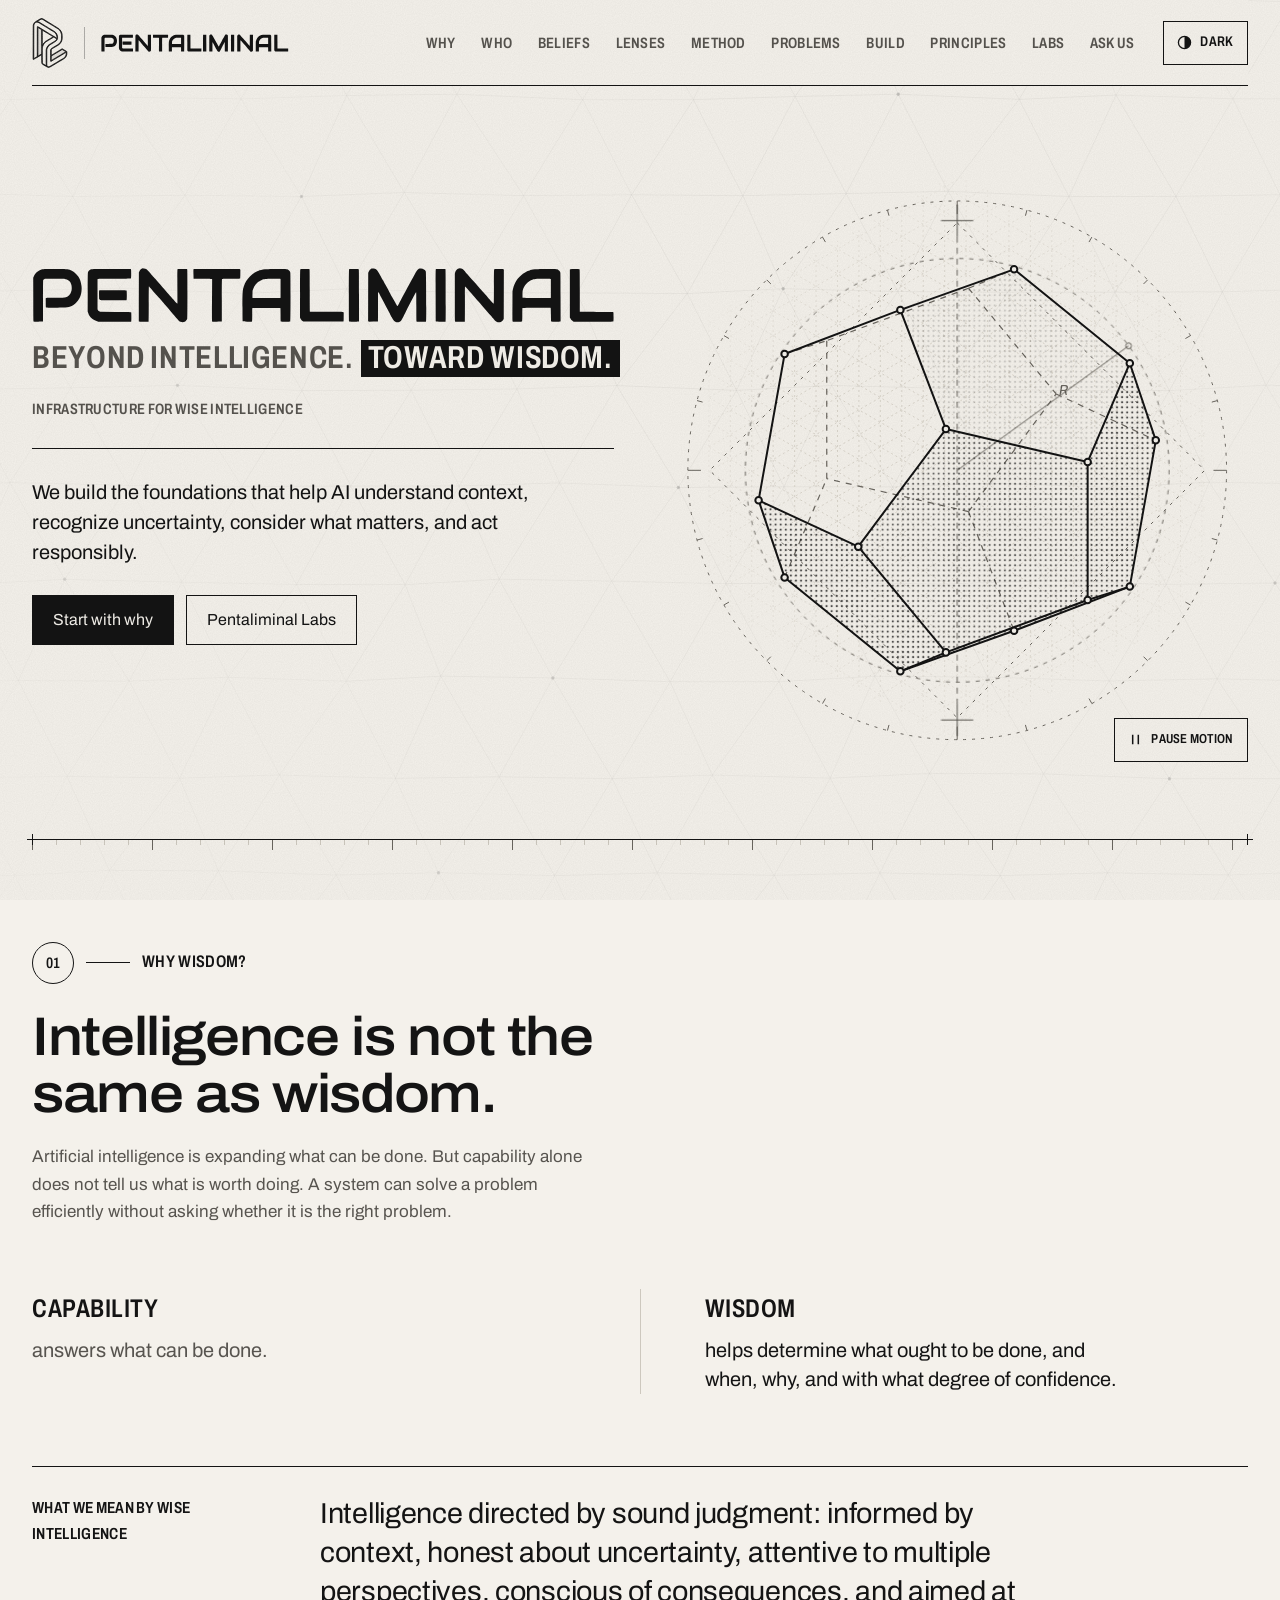
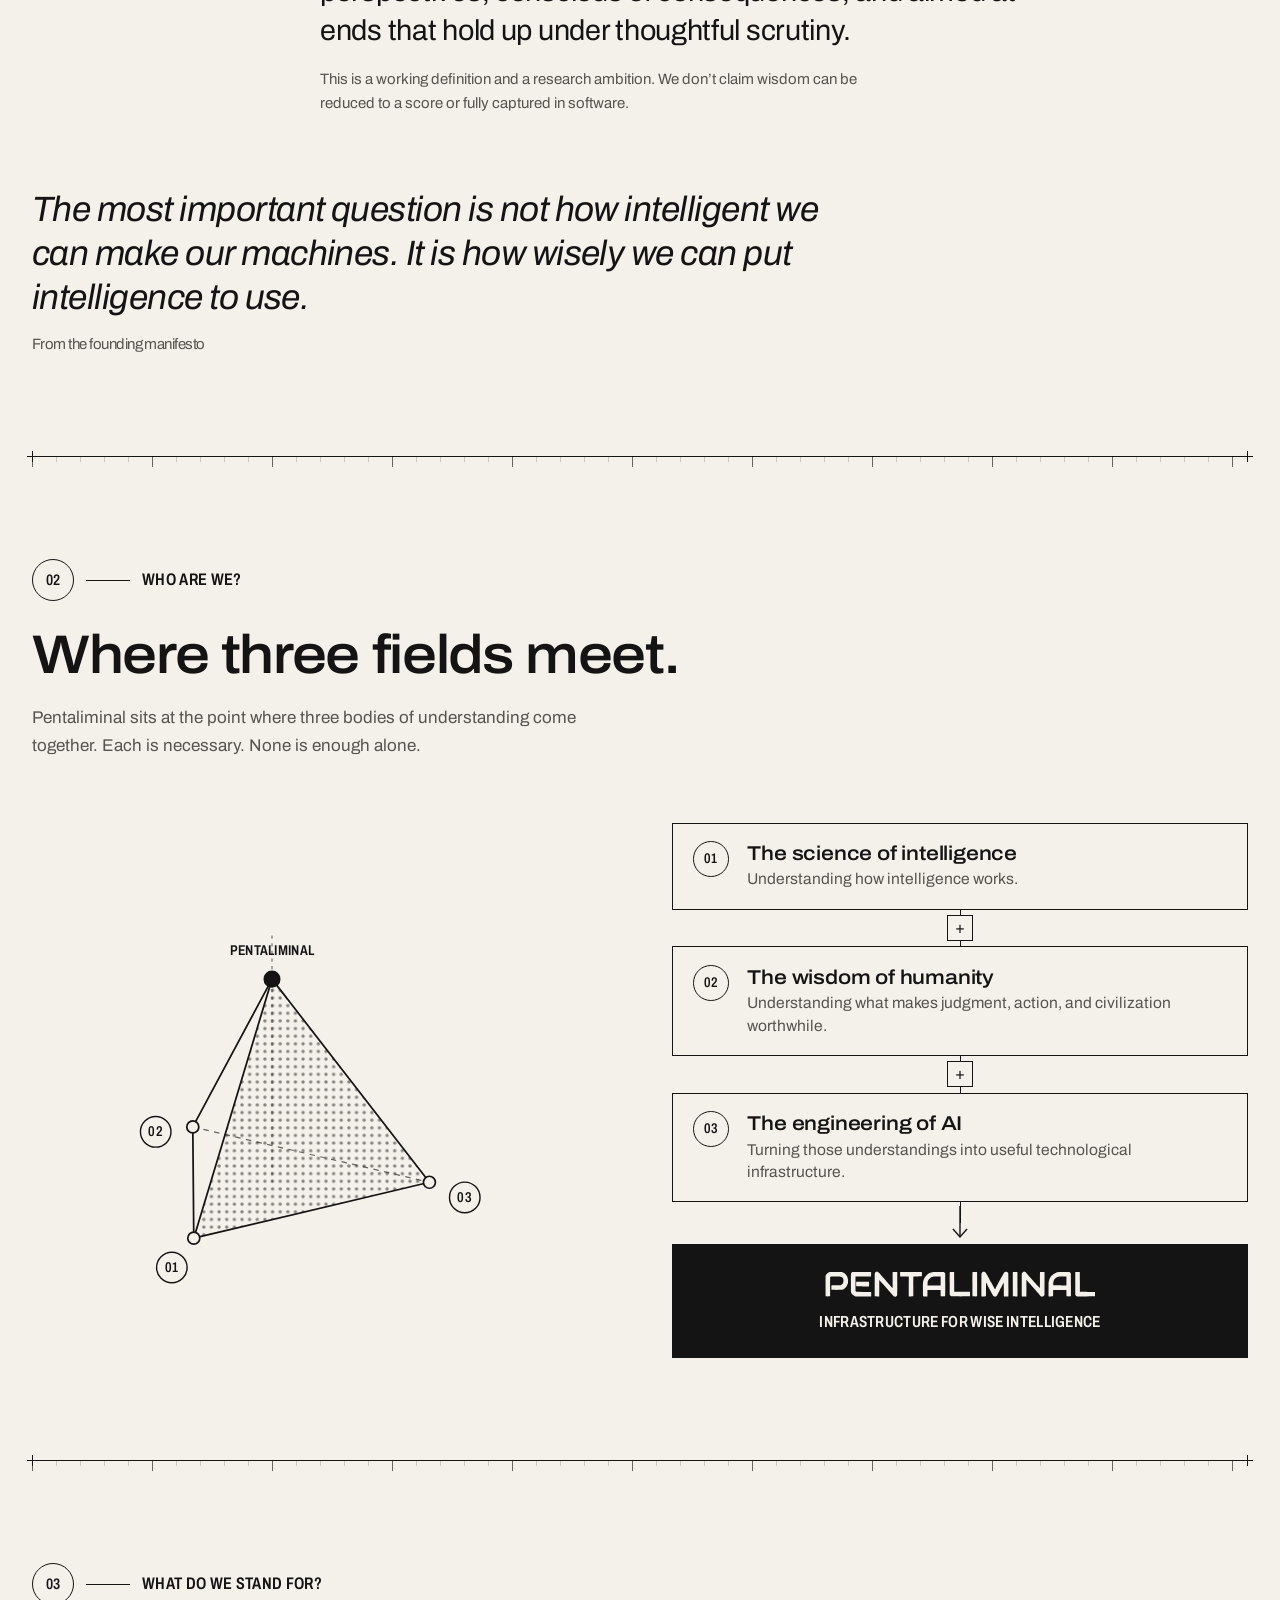
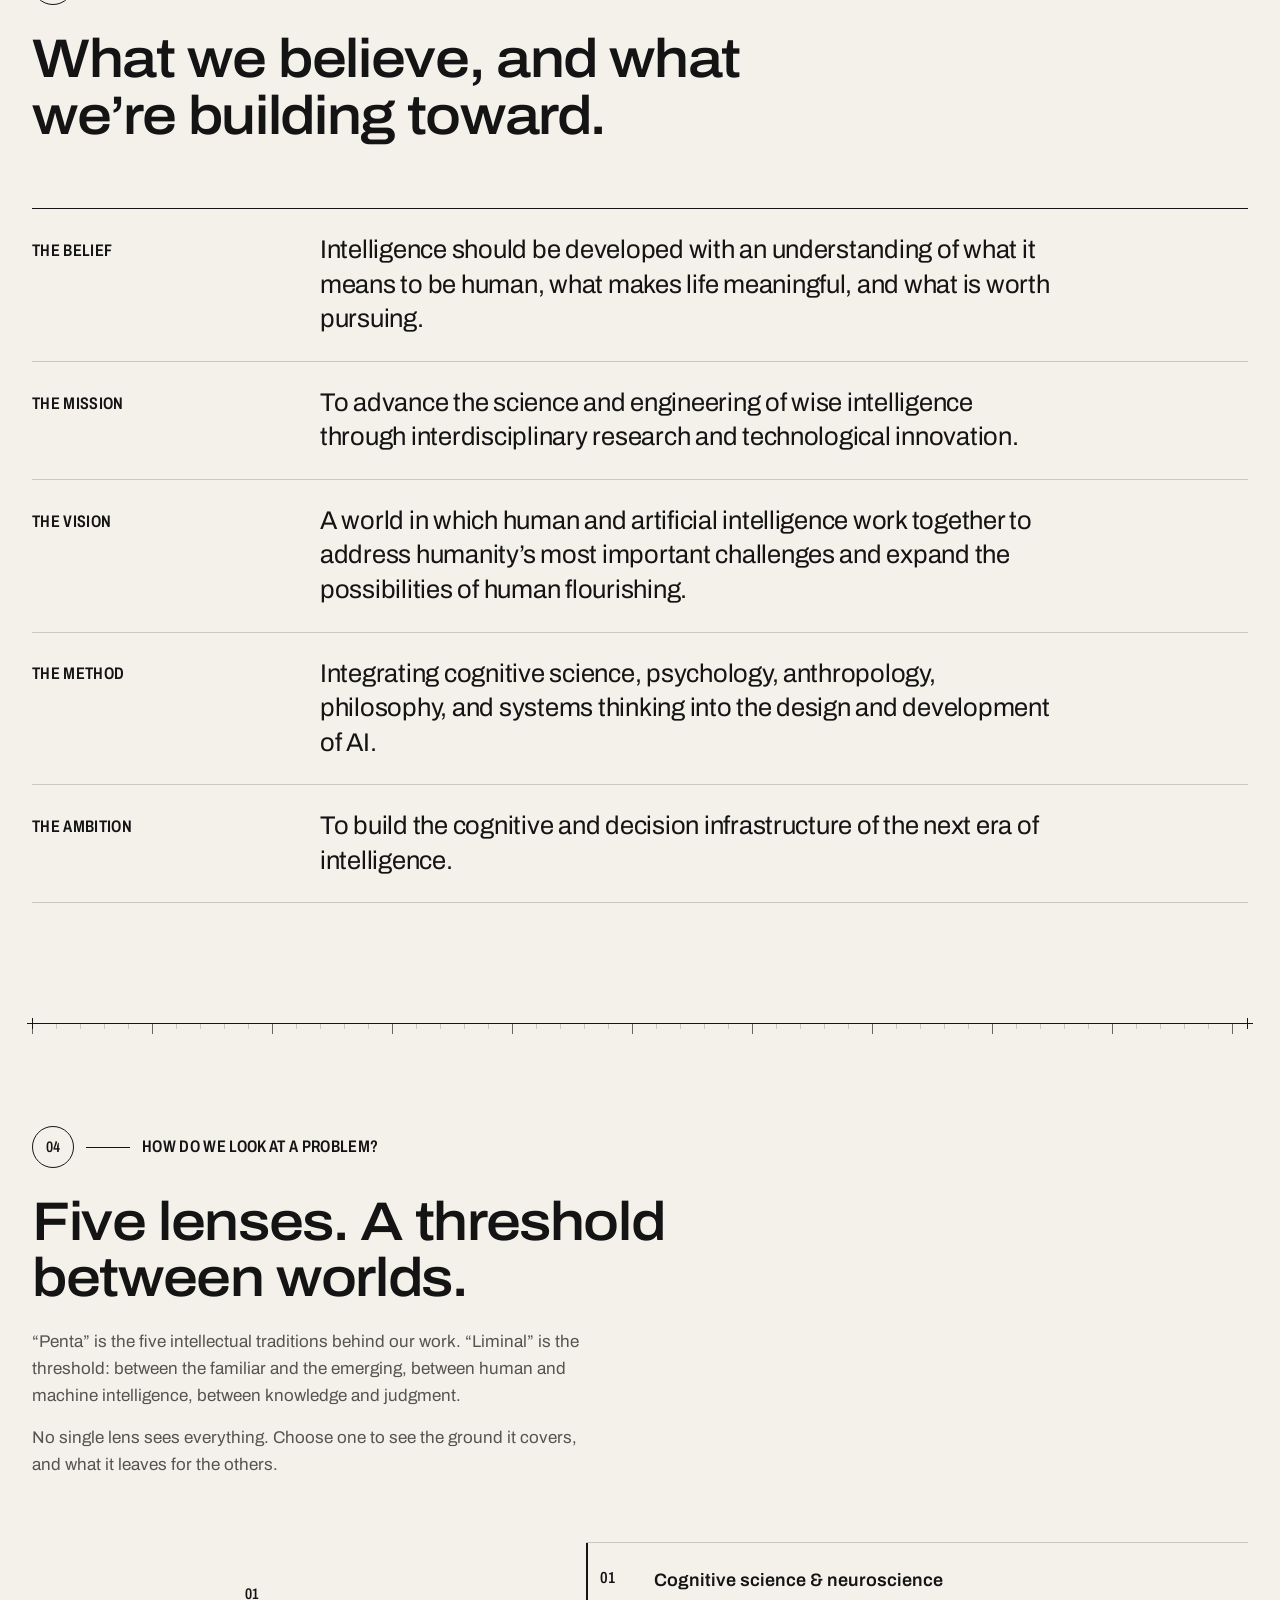
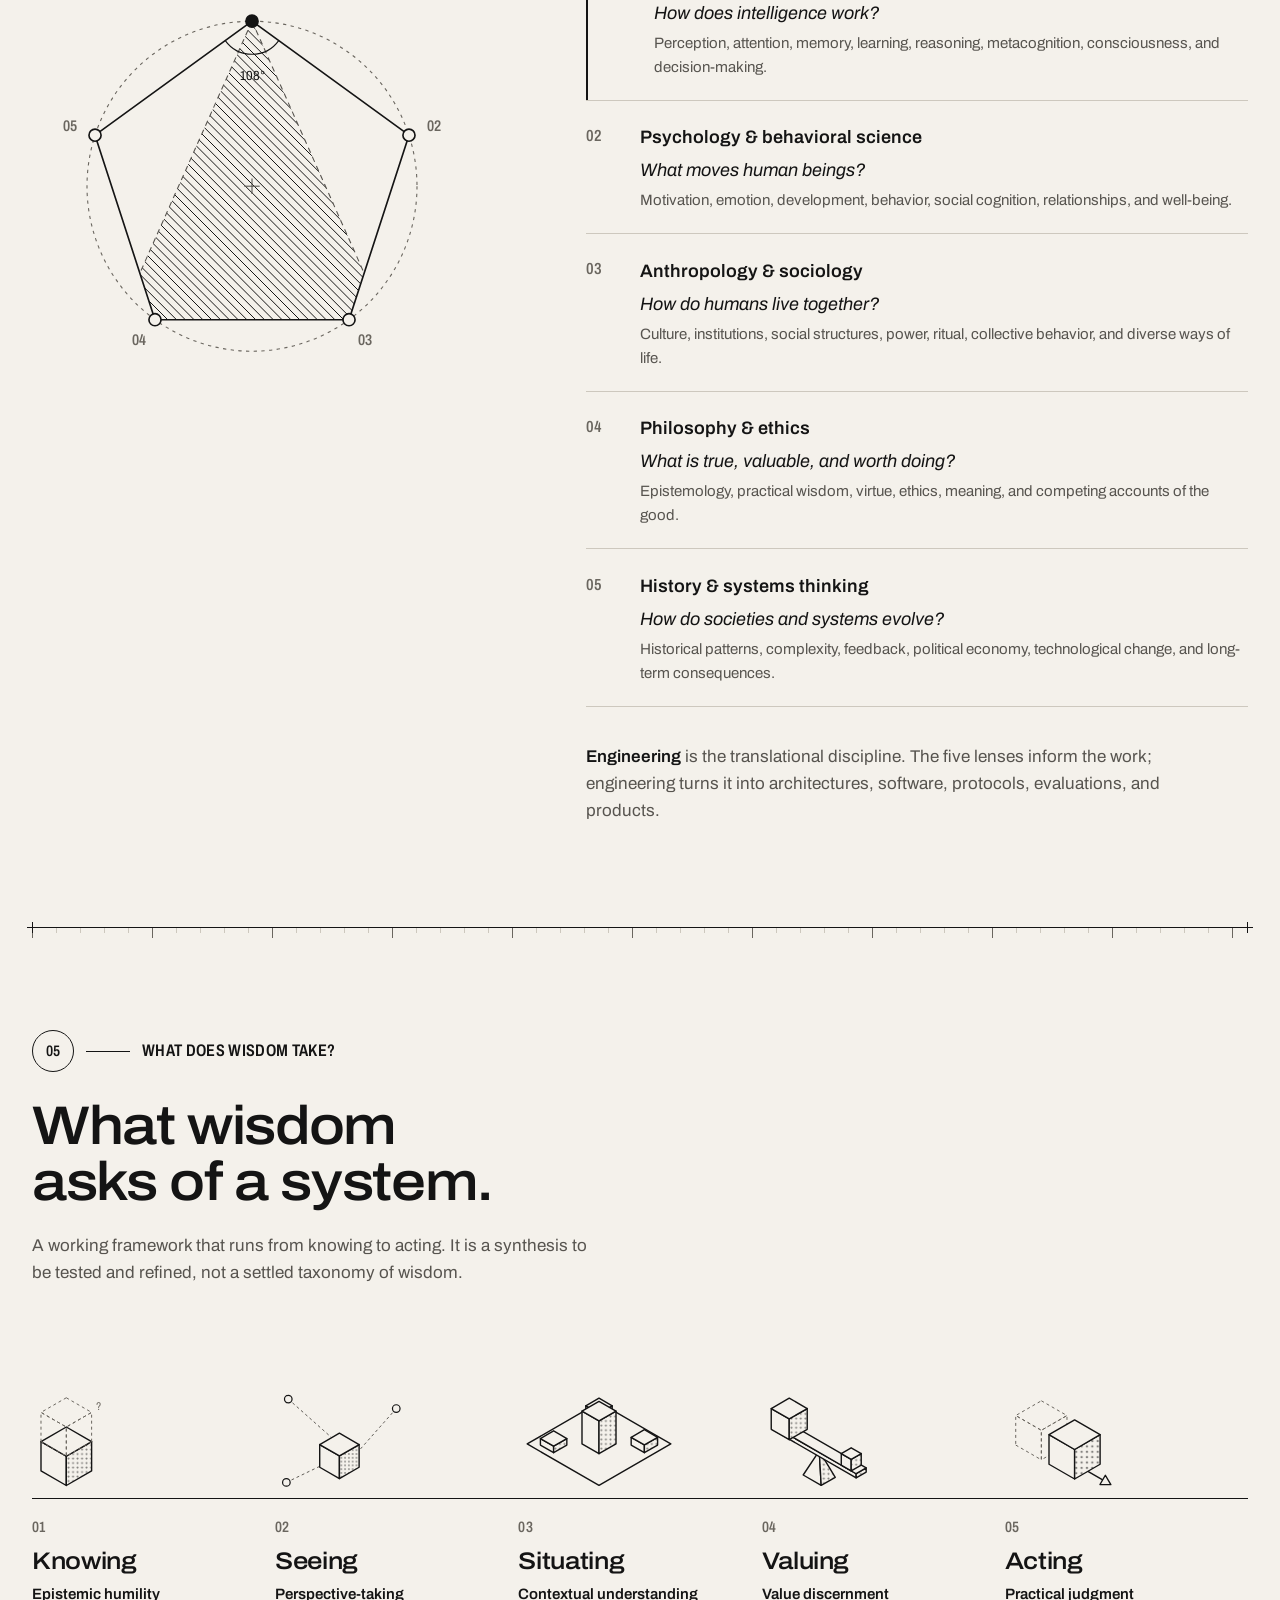
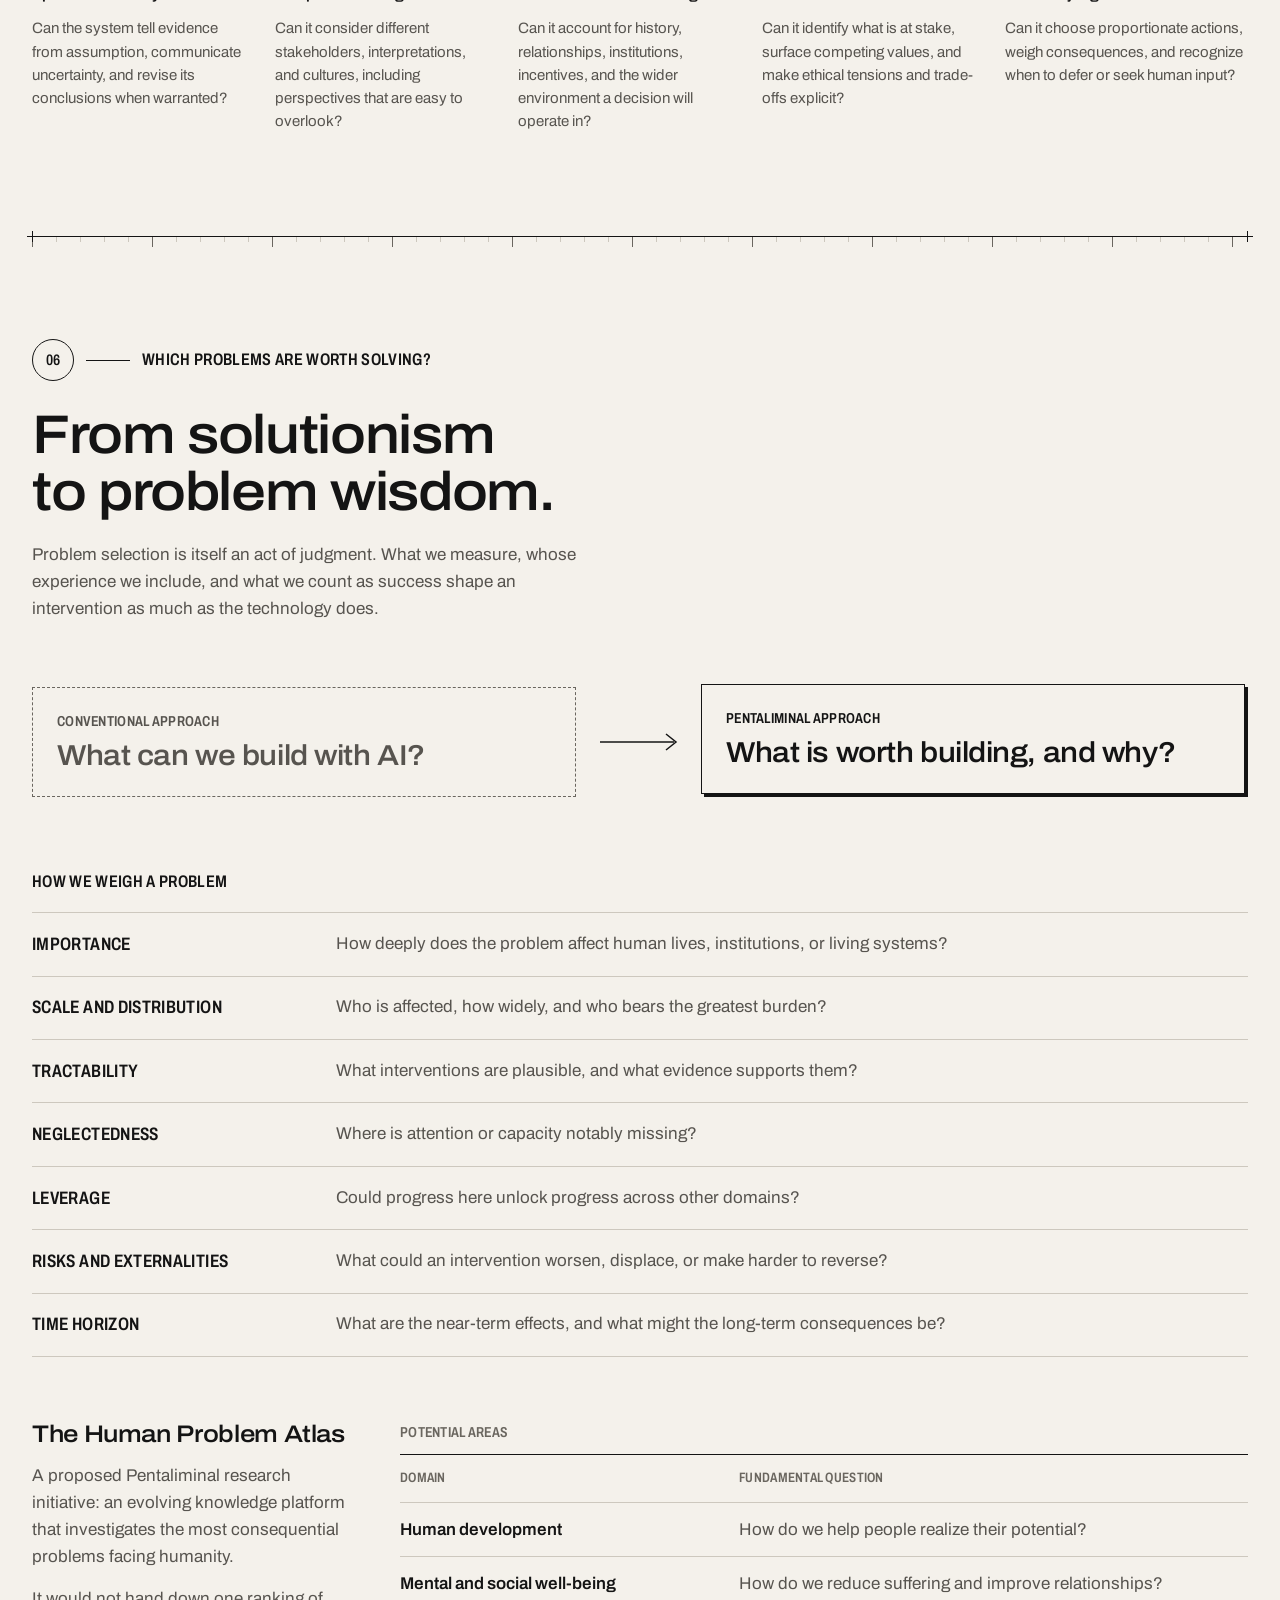
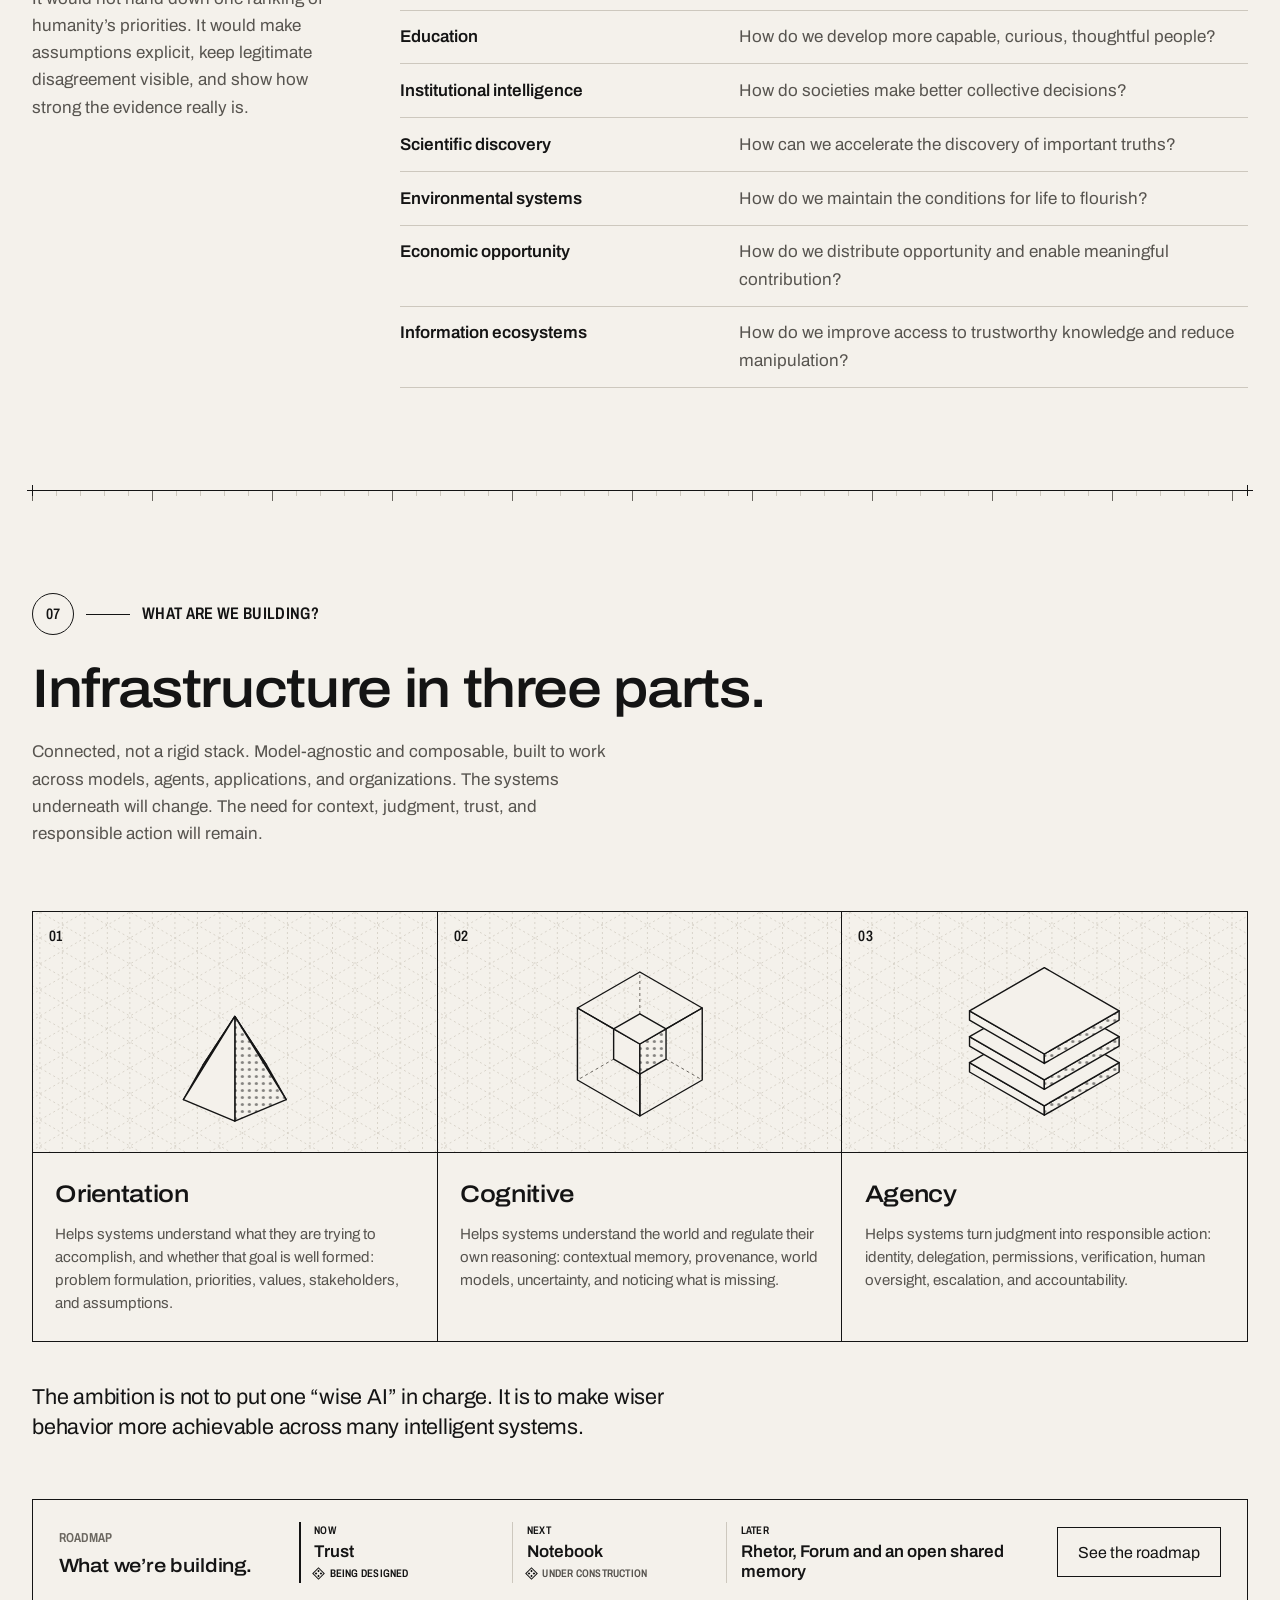
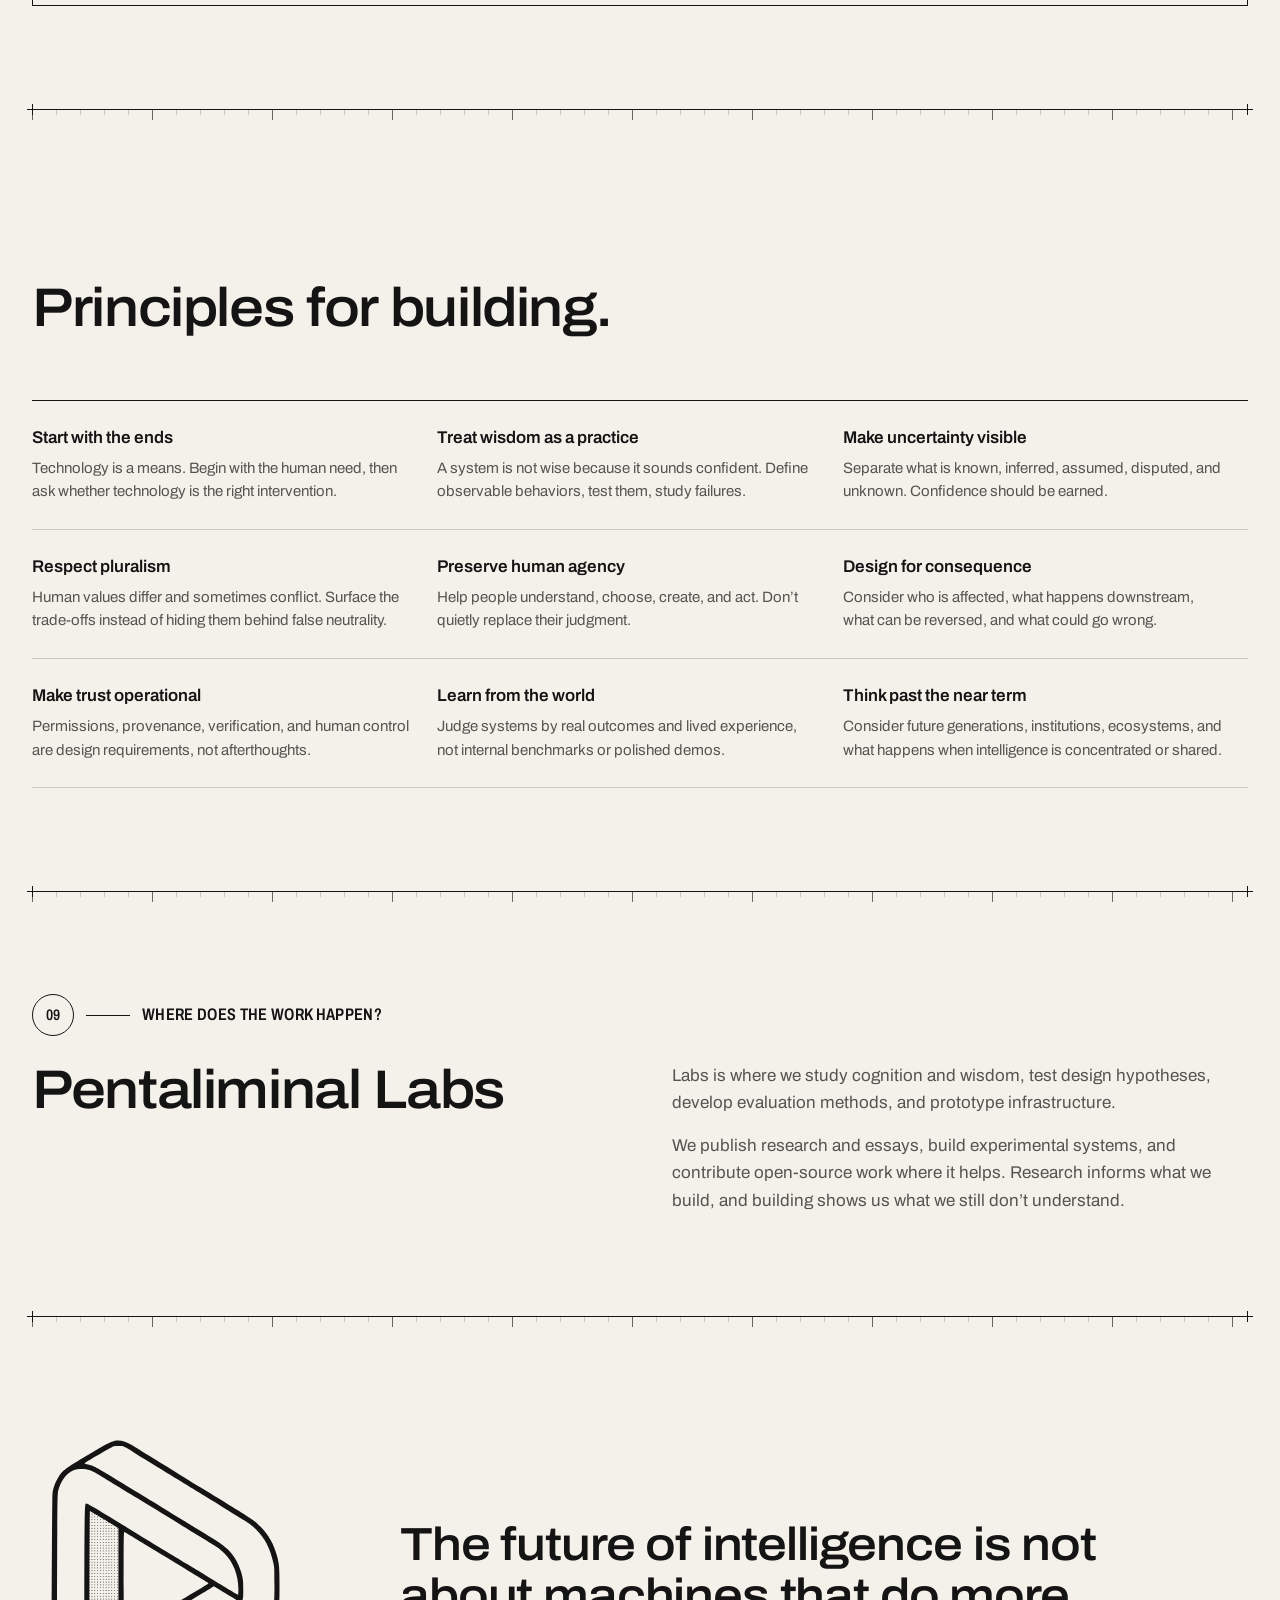
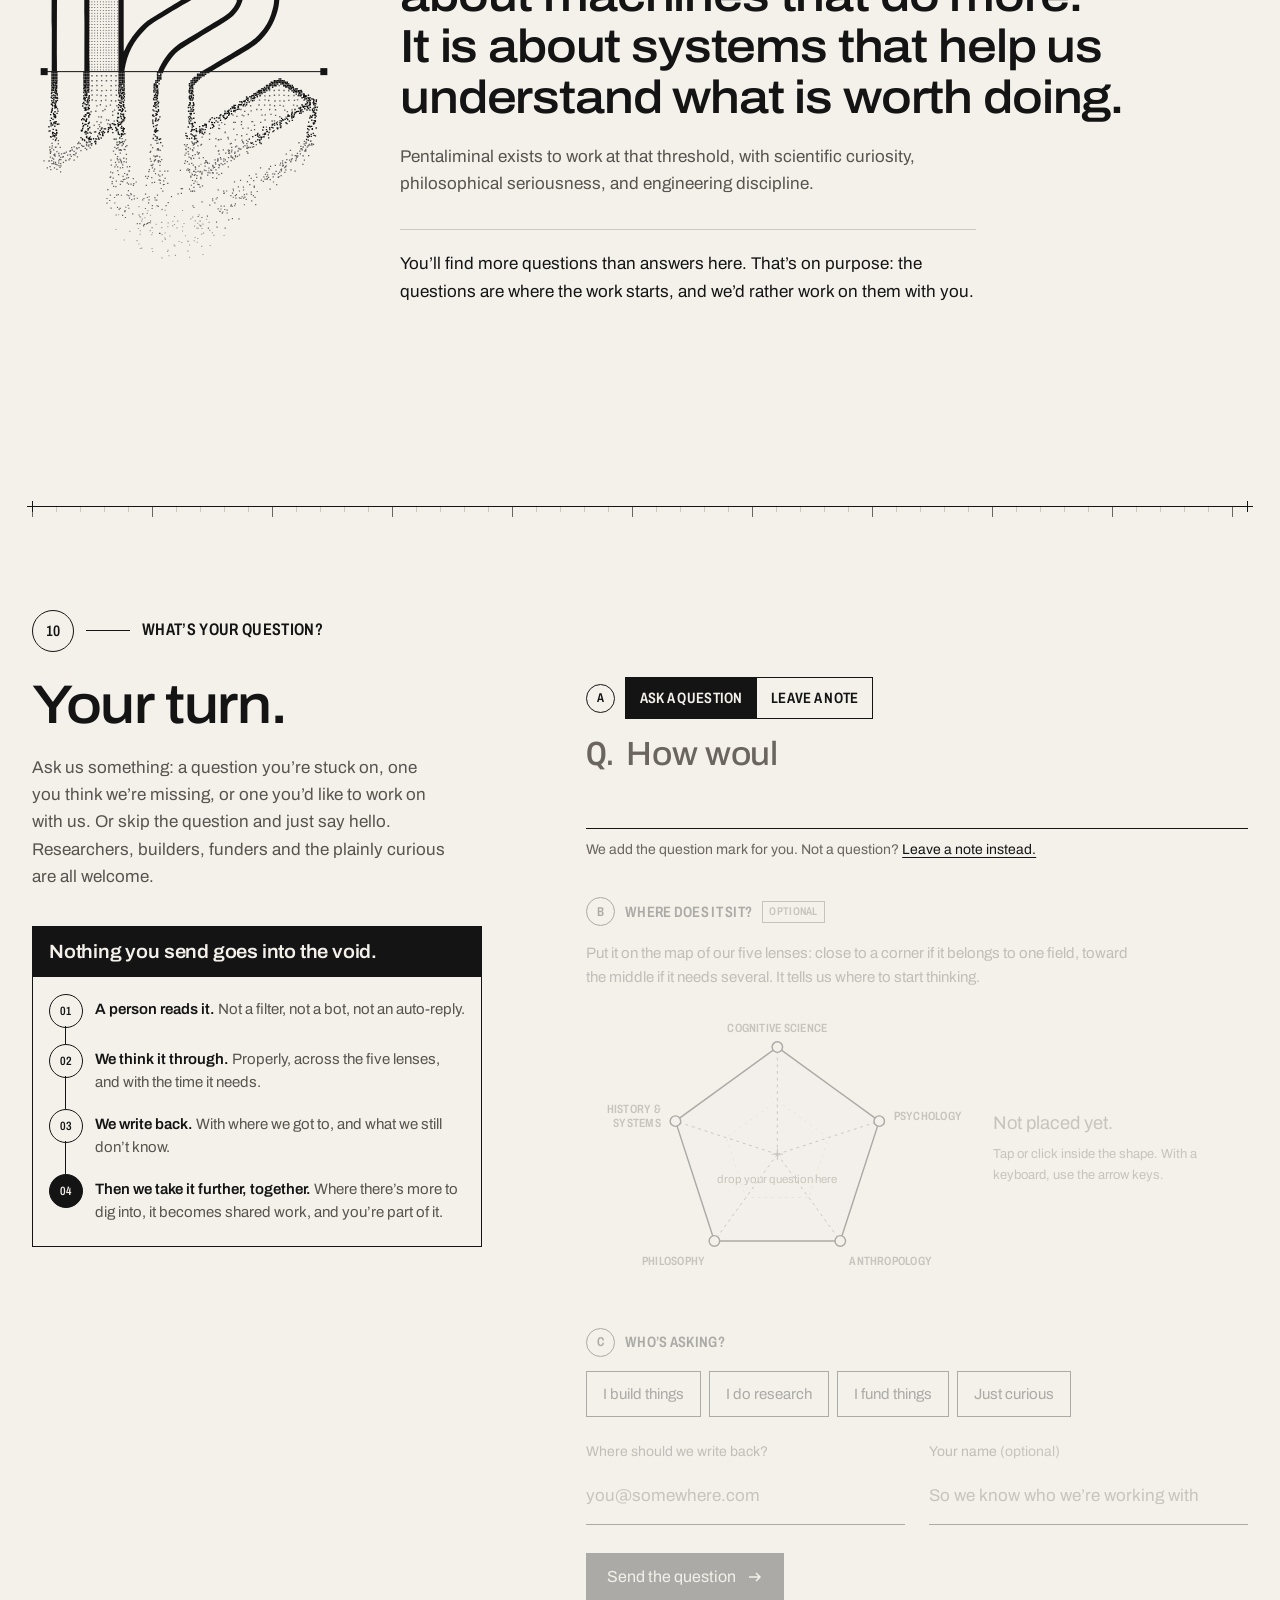
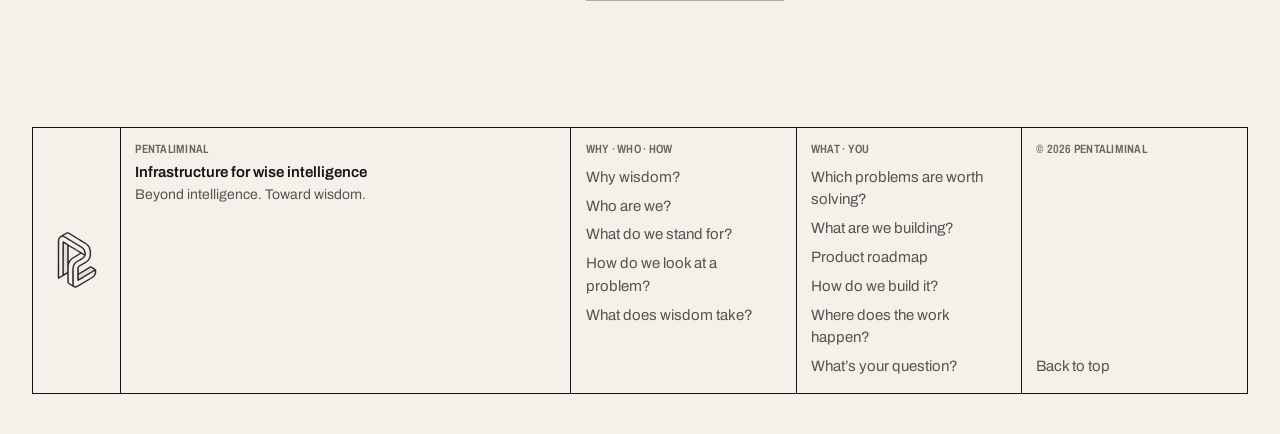
<file: docs/index.html>
<!doctype html>
<html lang="en">
<head>
<meta charset="utf-8">
<meta name="viewport" content="width=device-width, initial-scale=1, viewport-fit=cover">
<title>Pentaliminal: Infrastructure for wise intelligence</title>
<meta name="description" content="Pentaliminal advances the science and engineering of wise intelligence: infrastructure that helps AI understand context, recognize uncertainty, consider what matters, and act responsibly.">
<link rel="canonical" href="https://pentaliminal.ai/">
<meta name="color-scheme" content="light dark">
<meta name="theme-color" content="#f4f1eb" media="(prefers-color-scheme: light)">
<meta name="theme-color" content="#131312" media="(prefers-color-scheme: dark)">
<meta property="og:type" content="website">
<meta property="og:site_name" content="Pentaliminal">
<meta property="og:url" content="https://pentaliminal.ai/">
<meta property="og:title" content="Pentaliminal">
<meta property="og:description" content="Beyond intelligence. Toward wisdom. Infrastructure for wise intelligence.">
<meta property="og:image" content="https://pentaliminal.ai/assets/og-image.png">
<meta property="og:image:width" content="1200">
<meta property="og:image:height" content="630">
<meta property="og:image:alt" content="The Pentaliminal monogram and wordmark: Beyond intelligence. Toward wisdom.">
<meta name="twitter:card" content="summary_large_image">
<link rel="icon" href="assets/favicon.svg" type="image/svg+xml">
<link rel="icon" href="assets/favicon-32.png" sizes="32x32" type="image/png">
<link rel="apple-touch-icon" href="assets/apple-touch-icon.png">
<link rel="preload" href="assets/fonts/archivo-latin-wdth-normal.woff2" as="font" type="font/woff2" crossorigin>
<link rel="stylesheet" href="assets/styles.css">
<script>try{var r=document.documentElement,t=localStorage.getItem("pentaliminal-theme");if(t==="dark"||t==="light")r.setAttribute("data-theme",t);if(localStorage.getItem("pentaliminal-motion")==="paused")r.classList.add("motion-paused")}catch(e){}</script>
<script src="assets/main.js" defer></script>
<script type="application/ld+json">{"@context": "https://schema.org", "@type": "Organization", "name": "Pentaliminal", "url": "https://pentaliminal.ai/", "logo": "https://pentaliminal.ai/assets/monogram.svg", "slogan": "Beyond intelligence. Toward wisdom.", "description": "Pentaliminal advances the science and engineering of wise intelligence: infrastructure that helps AI understand context, recognize uncertainty, consider what matters, and act responsibly."}</script>
</head>
<body>
<!-- brand symbols and halftone patterns -->
<svg width="0" height="0" style="position:absolute" aria-hidden="true" focusable="false">
  <defs>
    <pattern id="ht" width="7" height="7" patternUnits="userSpaceOnUse"><circle class="htd" cx="3.5" cy="3.5" r="1.55"/></pattern>
    <pattern id="hts" width="4" height="4" patternUnits="userSpaceOnUse"><circle class="htd" cx="2" cy="2" r=".9"/></pattern>
    <symbol id="mono" viewBox="40 36 676 968">
      <path class="m-body" d="M344.0,990.0C335.6,989.0 331.5,987.3 319.0,980.0C281.8,958.2 271.6,952.2 253.5,941.7C232.9,929.8 228.7,926.5 225.0,919.3C219.5,908.6 219.7,910.6 219.1,825.6C218.6,756.7 218.3,746.6 217.0,745.8C215.9,745.0 208.2,749.2 186.0,762.5C169.8,772.3 137.4,791.6 114.0,805.5C90.6,819.4 68.8,832.4 65.5,834.4C59.4,838.0 56.7,838.7 54.1,837.1C52.9,836.3 52.8,789.0 53.4,510.3C53.8,313.0 54.5,181.3 55.1,176.4C56.9,160.7 66.2,139.2 76.5,126.7C83.1,118.7 90.4,113.4 116.0,98.2C126.7,91.9 145.6,80.6 158.0,73.2C181.6,59.0 197.3,51.0 205.2,49.1C218.7,45.9 233.2,49.3 250.0,59.7C253.6,61.9 276.1,75.8 300.0,90.5C323.9,105.2 353.9,123.7 366.5,131.5C379.1,139.4 403.4,154.3 420.5,164.7C552.0,245.2 550.1,243.9 565.0,258.9C585.5,279.5 598.8,303.6 606.6,333.7C611.2,351.8 612.0,362.2 612.0,403.4C612.0,437.0 611.8,443.2 610.0,453.3C604.8,483.9 589.4,514.5 568.5,535.6C557.9,546.3 551.3,551.2 529.7,564.3C512.5,574.6 503.1,580.2 459.5,605.8C418.5,629.8 409.4,636.5 403.2,647.0L400.5,651.5L400.2,704.6C400.0,747.5 400.2,757.9 401.2,758.8C402.2,759.6 404.5,758.7 410.5,755.1C460.6,725.3 476.0,716.1 491.0,707.0C500.6,701.1 527.2,685.1 550.0,671.4C572.8,657.8 596.2,643.7 601.9,640.3C607.6,636.8 613.2,634.0 614.3,634.0C615.4,634.0 619.7,636.2 623.9,638.8C628.1,641.4 647.3,653.0 666.7,664.5C700.1,684.4 702.0,685.7 702.6,688.9C703.0,690.7 703.0,702.6 702.7,715.4C702.1,739.6 700.9,748.5 696.0,763.1C689.2,783.3 675.6,802.8 659.2,815.8C656.3,818.1 643.9,825.9 631.7,833.1C619.5,840.4 599.1,852.5 586.5,860.0C573.9,867.5 547.8,883.1 528.5,894.5C509.2,905.9 477.1,925.1 457.0,937.0C396.9,972.8 385.9,979.1 376.5,983.6C364.1,989.4 354.7,991.2 344.0,990.0ZM236.3,557.5C248.1,533.5 267.2,509.8 288.5,492.8C292.4,489.7 327.4,468.0 366.5,444.6C405.6,421.1 438.3,401.1 439.3,400.1C441.1,398.3 441.1,398.2 438.3,396.2C436.8,395.1 424.0,387.2 410.0,378.7C396.0,370.2 360.6,348.7 331.5,330.9C236.1,272.7 229.8,269.0 228.3,270.2C226.5,271.7 226.4,566.0 228.2,567.8C230.0,569.6 231.2,568.0 236.3,557.5Z"/>
      <path class="m-shade" d="M400.7,860.2C399.2,858.5 399.0,854.1 399.0,815.8L399.0,773.2L401.8,770.8C403.3,769.6 451.6,740.2 509.2,705.7L613.8,642.8L649.7,664.4C669.5,676.2 686.2,686.6 687.0,687.4C688.0,688.7 688.0,689.3 687.0,690.5C686.3,691.4 661.8,706.4 632.6,723.9C603.4,741.4 565.3,764.3 548.0,774.7C530.7,785.1 491.8,808.4 461.5,826.5C431.2,844.6 405.6,859.9 404.4,860.7C402.6,861.8 402.1,861.8 400.7,860.2ZM143.4,774.9C141.5,772.8 141.5,765.5 141.7,496.7C141.9,228.9 142.0,220.6 143.8,218.7C145.6,216.9 146.4,217.3 176.5,235.5C193.5,245.7 209.9,255.7 212.9,257.8L218.5,261.5L219.1,496.0C219.5,701.0 219.4,730.7 218.2,732.3C216.7,734.0 213.4,736.1 171.0,761.7C143.3,778.5 145.7,777.4 143.4,774.9Z"/>
      <path class="m-ink" d="M344.0,992.0C335.6,991.0 331.5,989.3 319.0,982.0C281.7,960.1 271.5,954.2 253.4,943.6C232.1,931.4 227.0,927.2 223.1,919.5C217.5,908.2 217.6,911.0 217.3,825.8C217.1,781.9 216.5,747.0 216.0,747.0C215.6,747.0 202.0,754.9 185.8,764.6C169.7,774.3 137.4,793.6 114.0,807.5C90.6,821.4 68.8,834.4 65.5,836.4C58.8,840.4 56.5,840.8 53.1,838.3L50.7,836.7L51.4,510.6C51.8,313.0 52.5,181.3 53.1,176.4C55.0,160.4 64.3,138.9 74.8,126.3C82.4,117.3 90.4,111.5 115.0,96.8C126.3,90.1 145.6,78.6 158.0,71.2C181.6,57.0 197.3,49.0 205.2,47.1C218.7,43.9 233.2,47.3 250.0,57.7C253.6,59.9 276.1,73.8 300.0,88.5C323.9,103.2 353.9,121.7 366.5,129.5C379.1,137.4 403.4,152.3 420.5,162.7C553.2,243.9 549.9,241.7 566.0,257.9C587.5,279.6 600.7,303.0 608.6,333.7C613.2,351.8 614.0,362.2 614.0,403.4C614.0,437.0 613.8,443.2 612.0,453.3C606.7,484.5 591.4,514.5 569.5,536.6C557.8,548.3 551.7,552.9 529.7,566.3C512.5,576.6 503.1,582.2 459.5,607.8C418.5,631.8 410.9,637.3 405.2,647.0L402.5,651.5L402.2,704.9L401.9,758.2L405.2,756.2C407.0,755.1 412.6,751.9 417.5,749.0C422.4,746.0 443.4,733.5 464.0,721.1C484.6,708.7 506.0,695.9 511.5,692.6C517.0,689.3 537.9,676.8 558.0,664.7C612.1,632.1 612.2,632.0 614.4,632.0C615.6,632.0 617.9,632.9 619.5,634.0C621.1,635.1 640.7,646.9 662.9,660.2C693.3,678.5 703.5,685.1 704.2,687.0C704.8,688.5 705.0,698.9 704.7,714.0C704.3,733.4 703.7,740.4 702.1,747.6C696.9,771.2 687.4,789.8 672.3,805.7C662.2,816.3 656.5,820.4 631.9,835.0C619.6,842.3 599.1,854.5 586.5,862.0C573.9,869.5 547.8,885.1 528.5,896.5C509.2,907.9 477.1,927.1 457.0,939.0C396.9,974.8 385.9,981.1 376.5,985.6C364.1,991.4 354.7,993.2 344.0,992.0ZM361.0,978.5C369.8,976.2 373.8,974.0 437.5,936.0C450.1,928.4 471.3,915.8 484.5,908.0C497.7,900.1 513.9,890.5 520.5,886.5C527.1,882.5 550.5,868.6 572.5,855.5C651.8,808.4 650.7,809.1 661.0,798.9C676.0,784.0 687.7,759.6 690.9,736.6C692.1,728.4 692.4,701.0 691.4,701.0C690.6,701.0 678.0,708.4 637.5,732.8C586.5,763.5 527.6,798.8 489.5,821.5C453.1,843.1 420.0,863.0 405.7,871.6C400.8,874.6 396.0,877.0 394.9,877.0C393.9,877.0 392.1,876.1 391.0,875.0C389.0,873.0 389.0,872.3 389.2,762.2L389.5,651.5L391.7,645.6C394.5,638.3 400.7,630.0 406.8,625.5C411.5,622.0 434.3,608.3 494.0,573.0C544.6,543.1 551.9,537.9 565.6,522.2C579.9,505.9 587.7,492.5 594.0,473.0C601.0,451.6 601.5,446.7 601.5,401.0C601.5,360.8 601.4,360.4 598.7,347.9C591.2,312.6 577.3,286.1 555.1,264.3C543.1,252.6 544.2,253.3 475.0,211.0C454.9,198.8 434.0,185.9 428.5,182.5C423.0,179.1 409.3,170.7 398.0,163.8C386.7,156.9 371.9,147.8 365.0,143.5C354.0,136.7 323.8,118.2 282.2,92.6C274.9,88.2 262.3,80.3 254.2,75.2C246.1,70.1 236.6,64.5 233.0,62.7C226.9,59.7 225.8,59.5 216.0,59.5C206.2,59.5 205.0,59.7 198.5,62.8C194.7,64.6 177.8,74.3 161.1,84.3C133.4,100.9 131.0,102.6 133.6,103.2C135.2,103.6 139.7,104.6 143.5,105.5C154.5,108.1 164.1,113.2 201.8,136.4C221.2,148.3 249.5,165.6 264.7,174.9C280.0,184.1 305.3,199.6 321.0,209.2C336.7,218.8 361.2,233.9 375.5,242.7C389.8,251.5 406.7,261.8 413.0,265.6C464.5,297.0 473.7,303.1 484.0,312.8C502.5,330.1 516.4,355.4 522.2,382.3C524.0,390.9 524.4,395.7 524.4,413.0C524.5,431.5 524.3,434.3 522.2,441.5C517.7,457.1 507.2,472.7 494.2,483.3C484.6,491.1 472.8,498.5 414.0,533.5C386.1,550.1 370.9,560.0 363.1,566.4C345.3,581.1 325.5,612.8 320.4,634.9C316.0,653.4 316.0,652.8 316.0,799.1C316.0,951.2 315.9,949.6 321.6,962.0C328.3,976.7 343.6,983.1 361.0,978.5ZM306.5,957.2C305.7,955.1 304.7,949.1 304.1,943.8C302.6,930.7 302.6,668.3 304.0,654.1C308.0,615.2 331.3,573.4 361.3,551.4C364.7,548.9 391.6,532.4 421.0,514.8C450.4,497.2 477.8,480.3 481.8,477.2C492.1,469.4 500.4,460.0 505.0,450.7C507.2,446.3 509.0,442.2 509.0,441.6C509.0,441.0 502.6,436.6 494.8,432.0C486.9,427.3 474.0,419.5 466.1,414.7L451.7,405.9L439.1,413.6C432.2,417.8 403.6,435.0 375.5,451.8C295.8,499.4 295.9,499.3 281.0,514.1C254.1,540.7 237.9,572.5 231.3,611.5C229.3,623.1 228.5,749.9 229.8,842.5C230.9,921.9 229.0,914.9 252.9,928.9C259.3,932.7 274.2,941.4 286.0,948.3C297.8,955.3 307.6,961.0 307.6,961.0C307.7,961.0 307.2,959.3 306.5,957.2ZM461.5,823.5C491.8,805.4 530.7,782.1 548.0,771.7C565.3,761.3 603.2,738.5 632.2,721.1C661.3,703.7 685.0,689.3 685.0,689.0C685.0,688.7 669.0,678.9 649.4,667.2L613.8,645.8L508.1,709.3L402.5,772.8L402.2,816.0L402.0,859.2L404.2,857.8C405.5,857.0 431.2,841.6 461.5,823.5ZM132.0,493.9C132.5,180.7 132.1,202.0 137.9,202.0C140.9,202.0 173.8,221.4 227.0,254.5C234.4,259.1 326.4,315.1 357.5,334.0C363.6,337.7 375.7,345.1 384.5,350.5C393.3,355.9 404.8,362.9 410.0,366.0C415.2,369.2 430.1,378.2 443.0,386.0C498.2,419.6 511.1,427.2 511.8,426.5C512.2,426.1 512.4,419.5 512.4,411.7C512.0,377.4 499.6,346.3 477.6,324.4C466.2,313.0 464.4,311.8 418.0,283.5C405.6,275.9 386.5,264.2 375.5,257.5C324.2,226.1 290.0,205.2 261.0,187.5C243.7,176.9 223.4,164.6 216.0,160.0C208.6,155.4 197.6,148.7 191.5,145.0C185.4,141.3 176.0,135.5 170.5,132.1C149.8,119.1 141.1,116.0 124.6,115.9C110.6,115.8 103.7,118.2 92.7,126.8C81.9,135.3 72.6,150.6 67.9,167.5C65.7,175.4 65.6,176.5 64.9,271.5C64.6,324.3 64.2,469.9 64.1,595.1L64.0,822.7L97.8,802.6L131.5,782.4L132.0,493.9ZM171.0,758.7C182.8,751.6 198.1,742.3 204.9,738.2L217.3,730.6L216.7,683.6C216.3,657.7 216.0,552.3 216.0,449.5L216.0,262.5L211.2,259.6C187.3,244.9 145.7,220.0 145.5,220.2C144.8,220.9 144.2,636.9 144.7,702.7L145.3,773.9L147.4,772.8C148.6,772.2 159.2,765.9 171.0,758.7ZM234.4,557.4C246.2,533.3 266.4,508.4 288.5,490.8C292.4,487.7 324.5,467.8 360.0,446.5C446.6,394.5 439.5,399.0 437.2,397.4C436.1,396.7 423.9,389.2 409.9,380.7C395.9,372.2 360.0,350.3 330.0,332.0C274.1,297.9 234.4,273.8 231.0,272.0C229.0,270.9 229.0,272.2 229.0,419.1C229.0,500.6 229.2,567.1 229.5,566.8C229.8,566.5 232.0,562.3 234.4,557.4Z"/>
    </symbol>
    <symbol id="wordmark" viewBox="18 16 938 90">
      <path class="wm-ink" d="M257.5,104.3C255.3,103.5 253.9,102.0 244.2,90.7C241.3,87.3 235.6,80.7 231.5,76.0C227.5,71.4 223.4,66.7 222.5,65.7C221.7,64.7 219.8,62.6 218.5,61.2C216.2,58.7 214.3,56.5 209.0,50.3C206.3,47.1 206.4,47.2 206.2,47.4C206.1,47.5 206.0,60.0 206.0,75.2C206.0,90.5 205.9,103.2 205.8,103.5L205.6,104.0L198.0,104.0C192.3,104.0 190.3,103.9 190.1,103.6C190.0,103.4 189.9,85.5 190.0,64.0L190.1,24.9L190.6,23.7C191.7,21.3 193.0,19.7 194.5,19.0L196.1,18.2L198.2,18.4C201.7,18.7 203.3,19.8 206.9,24.1C208.6,26.2 210.3,28.2 210.7,28.7C211.2,29.1 212.6,30.7 213.8,32.2C215.1,33.6 218.3,37.2 220.9,40.2C231.2,51.9 237.3,58.8 242.1,64.4C247.4,70.6 251.2,74.7 251.7,74.7L252.2,74.7L252.1,47.7C252.0,28.4 252.1,20.5 252.3,20.0L252.7,19.3L260.2,19.3L267.6,19.3L268.0,20.0C268.4,20.7 268.4,96.3 268.0,98.8C267.7,100.6 265.7,103.2 263.9,104.1C262.0,105.0 259.4,105.1 257.5,104.3ZM603.9,104.6C602.4,104.2 600.1,102.1 599.2,100.3C598.9,99.7 598.2,98.4 597.7,97.5C597.1,96.6 596.0,94.5 595.1,92.8C594.3,91.2 592.2,87.3 590.6,84.2C588.9,81.0 586.9,77.2 586.1,75.7C585.3,74.1 583.3,70.5 581.8,67.7C580.3,64.8 578.4,61.2 577.7,59.6C576.9,58.0 576.1,56.7 575.8,56.7L575.3,56.7L575.3,80.2L575.2,103.8L567.8,103.9L560.4,104.0L559.9,103.5L559.3,102.9L559.4,64.0L559.5,25.1L560.7,22.8C561.5,21.2 562.2,20.2 563.3,19.5L564.7,18.5L567.1,18.5C571.7,18.5 573.6,20.1 577.6,27.3C580.9,33.3 581.7,34.8 583.6,37.9C584.4,39.3 585.0,40.5 585.0,40.5C585.0,40.6 586.3,43.0 588.0,45.9C589.6,48.8 591.9,53.0 593.1,55.3C595.8,60.4 596.9,62.4 600.5,68.7C602.0,71.3 603.9,74.7 604.6,76.2C605.4,77.8 606.2,79.0 606.5,79.0C606.7,79.0 607.9,77.0 609.2,74.6C610.4,72.2 611.7,69.6 612.1,69.0C613.0,67.5 621.1,52.4 623.2,48.3C624.2,46.6 626.5,42.2 628.5,38.7C630.5,35.1 633.1,30.3 634.3,28.0C638.7,19.9 639.7,18.9 643.5,18.5C647.1,18.0 651.3,20.4 652.3,23.2C652.9,25.0 653.3,102.8 652.7,103.5L652.3,104.0L645.0,104.0L637.7,104.0L637.3,103.4C637.1,102.9 637.0,94.9 637.0,79.7C637.0,65.5 636.9,56.6 636.7,56.5C636.5,56.4 635.6,57.9 634.6,59.9C632.9,63.3 629.9,69.0 625.3,77.8C624.3,79.9 621.6,85.1 619.3,89.5C613.6,100.8 613.0,101.7 612.0,102.9C610.2,104.7 607.0,105.4 603.9,104.6ZM767.0,104.5C765.2,103.7 763.9,102.5 761.6,99.7C759.2,96.7 756.8,94.0 748.5,84.7C745.2,80.9 740.0,75.0 737.1,71.6C734.1,68.1 730.4,63.9 728.9,62.2C724.1,56.9 723.2,55.9 719.5,51.6C717.5,49.2 715.7,47.4 715.5,47.4C715.3,47.5 715.2,56.2 715.3,75.1C715.3,90.3 715.3,103.0 715.2,103.3L715.0,104.0L707.3,104.0L699.7,104.0L699.3,103.4C699.1,102.9 699.0,90.3 699.0,64.7L699.0,26.8L699.5,25.0C700.5,21.6 702.4,19.4 705.2,18.5L707.0,18.0L709.1,18.5C711.1,19.0 713.2,20.3 714.4,21.9C716.3,24.2 720.4,29.0 730.0,39.8C732.3,42.4 735.7,46.3 737.7,48.5C739.6,50.7 743.0,54.6 745.3,57.2C747.6,59.7 750.5,63.0 751.6,64.3C755.8,69.3 761.4,75.3 761.7,75.1C761.9,75.0 762.0,62.6 762.0,47.5C762.0,26.7 762.1,20.0 762.4,19.7C762.7,19.4 764.8,19.3 769.9,19.3L777.0,19.3L777.5,19.9L778.0,20.4L777.9,59.9L777.8,99.5L776.8,101.2C775.1,103.8 772.8,105.0 769.7,105.0C768.8,105.0 767.7,104.7 767.0,104.5ZM20.4,103.6C20.1,103.3 20.0,92.8 20.0,68.3L19.9,33.5L20.6,31.8C22.0,28.4 23.7,26.1 26.5,23.8C28.9,21.9 32.0,20.3 34.2,19.7C36.0,19.2 71.5,19.2 74.8,19.7C80.2,20.5 84.3,22.7 88.9,27.1C94.1,32.1 96.0,36.1 97.5,45.2C98.2,49.0 98.0,54.1 97.2,58.4C95.5,67.2 89.6,75.0 82.0,78.9C79.0,80.3 76.3,81.0 71.5,81.3C66.7,81.6 40.7,81.5 40.4,81.1C40.2,81.0 40.1,77.7 40.1,73.6L40.0,66.3L40.8,66.0C41.4,65.8 47.2,65.7 55.5,65.7C64.1,65.7 70.0,65.5 71.1,65.3C76.4,64.2 80.3,60.2 81.5,54.4C82.8,48.1 81.4,41.6 78.0,38.6C76.3,37.0 75.0,36.4 72.2,35.6L69.8,35.0L54.3,35.0L38.8,35.0L37.5,35.6C36.4,36.1 36.1,36.5 35.9,37.3C35.8,37.9 35.7,53.1 35.7,71.0L35.7,103.6L35.1,103.8C34.8,103.9 31.5,104.0 27.7,104.0C22.4,104.0 20.7,103.9 20.4,103.6ZM121.8,103.0C116.6,101.2 112.5,98.1 110.2,94.2C109.7,93.4 109.0,91.6 108.5,90.1L107.6,87.5L107.7,56.7C107.7,32.6 107.8,25.6 108.1,24.6C108.9,22.4 110.6,20.8 113.2,19.8C113.9,19.5 122.4,19.4 145.5,19.4L176.9,19.3L177.3,19.8C177.9,20.5 177.8,34.4 177.2,34.7C177.0,34.9 165.1,35.0 150.7,35.0C134.8,35.0 124.3,35.1 124.0,35.3L123.5,35.6L123.5,59.9L123.5,84.2L124.0,85.4C124.4,86.2 125.0,86.8 126.2,87.4L127.8,88.2L152.5,88.3C169.5,88.3 177.3,88.5 177.6,88.7C177.9,89.0 178.0,90.7 178.0,96.0C178.0,99.8 177.9,103.2 177.8,103.5L177.6,104.0L151.2,104.0L124.8,104.0L121.8,103.0ZM308.0,103.1C307.8,102.6 307.7,90.4 307.9,69.1L308.1,35.8L307.6,35.4C307.2,35.1 303.5,35.0 292.6,34.9L278.2,34.8L278.0,27.8C277.9,24.0 277.9,20.5 278.1,20.1L278.3,19.3L315.4,19.3L352.6,19.3L353.1,19.9L353.6,20.5L353.5,27.3C353.5,31.1 353.4,34.4 353.2,34.6C353.0,34.9 349.7,35.0 338.7,35.0C328.1,35.0 324.4,35.1 324.1,35.4C323.8,35.7 323.7,43.8 323.7,69.7L323.7,103.6L323.1,103.8C322.8,103.9 319.4,104.0 315.5,104.0L308.3,104.0L308.0,103.1ZM357.4,103.5C357.1,103.2 357.0,97.3 357.0,81.7C357.0,56.8 357.2,53.5 359.2,47.2C361.1,41.3 364.4,35.9 368.9,31.5C376.4,24.1 382.4,21.2 393.0,19.8C398.0,19.2 427.0,19.1 429.1,19.7C429.9,20.0 431.1,20.8 432.0,21.7C433.3,22.9 433.7,23.6 434.0,25.0C434.5,27.5 434.5,103.0 433.9,103.6C433.4,104.2 419.3,104.2 418.7,103.6C418.4,103.3 418.3,100.4 418.3,92.8C418.3,86.1 418.2,82.3 418.0,82.2C417.5,81.9 373.4,81.9 373.0,82.2C372.7,82.3 372.6,85.7 372.7,92.7C372.7,100.5 372.7,103.1 372.3,103.5L371.9,104.0L364.8,104.0C359.2,104.0 357.7,103.9 357.4,103.5ZM455.0,103.6C453.4,103.0 451.4,101.0 450.5,99.2L449.6,97.4L449.7,58.8C449.7,31.6 449.8,20.1 450.1,19.8C450.3,19.4 452.1,19.3 457.5,19.3L464.6,19.3L465.0,20.0C465.2,20.4 465.3,31.7 465.3,54.3C465.3,72.8 465.4,88.0 465.6,88.1C465.7,88.1 477.8,88.1 492.4,88.2C513.4,88.2 519.1,88.3 519.5,88.7L520.0,89.1L520.0,96.1C520.0,101.2 519.9,103.3 519.6,103.6C519.1,104.1 456.3,104.1 455.0,103.6ZM528.7,103.6C528.2,103.1 528.1,21.0 528.7,20.0L529.0,19.3L536.4,19.3C541.8,19.3 544.0,19.4 544.3,19.7C544.6,20.0 544.7,29.9 544.7,61.9L544.7,103.6L544.1,103.8C543.1,104.2 529.2,104.0 528.7,103.6ZM668.7,103.7L668.2,103.4L668.1,62.0C668.0,33.7 668.1,20.4 668.3,20.0L668.7,19.3L676.2,19.3L683.7,19.3L684.0,20.1C684.3,21.0 684.5,102.6 684.2,103.4L683.9,104.0L676.5,104.0C672.5,104.0 668.9,103.8 668.7,103.7ZM792.0,103.1C791.7,102.5 791.7,94.8 791.8,78.7L791.9,55.2L792.6,52.0C793.8,46.4 795.7,41.8 798.8,37.1C800.5,34.5 805.7,29.3 809.3,26.6C811.9,24.7 816.8,22.0 817.8,22.0C818.1,22.0 818.8,21.8 819.4,21.5C821.1,20.8 823.4,20.3 827.7,19.8C832.6,19.2 861.9,19.1 863.7,19.7C865.0,20.2 867.5,22.0 868.2,23.2C868.5,23.6 868.9,24.6 869.0,25.2C869.2,25.9 869.3,43.8 869.3,65.0L869.4,103.4L868.9,103.7C868.2,104.2 854.4,104.1 854.1,103.6C854.0,103.4 853.8,98.5 853.8,92.7C853.7,84.5 853.6,82.2 853.3,81.9C852.8,81.6 808.6,81.8 808.0,82.1C807.8,82.3 807.7,85.5 807.7,92.8C807.7,100.4 807.6,103.3 807.3,103.6C807.0,103.9 804.8,104.0 799.6,104.0L792.3,104.0L792.0,103.1ZM889.3,103.3C887.6,102.5 885.7,100.4 885.0,98.7L884.3,97.3L884.3,58.7L884.3,20.0L885.0,19.7C885.9,19.2 899.4,19.2 899.9,19.7C900.2,20.0 900.3,28.1 900.3,54.0L900.3,87.9L901.1,88.1C901.6,88.2 913.4,88.3 927.5,88.3C941.6,88.3 953.4,88.4 953.7,88.5C954.6,88.8 954.7,89.7 954.7,96.7C954.7,101.3 954.6,103.3 954.3,103.6C954.0,103.9 946.4,104.0 922.2,104.0L890.5,104.0L889.3,103.3ZM128.0,69.2C127.6,69.0 127.0,68.5 126.6,68.0L126.0,67.2L125.9,60.8C125.9,55.8 125.9,54.3 126.3,53.9L126.7,53.3L148.3,53.3C164.6,53.3 170.0,53.4 170.3,53.7C170.8,54.2 170.8,68.2 170.3,69.0L170.0,69.5L149.4,69.6C133.5,69.6 128.7,69.6 128.0,69.2ZM417.8,65.8L418.3,65.6L418.3,50.5L418.3,35.3L417.5,35.1C417.1,35.0 411.6,35.0 405.3,35.1C393.3,35.3 392.1,35.4 388.0,37.0C381.9,39.3 376.3,45.1 374.2,51.3L373.2,54.2L373.1,59.6C373.0,62.6 373.0,65.2 373.1,65.5L373.3,66.0L395.3,66.0C407.4,66.0 417.5,65.9 417.8,65.8ZM853.1,65.8L853.7,65.6L853.7,50.5L853.7,35.4L853.1,35.2C852.8,35.1 847.8,35.0 841.9,35.0C829.8,35.0 826.5,35.3 822.5,37.0C816.1,39.7 810.8,45.8 808.7,52.8C808.2,54.7 808.0,56.2 808.0,60.2C808.0,63.0 808.0,65.5 808.2,65.6C808.4,66.0 852.2,66.2 853.1,65.8Z"/>
    </symbol>
  </defs>
</svg>


<a class="skip" href="#main">Skip to content</a>
<canvas class="bgmesh" id="bgmesh" aria-hidden="true"></canvas>
<div class="grain" aria-hidden="true"></div>
<div class="gauge" id="gauge" aria-hidden="true">
  <span class="gauge-part cap" data-part="Why"></span>
  <a tabindex="-1" href="#thesis"><span>01 Why wisdom?</span></a>
  <span class="gauge-part cap" data-part="Who"></span>
  <a tabindex="-1" href="#intersection"><span>02 Who are we?</span></a>
  <a tabindex="-1" href="#charter"><span>03 What do we stand for?</span></a>
  <span class="gauge-part cap" data-part="How"></span>
  <a tabindex="-1" href="#lenses"><span>04 How do we look at a problem?</span></a>
  <a tabindex="-1" href="#framework"><span>05 What does wisdom take?</span></a>
  <span class="gauge-part cap" data-part="What"></span>
  <a tabindex="-1" href="#problems"><span>06 Which problems are worth solving?</span></a>
  <a tabindex="-1" href="#infrastructure"><span>07 What are we building?</span></a>
  <a tabindex="-1" href="#principles"><span>08 How do we build it?</span></a>
  <a tabindex="-1" href="#labs"><span>09 Where does the work happen?</span></a>
  <span class="gauge-part cap" data-part="You"></span>
  <a tabindex="-1" href="#ask"><span>10 What’s your question?</span></a>
</div>

<div class="wrap" id="top">
  <header class="top">
    <a class="brand" href="#top" aria-label="Pentaliminal home">
      <svg class="mono" aria-hidden="true"><use href="#mono"/></svg>
      <span class="sep" aria-hidden="true"></span>
      <svg class="wm" viewBox="0 0 938 90" aria-hidden="true"><use href="#wordmark"/></svg>
    </a>
    <div class="hdr-r">
      <button class="hbtn menu-btn cap" id="menuBtn" type="button" aria-expanded="false" aria-controls="siteNav"><svg viewBox="0 0 16 16" aria-hidden="true"><path d="M2 4.5h12M2 8h12M2 11.5h12" fill="none" stroke="currentColor" stroke-width="1.4"/></svg><span class="hbtn-label">Menu</span></button>
      <nav class="nav cap" id="siteNav" aria-label="Sections">
      <a href="#thesis"><span class="nl-no">01</span><span class="nl-short">Why</span><span class="nl-q">Why wisdom?</span></a>
      <a href="#intersection"><span class="nl-no">02</span><span class="nl-short">Who</span><span class="nl-q">Who are we?</span></a>
      <a href="#charter"><span class="nl-no">03</span><span class="nl-short">Beliefs</span><span class="nl-q">What do we stand for?</span></a>
      <a href="#lenses"><span class="nl-no">04</span><span class="nl-short">Lenses</span><span class="nl-q">How do we look at a problem?</span></a>
      <a href="#framework"><span class="nl-no">05</span><span class="nl-short">Method</span><span class="nl-q">What does wisdom take?</span></a>
      <a href="#problems"><span class="nl-no">06</span><span class="nl-short">Problems</span><span class="nl-q">Which problems are worth solving?</span></a>
      <a href="#infrastructure"><span class="nl-no">07</span><span class="nl-short">Build</span><span class="nl-q">What are we building?</span></a>
      <a href="#principles"><span class="nl-no">08</span><span class="nl-short">Principles</span><span class="nl-q">How do we build it?</span></a>
      <a href="#labs"><span class="nl-no">09</span><span class="nl-short">Labs</span><span class="nl-q">Where does the work happen?</span></a>
      <a href="#ask" class="nav-ask"><span class="nl-no">10</span><span class="nl-short">Ask us</span><span class="nl-q">What’s your question?</span></a>
    </nav>
      <button class="hbtn theme-btn cap" id="themeBtn" type="button"><svg viewBox="0 0 16 16" aria-hidden="true"><circle cx="8" cy="8" r="6.5" fill="none" stroke="currentColor" stroke-width="1.4"/><path d="M8 1.5A6.5 6.5 0 0 1 8 14.5Z" fill="currentColor"/></svg><span class="hbtn-label">Dark</span></button>
    </div>
  </header>
  <div id="topSentinel" aria-hidden="true" style="height:1px;margin-bottom:-1px"></div>

  <main id="main">
    <div class="hero">
      <div class="hero-copy">
        <h1 class="sr">Pentaliminal</h1>
        <svg class="wm-big" viewBox="0 0 938 90" aria-hidden="true"><use href="#wordmark"/></svg>
        <p class="tagline cap"><span class="tl-a" data-fx="decode">Beyond intelligence.</span> <span class="tl-b" data-fx="label">Toward wisdom.</span></p>
        <p class="meta cap">Infrastructure for wise intelligence</p>
        <hr>
        <p class="lede">We build the foundations that help AI understand context, recognize uncertainty, consider what matters, and act responsibly.</p>
        <div class="actions">
          <a class="btn" href="#thesis">Start with why</a>
          <a class="btn ghost" href="#labs">Pentaliminal Labs</a>
        </div>
      </div>
      <figure class="construct" id="construct">
        <svg class="hf hf-base" viewBox="0 0 800 840" role="img" aria-label="A dodecahedron, the solid made of twelve pentagons, turning slowly on an isometric grid inside two orbiting construction rings, with its axis and the sphere it fits in marked."></svg>
        <button class="hbtn motion-btn cap" id="motionBtn" type="button" aria-pressed="false"><svg viewBox="0 0 16 16" aria-hidden="true"><path d="M5 3v10M11 3v10" fill="none" stroke="currentColor" stroke-width="1.6"/></svg><span class="hbtn-label">Pause motion</span></button>
      </figure>
    </div>

    <section id="thesis">
      <p class="label cap"><span class="no">01</span><span class="lead" aria-hidden="true"></span><span>Why wisdom?</span></p>
      <div class="head">
        <h2>Intelligence is not the same as wisdom.</h2>
        <p>Artificial intelligence is expanding what can be done. But capability alone does not tell us what is worth doing. A system can solve a problem efficiently without asking whether it is the right problem.</p>
      </div>
      <div class="split">
        <div class="can"><h3 class="cap">Capability</h3><p>answers what can be done.</p></div>
        <div class="rule" aria-hidden="true"></div>
        <div><h3 class="cap">Wisdom</h3><p>helps determine what ought to be done, and when, why, and with what degree of confidence.</p></div>
      </div>
      <div class="define">
        <h3 class="cap">What we mean by wise intelligence</h3>
        <div>
          <p class="big">Intelligence directed by sound judgment: informed by context, honest about uncertainty, attentive to multiple perspectives, conscious of consequences, and aimed at ends that hold up under thoughtful scrutiny.</p>
          <p class="note">This is a working definition and a research ambition. We don’t claim wisdom can be reduced to a score or fully captured in software.</p>
        </div>
      </div>
      <blockquote class="quote">
        The most important question is not how intelligent we can make our machines. It is how wisely we can put intelligence to use.
        <cite>From the founding manifesto</cite>
      </blockquote>
    </section>

    <section id="intersection">
      <p class="label cap"><span class="no">02</span><span class="lead" aria-hidden="true"></span><span>Who are we?</span></p>
      <div class="head">
        <h2>Where three fields meet.</h2>
        <p>Pentaliminal sits at the point where three bodies of understanding come together. Each is necessary. None is enough alone.</p>
      </div>
      <div class="meet">
        <figure class="meet-fig">
          <svg id="meetFig" viewBox="0 0 440 400" role="img" aria-label="A tetrahedron. Its three base corners are the science of intelligence, the wisdom of humanity and the engineering of AI. Their edges rise to meet at the top corner, Pentaliminal."></svg>
        </figure>
        <ol class="meet-list" id="meetList">
          <li class="field" data-v="1"><span class="mk cap">01</span><div><h3>The science of intelligence</h3><p>Understanding how intelligence works.</p></div></li>
          <li class="plus" aria-hidden="true"><span>+</span></li>
          <li class="field" data-v="2"><span class="mk cap">02</span><div><h3>The wisdom of humanity</h3><p>Understanding what makes judgment, action, and civilization worthwhile.</p></div></li>
          <li class="plus" aria-hidden="true"><span>+</span></li>
          <li class="field" data-v="3"><span class="mk cap">03</span><div><h3>The engineering of AI</h3><p>Turning those understandings into useful technological infrastructure.</p></div></li>
          <li class="arrow" aria-hidden="true"><svg viewBox="0 0 20 34"><line x1="10" y1="0" x2="10" y2="30"/><polyline points="3,23 10,31 17,23"/></svg></li>
          <li class="result" data-v="0">
            <svg class="wm" viewBox="0 0 938 90" role="img" aria-label="Pentaliminal"><use href="#wordmark"/></svg>
            <p class="cap">Infrastructure for wise intelligence</p>
          </li>
        </ol>
      </div>
    </section>

    <section id="charter">
      <p class="label cap"><span class="no">03</span><span class="lead" aria-hidden="true"></span><span>What do we stand for?</span></p>
      <div class="head">
        <h2>What we believe, and what we’re building toward.</h2>
      </div>
      <dl class="charter">
        <div><dt class="cap">The belief</dt><dd>Intelligence should be developed with an understanding of what it means to be human, what makes life meaningful, and what is worth pursuing.</dd></div>
        <div><dt class="cap">The mission</dt><dd>To advance the science and engineering of wise intelligence through interdisciplinary research and technological innovation.</dd></div>
        <div><dt class="cap">The vision</dt><dd>A world in which human and artificial intelligence work together to address humanity’s most important challenges and expand the possibilities of human flourishing.</dd></div>
        <div><dt class="cap">The method</dt><dd>Integrating cognitive science, psychology, anthropology, philosophy, and systems thinking into the design and development of AI.</dd></div>
        <div><dt class="cap">The ambition</dt><dd>To build the cognitive and decision infrastructure of the next era of intelligence.</dd></div>
      </dl>
    </section>

    <section id="lenses">
      <p class="label cap"><span class="no">04</span><span class="lead" aria-hidden="true"></span><span>How do we look at a problem?</span></p>
      <div class="head">
        <h2>Five lenses. A threshold between worlds.</h2>
        <p>“Penta” is the five intellectual traditions behind our work. “Liminal” is the threshold: between the familiar and the emerging, between human and machine intelligence, between knowledge and judgment.</p>
        <p>No single lens sees everything. Choose one to see the ground it covers, and what it leaves for the others.</p>
      </div>
      <div class="lens-grid">
        <div class="lens-fig">
          <svg id="lensFig" viewBox="0 0 400 420" role="img" aria-label="A pentagon in plan view. A hatched wedge shows the area the selected lens covers from its corner; the rest is left for the other lenses."></svg>
        </div>
        <div>
          <ul class="lenses" id="lensList">
            <li class="on" data-i="0"><span class="n cap" aria-hidden="true">01</span><div><h3><button class="lens-btn" type="button" aria-pressed="true">Cognitive science &amp; neuroscience</button></h3><p class="q">How does intelligence work?</p><p class="d">Perception, attention, memory, learning, reasoning, metacognition, consciousness, and decision-making.</p></div></li>
            <li data-i="1"><span class="n cap" aria-hidden="true">02</span><div><h3><button class="lens-btn" type="button" aria-pressed="false">Psychology &amp; behavioral science</button></h3><p class="q">What moves human beings?</p><p class="d">Motivation, emotion, development, behavior, social cognition, relationships, and well-being.</p></div></li>
            <li data-i="2"><span class="n cap" aria-hidden="true">03</span><div><h3><button class="lens-btn" type="button" aria-pressed="false">Anthropology &amp; sociology</button></h3><p class="q">How do humans live together?</p><p class="d">Culture, institutions, social structures, power, ritual, collective behavior, and diverse ways of life.</p></div></li>
            <li data-i="3"><span class="n cap" aria-hidden="true">04</span><div><h3><button class="lens-btn" type="button" aria-pressed="false">Philosophy &amp; ethics</button></h3><p class="q">What is true, valuable, and worth doing?</p><p class="d">Epistemology, practical wisdom, virtue, ethics, meaning, and competing accounts of the good.</p></div></li>
            <li data-i="4"><span class="n cap" aria-hidden="true">05</span><div><h3><button class="lens-btn" type="button" aria-pressed="false">History &amp; systems thinking</button></h3><p class="q">How do societies and systems evolve?</p><p class="d">Historical patterns, complexity, feedback, political economy, technological change, and long-term consequences.</p></div></li>
          </ul>
          <p class="engineering"><b>Engineering</b> is the translational discipline. The five lenses inform the work; engineering turns it into architectures, software, protocols, evaluations, and products.</p>
        </div>
      </div>
    </section>

    <section id="framework">
      <p class="label cap"><span class="no">05</span><span class="lead" aria-hidden="true"></span><span>What does wisdom take?</span></p>
      <div class="head">
        <h2>What wisdom asks of a system.</h2>
        <p>A working framework that runs from knowing to acting. It is a synthesis to be tested and refined, not a settled taxonomy of wisdom.</p>
      </div>
      <ol class="path" id="path">
        <li><div class="glyph" data-g="1" aria-hidden="true"></div><p class="step cap">01</p><h3>Knowing</h3><p class="k">Epistemic humility</p><p class="t">Can the system tell evidence from assumption, communicate uncertainty, and revise its conclusions when warranted?</p></li>
        <li><div class="glyph" data-g="2" aria-hidden="true"></div><p class="step cap">02</p><h3>Seeing</h3><p class="k">Perspective-taking</p><p class="t">Can it consider different stakeholders, interpretations, and cultures, including perspectives that are easy to overlook?</p></li>
        <li><div class="glyph" data-g="3" aria-hidden="true"></div><p class="step cap">03</p><h3>Situating</h3><p class="k">Contextual understanding</p><p class="t">Can it account for history, relationships, institutions, incentives, and the wider environment a decision will operate in?</p></li>
        <li><div class="glyph" data-g="4" aria-hidden="true"></div><p class="step cap">04</p><h3>Valuing</h3><p class="k">Value discernment</p><p class="t">Can it identify what is at stake, surface competing values, and make ethical tensions and trade-offs explicit?</p></li>
        <li><div class="glyph" data-g="5" aria-hidden="true"></div><p class="step cap">05</p><h3>Acting</h3><p class="k">Practical judgment</p><p class="t">Can it choose proportionate actions, weigh consequences, and recognize when to defer or seek human input?</p></li>
      </ol>
    </section>

    <section id="problems">
      <p class="label cap"><span class="no">06</span><span class="lead" aria-hidden="true"></span><span>Which problems are worth solving?</span></p>
      <div class="head">
        <h2>From solutionism to problem wisdom.</h2>
        <p>Problem selection is itself an act of judgment. What we measure, whose experience we include, and what we count as success shape an intervention as much as the technology does.</p>
      </div>
      <div class="shift">
        <div class="from"><p class="cap">Conventional approach</p><p class="qq">What can we build with AI?</p></div>
        <svg class="shift-arrow" viewBox="0 0 80 24" aria-hidden="true"><line x1="0" y1="12" x2="74" y2="12" pathLength="1"/><polyline points="66,4 76,12 66,20" pathLength="1"/></svg>
        <div class="to"><p class="cap">Pentaliminal approach</p><p class="qq">What is worth building, and why?</p></div>
      </div>

      <h3 class="sub cap">How we weigh a problem</h3>
      <ul class="criteria">
        <li><h4 class="cap">Importance</h4><p>How deeply does the problem affect human lives, institutions, or living systems?</p></li>
        <li><h4 class="cap">Scale and distribution</h4><p>Who is affected, how widely, and who bears the greatest burden?</p></li>
        <li><h4 class="cap">Tractability</h4><p>What interventions are plausible, and what evidence supports them?</p></li>
        <li><h4 class="cap">Neglectedness</h4><p>Where is attention or capacity notably missing?</p></li>
        <li><h4 class="cap">Leverage</h4><p>Could progress here unlock progress across other domains?</p></li>
        <li><h4 class="cap">Risks and externalities</h4><p>What could an intervention worsen, displace, or make harder to reverse?</p></li>
        <li><h4 class="cap">Time horizon</h4><p>What are the near-term effects, and what might the long-term consequences be?</p></li>
      </ul>

      <div class="atlas">
        <div class="atlas-head">
          <h3>The Human Problem Atlas</h3>
          <p>A proposed Pentaliminal research initiative: an evolving knowledge platform that investigates the most consequential problems facing humanity.</p>
          <p>It would not hand down one ranking of humanity’s priorities. It would make assumptions explicit, keep legitimate disagreement visible, and show how strong the evidence really is.</p>
        </div>
        <div class="atlas-table">
          <table>
            <caption class="cap">Potential areas</caption>
            <thead><tr><th class="cap" scope="col">Domain</th><th class="cap" scope="col">Fundamental question</th></tr></thead>
            <tbody>
              <tr><th scope="row">Human development</th><td>How do we help people realize their potential?</td></tr>
              <tr><th scope="row">Mental and social well-being</th><td>How do we reduce suffering and improve relationships?</td></tr>
              <tr><th scope="row">Education</th><td>How do we develop more capable, curious, thoughtful people?</td></tr>
              <tr><th scope="row">Institutional intelligence</th><td>How do societies make better collective decisions?</td></tr>
              <tr><th scope="row">Scientific discovery</th><td>How can we accelerate the discovery of important truths?</td></tr>
              <tr><th scope="row">Environmental systems</th><td>How do we maintain the conditions for life to flourish?</td></tr>
              <tr><th scope="row">Economic opportunity</th><td>How do we distribute opportunity and enable meaningful contribution?</td></tr>
              <tr><th scope="row">Information ecosystems</th><td>How do we improve access to trustworthy knowledge and reduce manipulation?</td></tr>
            </tbody>
          </table>
        </div>
      </div>
    </section>

    <section id="infrastructure">
      <p class="label cap"><span class="no">07</span><span class="lead" aria-hidden="true"></span><span>What are we building?</span></p>
      <div class="head">
        <h2>Infrastructure in three parts.</h2>
        <p>Connected, not a rigid stack. Model-agnostic and composable, built to work across models, agents, applications, and organizations. The systems underneath will change. The need for context, judgment, trust, and responsible action will remain.</p>
      </div>
      <ul class="planes">
        <li class="plane">
          <div class="art"><span class="idx cap">01</span><svg id="artOrientation" viewBox="0 0 300 240" preserveAspectRatio="xMidYMid meet" aria-hidden="true"></svg></div>
          <div class="body"><h3>Orientation</h3><p>Helps systems understand what they are trying to accomplish, and whether that goal is well formed: problem formulation, priorities, values, stakeholders, and assumptions.</p></div>
        </li>
        <li class="plane">
          <div class="art"><span class="idx cap">02</span><svg id="artCognitive" viewBox="0 0 300 240" preserveAspectRatio="xMidYMid meet" aria-hidden="true"></svg></div>
          <div class="body"><h3>Cognitive</h3><p>Helps systems understand the world and regulate their own reasoning: contextual memory, provenance, world models, uncertainty, and noticing what is missing.</p></div>
        </li>
        <li class="plane">
          <div class="art"><span class="idx cap">03</span><svg id="artAgency" viewBox="0 0 300 240" preserveAspectRatio="xMidYMid meet" aria-hidden="true"></svg></div>
          <div class="body"><h3>Agency</h3><p>Helps systems turn judgment into responsible action: identity, delegation, permissions, verification, human oversight, escalation, and accountability.</p></div>
        </li>
      </ul>
      <p class="aside">The ambition is not to put one “wise AI” in charge. It is to make wiser behavior more achievable across many intelligent systems.</p>
      <div class="rm-strip"><div class="rs-head"><p class="cap">Roadmap</p><h3>What we’re building.</h3></div><ol><li class="now"><span class="ph-no cap">Now</span><b>Trust</b><span class="st cap"><span class="dm" aria-hidden="true"></span>Being designed</span></li><li><span class="ph-no cap">Next</span><b>Notebook</b><span class="st cap"><span class="dm" aria-hidden="true"></span>Under construction</span></li><li><span class="ph-no cap">Later</span><b>Rhetor, Forum and an open shared memory</b></li></ol><a class="btn ghost" href="roadmap/">See the roadmap</a></div>
    </section>

    <section id="principles">
      <p class="label cap"><span class="no">08</span><span class="lead" aria-hidden="true"></span><span>How do we build it?</span></p>
      <div class="head"><h2>Principles for building.</h2></div>
      <div class="principles">
        <div><h3>Start with the ends</h3><p>Technology is a means. Begin with the human need, then ask whether technology is the right intervention.</p></div>
        <div><h3>Treat wisdom as a practice</h3><p>A system is not wise because it sounds confident. Define observable behaviors, test them, study failures.</p></div>
        <div><h3>Make uncertainty visible</h3><p>Separate what is known, inferred, assumed, disputed, and unknown. Confidence should be earned.</p></div>
        <div><h3>Respect pluralism</h3><p>Human values differ and sometimes conflict. Surface the trade-offs instead of hiding them behind false neutrality.</p></div>
        <div><h3>Preserve human agency</h3><p>Help people understand, choose, create, and act. Don’t quietly replace their judgment.</p></div>
        <div><h3>Design for consequence</h3><p>Consider who is affected, what happens downstream, what can be reversed, and what could go wrong.</p></div>
        <div><h3>Make trust operational</h3><p>Permissions, provenance, verification, and human control are design requirements, not afterthoughts.</p></div>
        <div><h3>Learn from the world</h3><p>Judge systems by real outcomes and lived experience, not internal benchmarks or polished demos.</p></div>
        <div><h3>Think past the near term</h3><p>Consider future generations, institutions, ecosystems, and what happens when intelligence is concentrated or shared.</p></div>
      </div>
    </section>

    <section id="labs">
      <p class="label cap"><span class="no">09</span><span class="lead" aria-hidden="true"></span><span>Where does the work happen?</span></p>
      <div class="labs">
        <div class="head"><h2>Pentaliminal Labs</h2></div>
        <div class="body">
          <p>Labs is where we study cognition and wisdom, test design hypotheses, develop evaluation methods, and prototype infrastructure.</p>
          <p>We publish research and essays, build experimental systems, and contribute open-source work where it helps. Research informs what we build, and building shows us what we still don’t understand.</p>
        </div>
      </div>
    </section>

    <section class="close">
      <div class="close-fig"><canvas class="dissolve" id="dissolve" tabindex="0" role="slider" aria-orientation="vertical" aria-valuemin="0" aria-valuemax="92" aria-valuenow="40" aria-valuetext="40% of the mark dissolved" aria-label="Threshold through the Pentaliminal monogram: below the line the mark breaks into dust"></canvas></div>
      <div>
        <h2>The future of intelligence is not about machines that do more. It is about systems that help us understand what is worth doing.</h2>
        <p>Pentaliminal exists to work at that threshold, with scientific curiosity, philosophical seriousness, and engineering discipline.</p>
        <p class="close-note">You’ll find more questions than answers here. That’s on purpose: the questions are where the work starts, and we’d rather work on them with you.</p>
      </div>
    </section>

    <section id="ask" class="ask" aria-labelledby="askTitle">
      <p class="label cap"><span class="no">10</span><span class="lead" aria-hidden="true"></span><span>What’s your question?</span></p>
      <div class="ask-grid">
        <div class="ask-intro">
          <h2 id="askTitle">Your turn.</h2>
          <p>Ask us something: a question you’re stuck on, one you think we’re missing, or one you’d like to work on with us. Or skip the question and just say hello. Researchers, builders, funders and the plainly curious are all welcome.</p>
          <div class="promise">
            <h3>Nothing you send goes into the void.</h3>
            <ol class="promise-path">
              <li><span class="pp-n cap" aria-hidden="true">01</span><p><b>A person reads it.</b> Not a filter, not a bot, not an auto-reply.</p></li>
              <li><span class="pp-n cap" aria-hidden="true">02</span><p><b>We think it through.</b> Properly, across the five lenses, and with the time it needs.</p></li>
              <li><span class="pp-n cap" aria-hidden="true">03</span><p><b>We write back.</b> With where we got to, and what we still don’t know.</p></li>
              <li><span class="pp-n cap" aria-hidden="true">04</span><p><b>Then we take it further, together.</b> Where there’s more to dig into, it becomes shared work, and you’re part of it.</p></li>
            </ol>
          </div>
        </div>

        <form class="ask-form" id="askForm" action="https://formsubmit.co/783e6483245d4136aafd0ce7d705c0b8" method="POST" data-endpoint="https://formsubmit.co/ajax/783e6483245d4136aafd0ce7d705c0b8" data-mail="">
          <div class="ask-step">
            <div class="ask-k cap"><span class="ask-n">A</span>
              <span class="ask-kinds" role="radiogroup" aria-label="What would you like to send?">
                <label><input type="radio" name="kind" value="question" checked><span>Ask a question</span></label>
                <label><input type="radio" name="kind" value="note"><span>Leave a note</span></label>
              </span>
            </div>
            <label class="sr" for="askQ" id="askQLabel">Your question</label>
            <div class="q-field">
              <span class="q-mark" aria-hidden="true">Q.</span>
              <div class="q-box">
                <div class="q-mirror" aria-hidden="true"><span class="q-text"></span><span class="q-tail">?</span></div>
                <textarea id="askQ" name="message" rows="1" maxlength="2000" required autocomplete="off" aria-describedby="askHint" placeholder="How would an AI know it’s out of its depth?"></textarea>
              </div>
            </div>
            <p class="ask-hint" id="askHint"><span class="hint-q">We add the question mark for you. Not a question? <button type="button" class="ask-switch" data-kind="note">Leave a note instead.</button></span><span class="hint-n" hidden>No question mark needed. “Hello” is a perfectly good note.</span></p>
          </div>

          <div class="ask-more" id="askMore">
            <fieldset class="ask-step ask-map">
              <legend class="ask-k cap"><span class="ask-n">B</span>Where does it sit? <span class="ask-opt">Optional</span></legend>
              <p class="ask-sub">Put it on the map of our five lenses: close to a corner if it belongs to one field, toward the middle if it needs several. It tells us where to start thinking.</p>
              <div class="map-wrap">
                <svg class="map" id="askMap" viewBox="0 0 400 300" tabindex="0" role="group" aria-roledescription="map" aria-label="The five lenses, one at each corner of a pentagon" aria-describedby="askMapHow askMapRead"></svg>
                <div class="map-side">
                  <p class="map-read" id="askMapRead" aria-live="polite">Not placed yet.</p>
                  <p class="map-how" id="askMapHow">Tap or click inside the shape. With a keyboard, use the arrow keys.</p>
                  <button type="button" class="map-clear" id="askMapClear" hidden>Take it off the map</button>
                </div>
              </div>
            </fieldset>

            <fieldset class="ask-step ask-who">
              <legend class="ask-k cap"><span class="ask-n">C</span>Who’s asking?</legend>
              <div class="ask-chips">
                <label><input type="radio" name="asking_as" value="Builder"><span>I build things</span></label>
                <label><input type="radio" name="asking_as" value="Researcher"><span>I do research</span></label>
                <label><input type="radio" name="asking_as" value="Funder"><span>I fund things</span></label>
                <label><input type="radio" name="asking_as" value="Curious"><span>Just curious</span></label>
              </div>
              <div class="ask-fields">
                <label class="ask-field"><span>Where should we write back?</span><input type="email" name="email" required autocomplete="email" inputmode="email" placeholder="you@somewhere.com"></label>
                <label class="ask-field"><span>Your name <i>(optional)</i></span><input type="text" name="name" autocomplete="name" placeholder="So we know who we’re working with"></label>
              </div>
              <input type="hidden" name="where_it_sits" id="askSits" value="">
              <input type="text" name="_honey" class="ask-honey" tabindex="-1" autocomplete="off" aria-hidden="true">
              <input type="hidden" name="_subject" value="New question from pentaliminal.ai">
              <input type="hidden" name="_template" value="table">
              <input type="hidden" name="_next" value="https://pentaliminal.ai/#ask">
              <div class="ask-send">
                <button class="btn" type="submit"><span class="ask-send-label">Send the question</span><svg viewBox="0 0 16 16" aria-hidden="true"><path d="M2 8h11M9 4l4 4-4 4" fill="none" stroke="currentColor" stroke-width="1.5"/></svg></button>
                <p class="ask-status" id="askStatus" role="status" aria-live="polite"></p>
              </div>
            </fieldset>
          </div>
        </form>

        <div class="ask-done" id="askDone" hidden tabindex="-1">
          <div class="ticket">
            <div class="t-head"><span class="cap" id="askKind">Question received</span><span class="cap t-open">Status: open</span></div>
            <p class="t-q" id="askEcho"></p>
            <ol class="t-steps" aria-label="What happens next">
              <li class="on"><span>Received</span></li>
              <li><span>Read by a person</span></li>
              <li><span>Thought through</span></li>
              <li><span>Explored together</span></li>
            </ol>
            <div class="t-foot"><span class="cap">From</span><span id="askFrom"></span><span class="cap">Reply to</span><span id="askTo"></span><span class="cap t-sits-k" hidden>Sits</span><span id="askSitsEcho" class="t-sits" hidden></span></div>
          </div>
          <p class="ask-after" id="askAfter">Thank you. A person will read it and think it through, then write back. If there’s more to explore, we explore it with you.</p>
          <button class="btn ghost" type="button" id="askAgain">Ask another</button>
        </div>
      </div>
    </section>
  </main>
</div>

<footer>
  <div class="wrap">
    <div class="tblock">
      <div class="tb-mark"><svg class="mono" aria-hidden="true"><use href="#mono"/></svg></div>
      <div class="tb-wide"><span class="cap">Pentaliminal</span><b>Infrastructure for wise intelligence</b><i>Beyond intelligence. Toward wisdom.</i></div>
      <div><span class="cap">Why · Who · How</span><nav aria-label="Why · Who · How"><a href="#thesis">Why wisdom?</a><a href="#intersection">Who are we?</a><a href="#charter">What do we stand for?</a><a href="#lenses">How do we look at a problem?</a><a href="#framework">What does wisdom take?</a></nav></div>
      <div><span class="cap">What · You</span><nav aria-label="What · You"><a href="#problems">Which problems are worth solving?</a><a href="#infrastructure">What are we building?</a><a href="roadmap/">Product roadmap</a><a href="#principles">How do we build it?</a><a href="#labs">Where does the work happen?</a><a href="#ask">What’s your question?</a></nav></div>
      <div class="tb-end"><span class="cap">© 2026 Pentaliminal</span><nav aria-label="More"><a href="#top">Back to top</a></nav></div>
    </div>
  </div>
</footer>

</body>
</html>
</file>
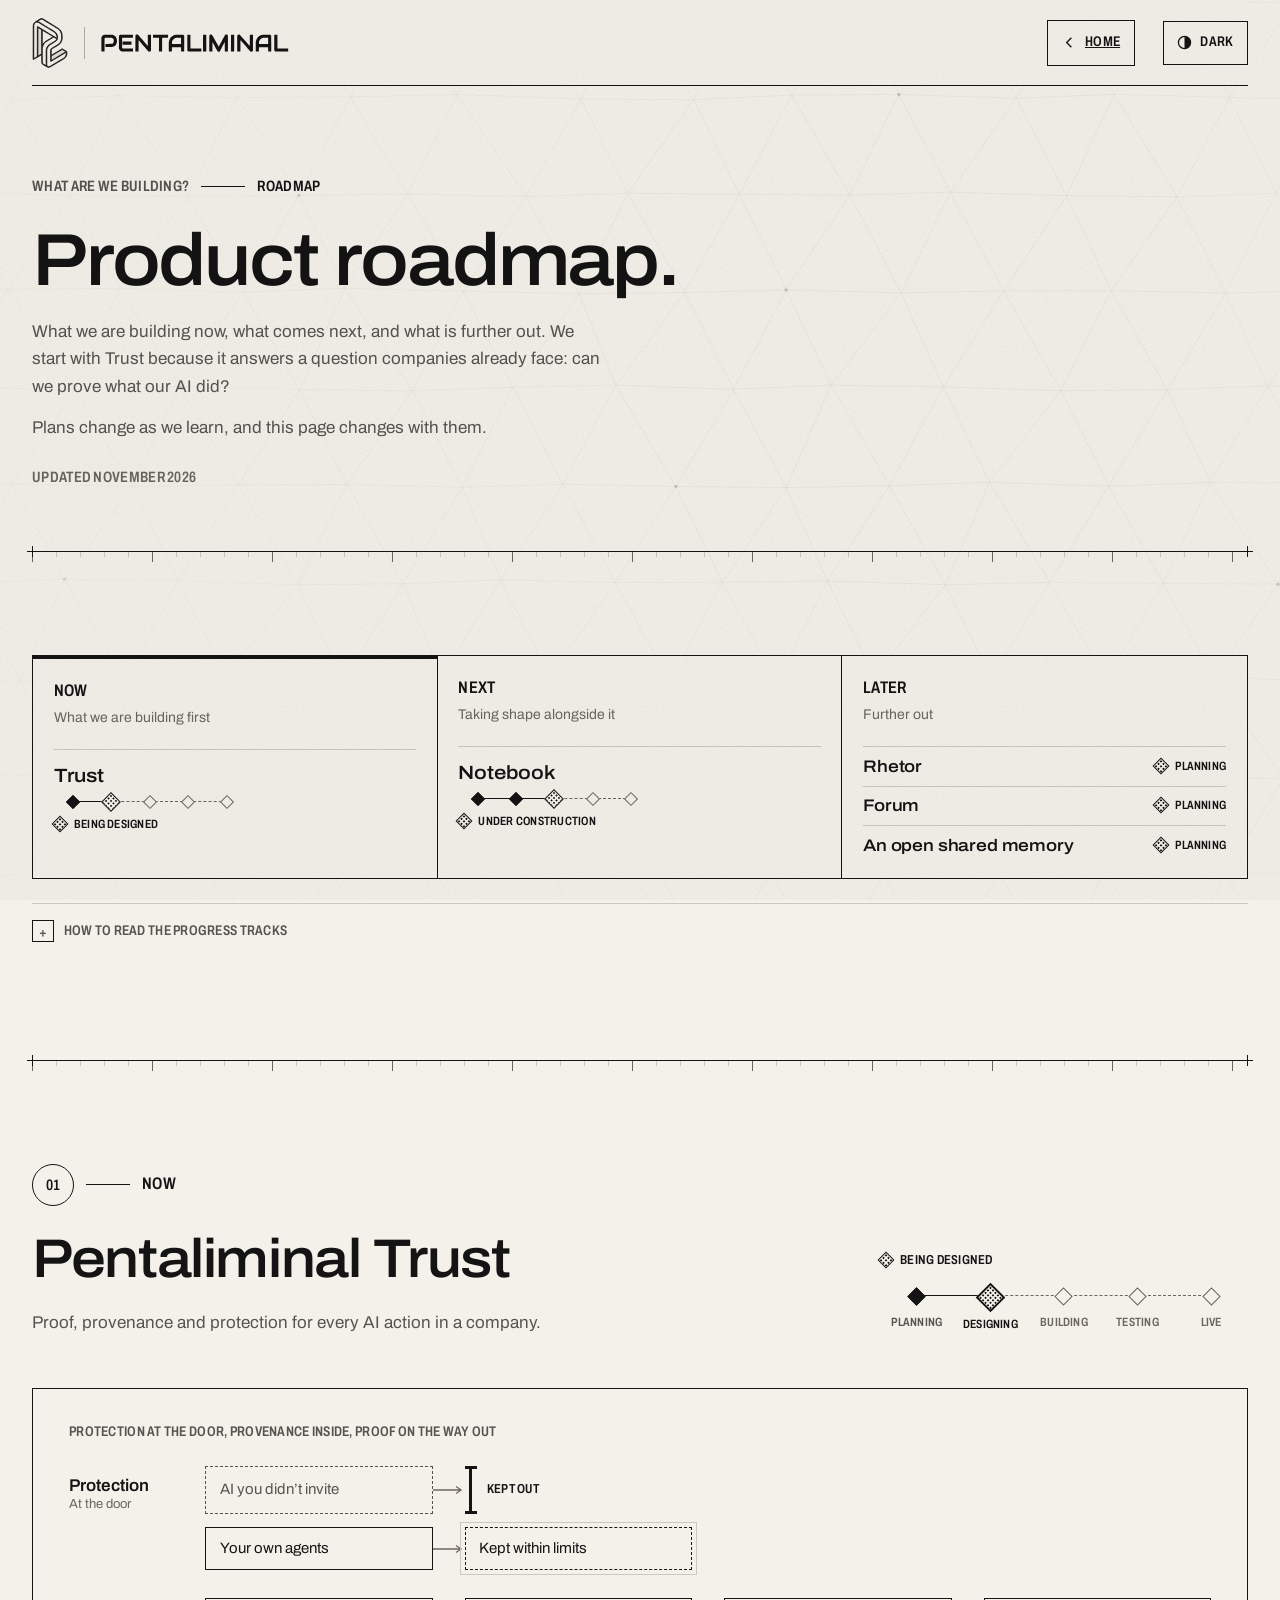
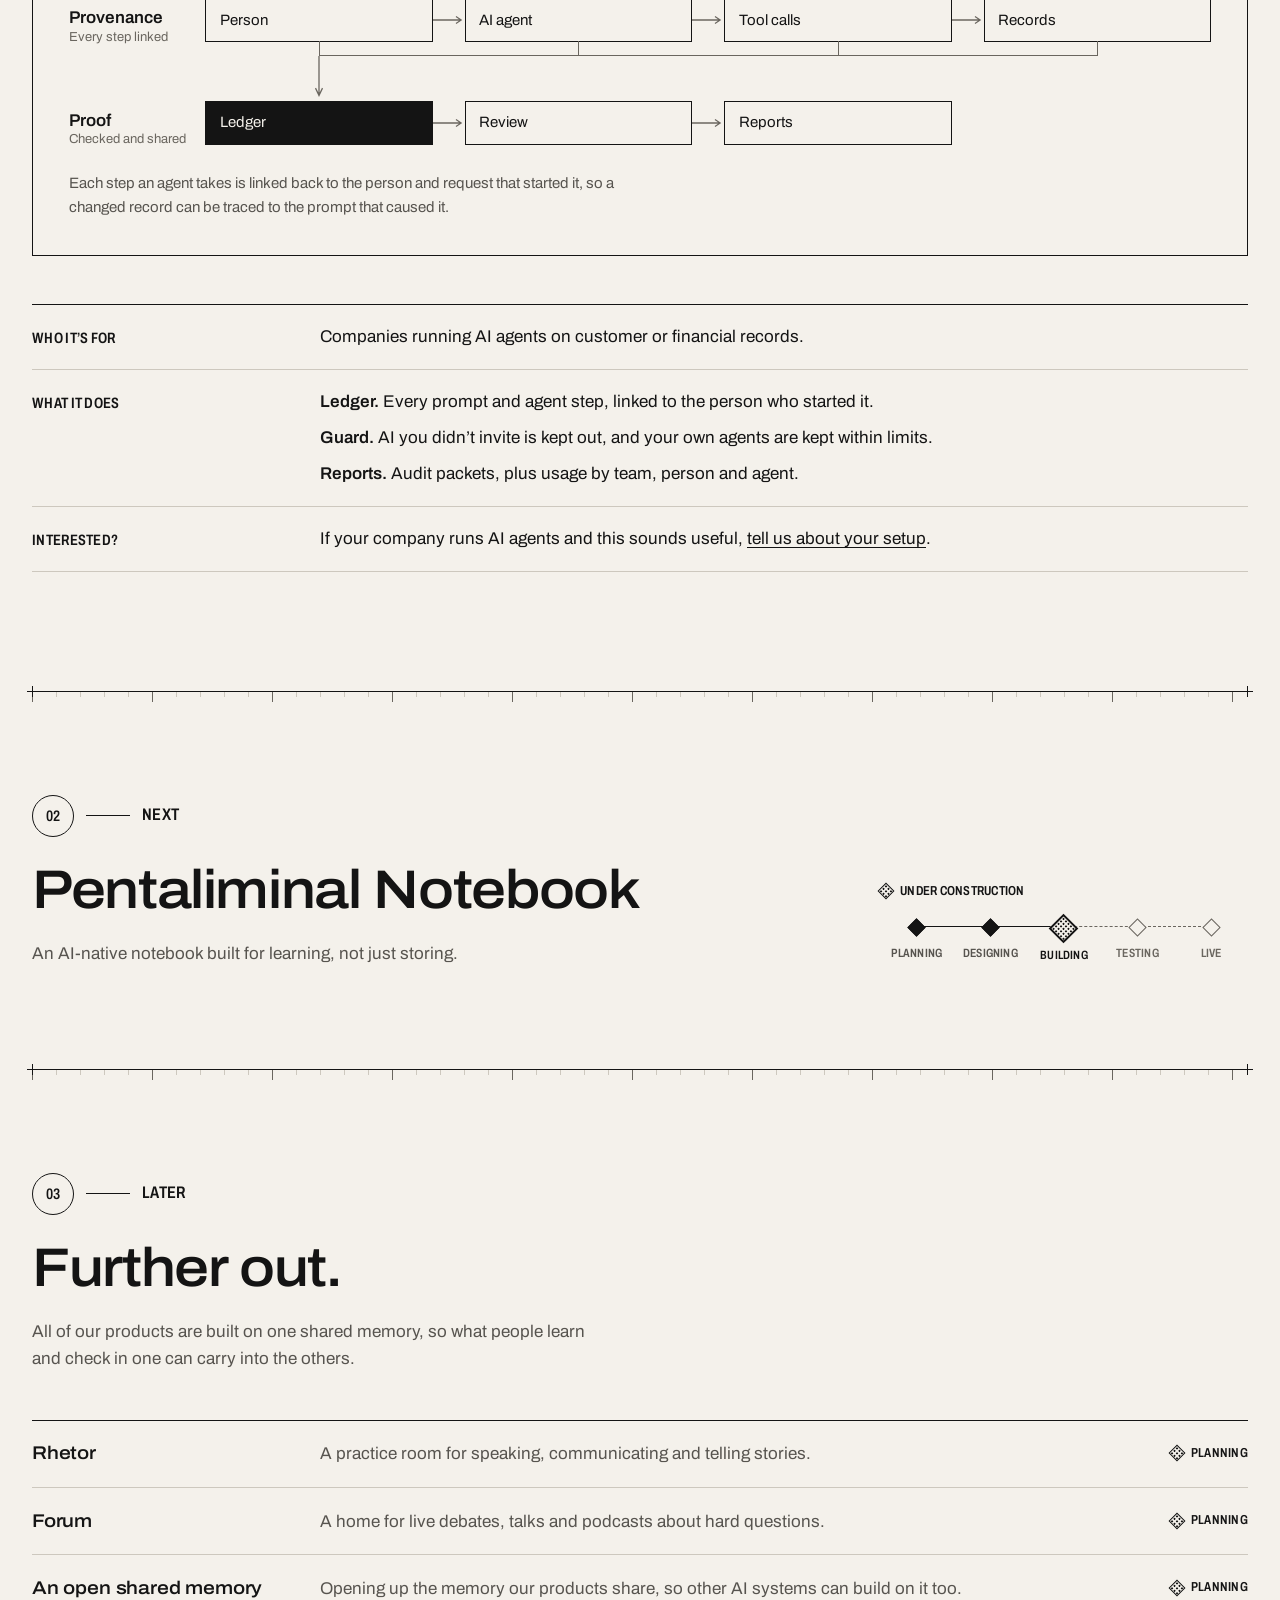
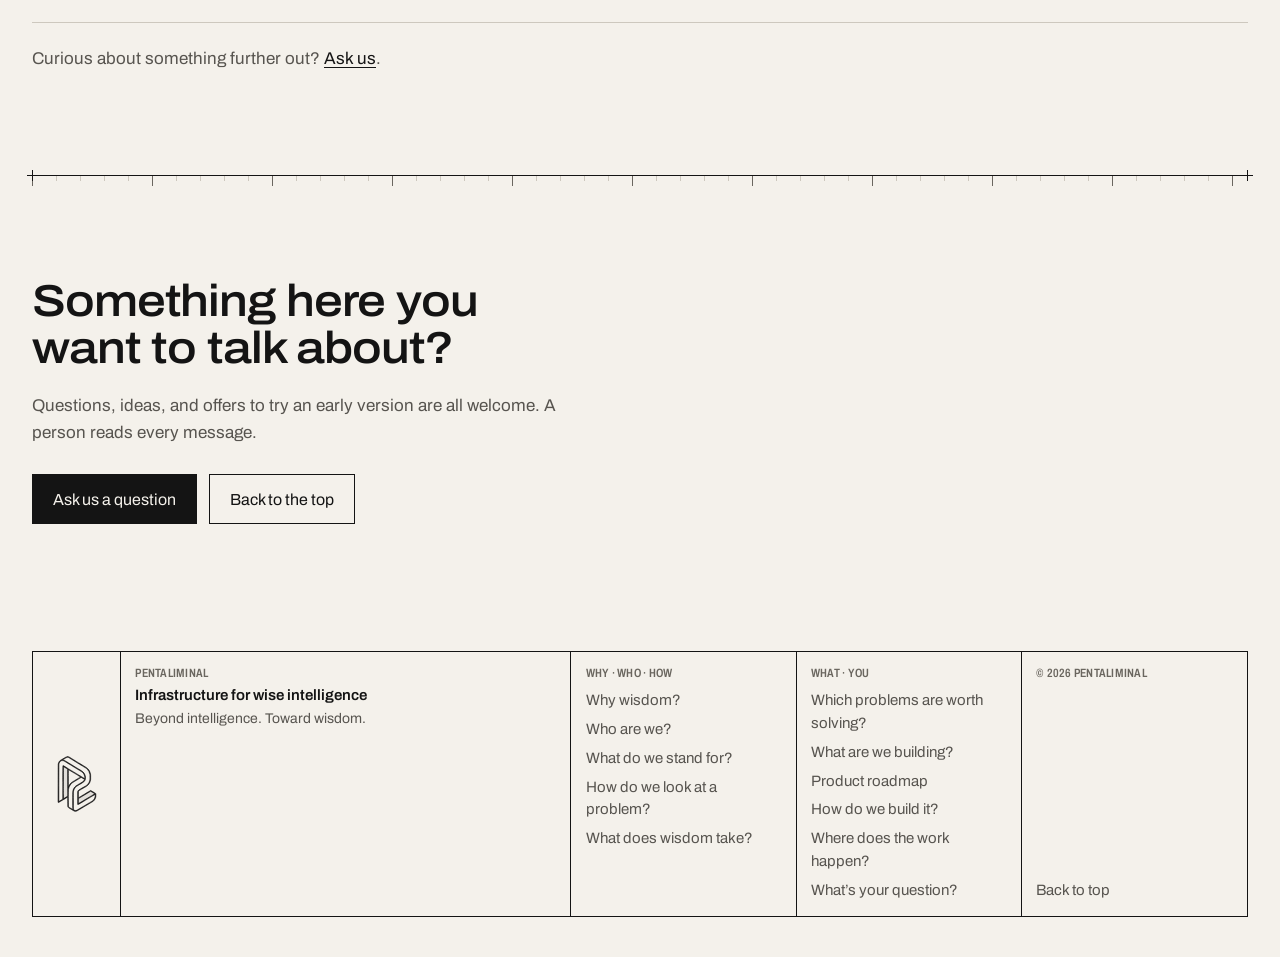
<file: docs/roadmap/index.html>
<!doctype html>
<html lang="en">
<head>
<meta charset="utf-8">
<meta name="viewport" content="width=device-width, initial-scale=1, viewport-fit=cover">
<title>Roadmap: Pentaliminal</title>
<meta name="description" content="What Pentaliminal is building now, what comes next, and where each product stands.">
<link rel="canonical" href="https://pentaliminal.ai/roadmap/">
<meta name="color-scheme" content="light dark">
<meta name="theme-color" content="#f4f1eb" media="(prefers-color-scheme: light)">
<meta name="theme-color" content="#131312" media="(prefers-color-scheme: dark)">
<meta property="og:type" content="website">
<meta property="og:site_name" content="Pentaliminal">
<meta property="og:url" content="https://pentaliminal.ai/roadmap/">
<meta property="og:title" content="Pentaliminal">
<meta property="og:description" content="Beyond intelligence. Toward wisdom. Infrastructure for wise intelligence.">
<meta property="og:image" content="https://pentaliminal.ai/assets/og-image.png">
<meta property="og:image:width" content="1200">
<meta property="og:image:height" content="630">
<meta property="og:image:alt" content="The Pentaliminal monogram and wordmark: Beyond intelligence. Toward wisdom.">
<meta name="twitter:card" content="summary_large_image">
<link rel="icon" href="../assets/favicon.svg" type="image/svg+xml">
<link rel="icon" href="../assets/favicon-32.png" sizes="32x32" type="image/png">
<link rel="apple-touch-icon" href="../assets/apple-touch-icon.png">
<link rel="preload" href="../assets/fonts/archivo-latin-wdth-normal.woff2" as="font" type="font/woff2" crossorigin>
<link rel="stylesheet" href="../assets/styles.css">
<script>try{var r=document.documentElement,t=localStorage.getItem("pentaliminal-theme");if(t==="dark"||t==="light")r.setAttribute("data-theme",t);if(localStorage.getItem("pentaliminal-motion")==="paused")r.classList.add("motion-paused")}catch(e){}</script>
<script src="../assets/main.js" defer></script>
<script type="application/ld+json">{"@context": "https://schema.org", "@type": "Organization", "name": "Pentaliminal", "url": "https://pentaliminal.ai/", "logo": "https://pentaliminal.ai/assets/monogram.svg", "slogan": "Beyond intelligence. Toward wisdom.", "description": "Pentaliminal advances the science and engineering of wise intelligence: infrastructure that helps AI understand context, recognize uncertainty, consider what matters, and act responsibly."}</script>
</head>
<body>
<!-- brand symbols and halftone patterns -->
<svg width="0" height="0" style="position:absolute" aria-hidden="true" focusable="false">
  <defs>
    <pattern id="ht" width="7" height="7" patternUnits="userSpaceOnUse"><circle class="htd" cx="3.5" cy="3.5" r="1.55"/></pattern>
    <pattern id="hts" width="4" height="4" patternUnits="userSpaceOnUse"><circle class="htd" cx="2" cy="2" r=".9"/></pattern>
    <symbol id="mono" viewBox="40 36 676 968">
      <path class="m-body" d="M344.0,990.0C335.6,989.0 331.5,987.3 319.0,980.0C281.8,958.2 271.6,952.2 253.5,941.7C232.9,929.8 228.7,926.5 225.0,919.3C219.5,908.6 219.7,910.6 219.1,825.6C218.6,756.7 218.3,746.6 217.0,745.8C215.9,745.0 208.2,749.2 186.0,762.5C169.8,772.3 137.4,791.6 114.0,805.5C90.6,819.4 68.8,832.4 65.5,834.4C59.4,838.0 56.7,838.7 54.1,837.1C52.9,836.3 52.8,789.0 53.4,510.3C53.8,313.0 54.5,181.3 55.1,176.4C56.9,160.7 66.2,139.2 76.5,126.7C83.1,118.7 90.4,113.4 116.0,98.2C126.7,91.9 145.6,80.6 158.0,73.2C181.6,59.0 197.3,51.0 205.2,49.1C218.7,45.9 233.2,49.3 250.0,59.7C253.6,61.9 276.1,75.8 300.0,90.5C323.9,105.2 353.9,123.7 366.5,131.5C379.1,139.4 403.4,154.3 420.5,164.7C552.0,245.2 550.1,243.9 565.0,258.9C585.5,279.5 598.8,303.6 606.6,333.7C611.2,351.8 612.0,362.2 612.0,403.4C612.0,437.0 611.8,443.2 610.0,453.3C604.8,483.9 589.4,514.5 568.5,535.6C557.9,546.3 551.3,551.2 529.7,564.3C512.5,574.6 503.1,580.2 459.5,605.8C418.5,629.8 409.4,636.5 403.2,647.0L400.5,651.5L400.2,704.6C400.0,747.5 400.2,757.9 401.2,758.8C402.2,759.6 404.5,758.7 410.5,755.1C460.6,725.3 476.0,716.1 491.0,707.0C500.6,701.1 527.2,685.1 550.0,671.4C572.8,657.8 596.2,643.7 601.9,640.3C607.6,636.8 613.2,634.0 614.3,634.0C615.4,634.0 619.7,636.2 623.9,638.8C628.1,641.4 647.3,653.0 666.7,664.5C700.1,684.4 702.0,685.7 702.6,688.9C703.0,690.7 703.0,702.6 702.7,715.4C702.1,739.6 700.9,748.5 696.0,763.1C689.2,783.3 675.6,802.8 659.2,815.8C656.3,818.1 643.9,825.9 631.7,833.1C619.5,840.4 599.1,852.5 586.5,860.0C573.9,867.5 547.8,883.1 528.5,894.5C509.2,905.9 477.1,925.1 457.0,937.0C396.9,972.8 385.9,979.1 376.5,983.6C364.1,989.4 354.7,991.2 344.0,990.0ZM236.3,557.5C248.1,533.5 267.2,509.8 288.5,492.8C292.4,489.7 327.4,468.0 366.5,444.6C405.6,421.1 438.3,401.1 439.3,400.1C441.1,398.3 441.1,398.2 438.3,396.2C436.8,395.1 424.0,387.2 410.0,378.7C396.0,370.2 360.6,348.7 331.5,330.9C236.1,272.7 229.8,269.0 228.3,270.2C226.5,271.7 226.4,566.0 228.2,567.8C230.0,569.6 231.2,568.0 236.3,557.5Z"/>
      <path class="m-shade" d="M400.7,860.2C399.2,858.5 399.0,854.1 399.0,815.8L399.0,773.2L401.8,770.8C403.3,769.6 451.6,740.2 509.2,705.7L613.8,642.8L649.7,664.4C669.5,676.2 686.2,686.6 687.0,687.4C688.0,688.7 688.0,689.3 687.0,690.5C686.3,691.4 661.8,706.4 632.6,723.9C603.4,741.4 565.3,764.3 548.0,774.7C530.7,785.1 491.8,808.4 461.5,826.5C431.2,844.6 405.6,859.9 404.4,860.7C402.6,861.8 402.1,861.8 400.7,860.2ZM143.4,774.9C141.5,772.8 141.5,765.5 141.7,496.7C141.9,228.9 142.0,220.6 143.8,218.7C145.6,216.9 146.4,217.3 176.5,235.5C193.5,245.7 209.9,255.7 212.9,257.8L218.5,261.5L219.1,496.0C219.5,701.0 219.4,730.7 218.2,732.3C216.7,734.0 213.4,736.1 171.0,761.7C143.3,778.5 145.7,777.4 143.4,774.9Z"/>
      <path class="m-ink" d="M344.0,992.0C335.6,991.0 331.5,989.3 319.0,982.0C281.7,960.1 271.5,954.2 253.4,943.6C232.1,931.4 227.0,927.2 223.1,919.5C217.5,908.2 217.6,911.0 217.3,825.8C217.1,781.9 216.5,747.0 216.0,747.0C215.6,747.0 202.0,754.9 185.8,764.6C169.7,774.3 137.4,793.6 114.0,807.5C90.6,821.4 68.8,834.4 65.5,836.4C58.8,840.4 56.5,840.8 53.1,838.3L50.7,836.7L51.4,510.6C51.8,313.0 52.5,181.3 53.1,176.4C55.0,160.4 64.3,138.9 74.8,126.3C82.4,117.3 90.4,111.5 115.0,96.8C126.3,90.1 145.6,78.6 158.0,71.2C181.6,57.0 197.3,49.0 205.2,47.1C218.7,43.9 233.2,47.3 250.0,57.7C253.6,59.9 276.1,73.8 300.0,88.5C323.9,103.2 353.9,121.7 366.5,129.5C379.1,137.4 403.4,152.3 420.5,162.7C553.2,243.9 549.9,241.7 566.0,257.9C587.5,279.6 600.7,303.0 608.6,333.7C613.2,351.8 614.0,362.2 614.0,403.4C614.0,437.0 613.8,443.2 612.0,453.3C606.7,484.5 591.4,514.5 569.5,536.6C557.8,548.3 551.7,552.9 529.7,566.3C512.5,576.6 503.1,582.2 459.5,607.8C418.5,631.8 410.9,637.3 405.2,647.0L402.5,651.5L402.2,704.9L401.9,758.2L405.2,756.2C407.0,755.1 412.6,751.9 417.5,749.0C422.4,746.0 443.4,733.5 464.0,721.1C484.6,708.7 506.0,695.9 511.5,692.6C517.0,689.3 537.9,676.8 558.0,664.7C612.1,632.1 612.2,632.0 614.4,632.0C615.6,632.0 617.9,632.9 619.5,634.0C621.1,635.1 640.7,646.9 662.9,660.2C693.3,678.5 703.5,685.1 704.2,687.0C704.8,688.5 705.0,698.9 704.7,714.0C704.3,733.4 703.7,740.4 702.1,747.6C696.9,771.2 687.4,789.8 672.3,805.7C662.2,816.3 656.5,820.4 631.9,835.0C619.6,842.3 599.1,854.5 586.5,862.0C573.9,869.5 547.8,885.1 528.5,896.5C509.2,907.9 477.1,927.1 457.0,939.0C396.9,974.8 385.9,981.1 376.5,985.6C364.1,991.4 354.7,993.2 344.0,992.0ZM361.0,978.5C369.8,976.2 373.8,974.0 437.5,936.0C450.1,928.4 471.3,915.8 484.5,908.0C497.7,900.1 513.9,890.5 520.5,886.5C527.1,882.5 550.5,868.6 572.5,855.5C651.8,808.4 650.7,809.1 661.0,798.9C676.0,784.0 687.7,759.6 690.9,736.6C692.1,728.4 692.4,701.0 691.4,701.0C690.6,701.0 678.0,708.4 637.5,732.8C586.5,763.5 527.6,798.8 489.5,821.5C453.1,843.1 420.0,863.0 405.7,871.6C400.8,874.6 396.0,877.0 394.9,877.0C393.9,877.0 392.1,876.1 391.0,875.0C389.0,873.0 389.0,872.3 389.2,762.2L389.5,651.5L391.7,645.6C394.5,638.3 400.7,630.0 406.8,625.5C411.5,622.0 434.3,608.3 494.0,573.0C544.6,543.1 551.9,537.9 565.6,522.2C579.9,505.9 587.7,492.5 594.0,473.0C601.0,451.6 601.5,446.7 601.5,401.0C601.5,360.8 601.4,360.4 598.7,347.9C591.2,312.6 577.3,286.1 555.1,264.3C543.1,252.6 544.2,253.3 475.0,211.0C454.9,198.8 434.0,185.9 428.5,182.5C423.0,179.1 409.3,170.7 398.0,163.8C386.7,156.9 371.9,147.8 365.0,143.5C354.0,136.7 323.8,118.2 282.2,92.6C274.9,88.2 262.3,80.3 254.2,75.2C246.1,70.1 236.6,64.5 233.0,62.7C226.9,59.7 225.8,59.5 216.0,59.5C206.2,59.5 205.0,59.7 198.5,62.8C194.7,64.6 177.8,74.3 161.1,84.3C133.4,100.9 131.0,102.6 133.6,103.2C135.2,103.6 139.7,104.6 143.5,105.5C154.5,108.1 164.1,113.2 201.8,136.4C221.2,148.3 249.5,165.6 264.7,174.9C280.0,184.1 305.3,199.6 321.0,209.2C336.7,218.8 361.2,233.9 375.5,242.7C389.8,251.5 406.7,261.8 413.0,265.6C464.5,297.0 473.7,303.1 484.0,312.8C502.5,330.1 516.4,355.4 522.2,382.3C524.0,390.9 524.4,395.7 524.4,413.0C524.5,431.5 524.3,434.3 522.2,441.5C517.7,457.1 507.2,472.7 494.2,483.3C484.6,491.1 472.8,498.5 414.0,533.5C386.1,550.1 370.9,560.0 363.1,566.4C345.3,581.1 325.5,612.8 320.4,634.9C316.0,653.4 316.0,652.8 316.0,799.1C316.0,951.2 315.9,949.6 321.6,962.0C328.3,976.7 343.6,983.1 361.0,978.5ZM306.5,957.2C305.7,955.1 304.7,949.1 304.1,943.8C302.6,930.7 302.6,668.3 304.0,654.1C308.0,615.2 331.3,573.4 361.3,551.4C364.7,548.9 391.6,532.4 421.0,514.8C450.4,497.2 477.8,480.3 481.8,477.2C492.1,469.4 500.4,460.0 505.0,450.7C507.2,446.3 509.0,442.2 509.0,441.6C509.0,441.0 502.6,436.6 494.8,432.0C486.9,427.3 474.0,419.5 466.1,414.7L451.7,405.9L439.1,413.6C432.2,417.8 403.6,435.0 375.5,451.8C295.8,499.4 295.9,499.3 281.0,514.1C254.1,540.7 237.9,572.5 231.3,611.5C229.3,623.1 228.5,749.9 229.8,842.5C230.9,921.9 229.0,914.9 252.9,928.9C259.3,932.7 274.2,941.4 286.0,948.3C297.8,955.3 307.6,961.0 307.6,961.0C307.7,961.0 307.2,959.3 306.5,957.2ZM461.5,823.5C491.8,805.4 530.7,782.1 548.0,771.7C565.3,761.3 603.2,738.5 632.2,721.1C661.3,703.7 685.0,689.3 685.0,689.0C685.0,688.7 669.0,678.9 649.4,667.2L613.8,645.8L508.1,709.3L402.5,772.8L402.2,816.0L402.0,859.2L404.2,857.8C405.5,857.0 431.2,841.6 461.5,823.5ZM132.0,493.9C132.5,180.7 132.1,202.0 137.9,202.0C140.9,202.0 173.8,221.4 227.0,254.5C234.4,259.1 326.4,315.1 357.5,334.0C363.6,337.7 375.7,345.1 384.5,350.5C393.3,355.9 404.8,362.9 410.0,366.0C415.2,369.2 430.1,378.2 443.0,386.0C498.2,419.6 511.1,427.2 511.8,426.5C512.2,426.1 512.4,419.5 512.4,411.7C512.0,377.4 499.6,346.3 477.6,324.4C466.2,313.0 464.4,311.8 418.0,283.5C405.6,275.9 386.5,264.2 375.5,257.5C324.2,226.1 290.0,205.2 261.0,187.5C243.7,176.9 223.4,164.6 216.0,160.0C208.6,155.4 197.6,148.7 191.5,145.0C185.4,141.3 176.0,135.5 170.5,132.1C149.8,119.1 141.1,116.0 124.6,115.9C110.6,115.8 103.7,118.2 92.7,126.8C81.9,135.3 72.6,150.6 67.9,167.5C65.7,175.4 65.6,176.5 64.9,271.5C64.6,324.3 64.2,469.9 64.1,595.1L64.0,822.7L97.8,802.6L131.5,782.4L132.0,493.9ZM171.0,758.7C182.8,751.6 198.1,742.3 204.9,738.2L217.3,730.6L216.7,683.6C216.3,657.7 216.0,552.3 216.0,449.5L216.0,262.5L211.2,259.6C187.3,244.9 145.7,220.0 145.5,220.2C144.8,220.9 144.2,636.9 144.7,702.7L145.3,773.9L147.4,772.8C148.6,772.2 159.2,765.9 171.0,758.7ZM234.4,557.4C246.2,533.3 266.4,508.4 288.5,490.8C292.4,487.7 324.5,467.8 360.0,446.5C446.6,394.5 439.5,399.0 437.2,397.4C436.1,396.7 423.9,389.2 409.9,380.7C395.9,372.2 360.0,350.3 330.0,332.0C274.1,297.9 234.4,273.8 231.0,272.0C229.0,270.9 229.0,272.2 229.0,419.1C229.0,500.6 229.2,567.1 229.5,566.8C229.8,566.5 232.0,562.3 234.4,557.4Z"/>
    </symbol>
    <symbol id="wordmark" viewBox="18 16 938 90">
      <path class="wm-ink" d="M257.5,104.3C255.3,103.5 253.9,102.0 244.2,90.7C241.3,87.3 235.6,80.7 231.5,76.0C227.5,71.4 223.4,66.7 222.5,65.7C221.7,64.7 219.8,62.6 218.5,61.2C216.2,58.7 214.3,56.5 209.0,50.3C206.3,47.1 206.4,47.2 206.2,47.4C206.1,47.5 206.0,60.0 206.0,75.2C206.0,90.5 205.9,103.2 205.8,103.5L205.6,104.0L198.0,104.0C192.3,104.0 190.3,103.9 190.1,103.6C190.0,103.4 189.9,85.5 190.0,64.0L190.1,24.9L190.6,23.7C191.7,21.3 193.0,19.7 194.5,19.0L196.1,18.2L198.2,18.4C201.7,18.7 203.3,19.8 206.9,24.1C208.6,26.2 210.3,28.2 210.7,28.7C211.2,29.1 212.6,30.7 213.8,32.2C215.1,33.6 218.3,37.2 220.9,40.2C231.2,51.9 237.3,58.8 242.1,64.4C247.4,70.6 251.2,74.7 251.7,74.7L252.2,74.7L252.1,47.7C252.0,28.4 252.1,20.5 252.3,20.0L252.7,19.3L260.2,19.3L267.6,19.3L268.0,20.0C268.4,20.7 268.4,96.3 268.0,98.8C267.7,100.6 265.7,103.2 263.9,104.1C262.0,105.0 259.4,105.1 257.5,104.3ZM603.9,104.6C602.4,104.2 600.1,102.1 599.2,100.3C598.9,99.7 598.2,98.4 597.7,97.5C597.1,96.6 596.0,94.5 595.1,92.8C594.3,91.2 592.2,87.3 590.6,84.2C588.9,81.0 586.9,77.2 586.1,75.7C585.3,74.1 583.3,70.5 581.8,67.7C580.3,64.8 578.4,61.2 577.7,59.6C576.9,58.0 576.1,56.7 575.8,56.7L575.3,56.7L575.3,80.2L575.2,103.8L567.8,103.9L560.4,104.0L559.9,103.5L559.3,102.9L559.4,64.0L559.5,25.1L560.7,22.8C561.5,21.2 562.2,20.2 563.3,19.5L564.7,18.5L567.1,18.5C571.7,18.5 573.6,20.1 577.6,27.3C580.9,33.3 581.7,34.8 583.6,37.9C584.4,39.3 585.0,40.5 585.0,40.5C585.0,40.6 586.3,43.0 588.0,45.9C589.6,48.8 591.9,53.0 593.1,55.3C595.8,60.4 596.9,62.4 600.5,68.7C602.0,71.3 603.9,74.7 604.6,76.2C605.4,77.8 606.2,79.0 606.5,79.0C606.7,79.0 607.9,77.0 609.2,74.6C610.4,72.2 611.7,69.6 612.1,69.0C613.0,67.5 621.1,52.4 623.2,48.3C624.2,46.6 626.5,42.2 628.5,38.7C630.5,35.1 633.1,30.3 634.3,28.0C638.7,19.9 639.7,18.9 643.5,18.5C647.1,18.0 651.3,20.4 652.3,23.2C652.9,25.0 653.3,102.8 652.7,103.5L652.3,104.0L645.0,104.0L637.7,104.0L637.3,103.4C637.1,102.9 637.0,94.9 637.0,79.7C637.0,65.5 636.9,56.6 636.7,56.5C636.5,56.4 635.6,57.9 634.6,59.9C632.9,63.3 629.9,69.0 625.3,77.8C624.3,79.9 621.6,85.1 619.3,89.5C613.6,100.8 613.0,101.7 612.0,102.9C610.2,104.7 607.0,105.4 603.9,104.6ZM767.0,104.5C765.2,103.7 763.9,102.5 761.6,99.7C759.2,96.7 756.8,94.0 748.5,84.7C745.2,80.9 740.0,75.0 737.1,71.6C734.1,68.1 730.4,63.9 728.9,62.2C724.1,56.9 723.2,55.9 719.5,51.6C717.5,49.2 715.7,47.4 715.5,47.4C715.3,47.5 715.2,56.2 715.3,75.1C715.3,90.3 715.3,103.0 715.2,103.3L715.0,104.0L707.3,104.0L699.7,104.0L699.3,103.4C699.1,102.9 699.0,90.3 699.0,64.7L699.0,26.8L699.5,25.0C700.5,21.6 702.4,19.4 705.2,18.5L707.0,18.0L709.1,18.5C711.1,19.0 713.2,20.3 714.4,21.9C716.3,24.2 720.4,29.0 730.0,39.8C732.3,42.4 735.7,46.3 737.7,48.5C739.6,50.7 743.0,54.6 745.3,57.2C747.6,59.7 750.5,63.0 751.6,64.3C755.8,69.3 761.4,75.3 761.7,75.1C761.9,75.0 762.0,62.6 762.0,47.5C762.0,26.7 762.1,20.0 762.4,19.7C762.7,19.4 764.8,19.3 769.9,19.3L777.0,19.3L777.5,19.9L778.0,20.4L777.9,59.9L777.8,99.5L776.8,101.2C775.1,103.8 772.8,105.0 769.7,105.0C768.8,105.0 767.7,104.7 767.0,104.5ZM20.4,103.6C20.1,103.3 20.0,92.8 20.0,68.3L19.9,33.5L20.6,31.8C22.0,28.4 23.7,26.1 26.5,23.8C28.9,21.9 32.0,20.3 34.2,19.7C36.0,19.2 71.5,19.2 74.8,19.7C80.2,20.5 84.3,22.7 88.9,27.1C94.1,32.1 96.0,36.1 97.5,45.2C98.2,49.0 98.0,54.1 97.2,58.4C95.5,67.2 89.6,75.0 82.0,78.9C79.0,80.3 76.3,81.0 71.5,81.3C66.7,81.6 40.7,81.5 40.4,81.1C40.2,81.0 40.1,77.7 40.1,73.6L40.0,66.3L40.8,66.0C41.4,65.8 47.2,65.7 55.5,65.7C64.1,65.7 70.0,65.5 71.1,65.3C76.4,64.2 80.3,60.2 81.5,54.4C82.8,48.1 81.4,41.6 78.0,38.6C76.3,37.0 75.0,36.4 72.2,35.6L69.8,35.0L54.3,35.0L38.8,35.0L37.5,35.6C36.4,36.1 36.1,36.5 35.9,37.3C35.8,37.9 35.7,53.1 35.7,71.0L35.7,103.6L35.1,103.8C34.8,103.9 31.5,104.0 27.7,104.0C22.4,104.0 20.7,103.9 20.4,103.6ZM121.8,103.0C116.6,101.2 112.5,98.1 110.2,94.2C109.7,93.4 109.0,91.6 108.5,90.1L107.6,87.5L107.7,56.7C107.7,32.6 107.8,25.6 108.1,24.6C108.9,22.4 110.6,20.8 113.2,19.8C113.9,19.5 122.4,19.4 145.5,19.4L176.9,19.3L177.3,19.8C177.9,20.5 177.8,34.4 177.2,34.7C177.0,34.9 165.1,35.0 150.7,35.0C134.8,35.0 124.3,35.1 124.0,35.3L123.5,35.6L123.5,59.9L123.5,84.2L124.0,85.4C124.4,86.2 125.0,86.8 126.2,87.4L127.8,88.2L152.5,88.3C169.5,88.3 177.3,88.5 177.6,88.7C177.9,89.0 178.0,90.7 178.0,96.0C178.0,99.8 177.9,103.2 177.8,103.5L177.6,104.0L151.2,104.0L124.8,104.0L121.8,103.0ZM308.0,103.1C307.8,102.6 307.7,90.4 307.9,69.1L308.1,35.8L307.6,35.4C307.2,35.1 303.5,35.0 292.6,34.9L278.2,34.8L278.0,27.8C277.9,24.0 277.9,20.5 278.1,20.1L278.3,19.3L315.4,19.3L352.6,19.3L353.1,19.9L353.6,20.5L353.5,27.3C353.5,31.1 353.4,34.4 353.2,34.6C353.0,34.9 349.7,35.0 338.7,35.0C328.1,35.0 324.4,35.1 324.1,35.4C323.8,35.7 323.7,43.8 323.7,69.7L323.7,103.6L323.1,103.8C322.8,103.9 319.4,104.0 315.5,104.0L308.3,104.0L308.0,103.1ZM357.4,103.5C357.1,103.2 357.0,97.3 357.0,81.7C357.0,56.8 357.2,53.5 359.2,47.2C361.1,41.3 364.4,35.9 368.9,31.5C376.4,24.1 382.4,21.2 393.0,19.8C398.0,19.2 427.0,19.1 429.1,19.7C429.9,20.0 431.1,20.8 432.0,21.7C433.3,22.9 433.7,23.6 434.0,25.0C434.5,27.5 434.5,103.0 433.9,103.6C433.4,104.2 419.3,104.2 418.7,103.6C418.4,103.3 418.3,100.4 418.3,92.8C418.3,86.1 418.2,82.3 418.0,82.2C417.5,81.9 373.4,81.9 373.0,82.2C372.7,82.3 372.6,85.7 372.7,92.7C372.7,100.5 372.7,103.1 372.3,103.5L371.9,104.0L364.8,104.0C359.2,104.0 357.7,103.9 357.4,103.5ZM455.0,103.6C453.4,103.0 451.4,101.0 450.5,99.2L449.6,97.4L449.7,58.8C449.7,31.6 449.8,20.1 450.1,19.8C450.3,19.4 452.1,19.3 457.5,19.3L464.6,19.3L465.0,20.0C465.2,20.4 465.3,31.7 465.3,54.3C465.3,72.8 465.4,88.0 465.6,88.1C465.7,88.1 477.8,88.1 492.4,88.2C513.4,88.2 519.1,88.3 519.5,88.7L520.0,89.1L520.0,96.1C520.0,101.2 519.9,103.3 519.6,103.6C519.1,104.1 456.3,104.1 455.0,103.6ZM528.7,103.6C528.2,103.1 528.1,21.0 528.7,20.0L529.0,19.3L536.4,19.3C541.8,19.3 544.0,19.4 544.3,19.7C544.6,20.0 544.7,29.9 544.7,61.9L544.7,103.6L544.1,103.8C543.1,104.2 529.2,104.0 528.7,103.6ZM668.7,103.7L668.2,103.4L668.1,62.0C668.0,33.7 668.1,20.4 668.3,20.0L668.7,19.3L676.2,19.3L683.7,19.3L684.0,20.1C684.3,21.0 684.5,102.6 684.2,103.4L683.9,104.0L676.5,104.0C672.5,104.0 668.9,103.8 668.7,103.7ZM792.0,103.1C791.7,102.5 791.7,94.8 791.8,78.7L791.9,55.2L792.6,52.0C793.8,46.4 795.7,41.8 798.8,37.1C800.5,34.5 805.7,29.3 809.3,26.6C811.9,24.7 816.8,22.0 817.8,22.0C818.1,22.0 818.8,21.8 819.4,21.5C821.1,20.8 823.4,20.3 827.7,19.8C832.6,19.2 861.9,19.1 863.7,19.7C865.0,20.2 867.5,22.0 868.2,23.2C868.5,23.6 868.9,24.6 869.0,25.2C869.2,25.9 869.3,43.8 869.3,65.0L869.4,103.4L868.9,103.7C868.2,104.2 854.4,104.1 854.1,103.6C854.0,103.4 853.8,98.5 853.8,92.7C853.7,84.5 853.6,82.2 853.3,81.9C852.8,81.6 808.6,81.8 808.0,82.1C807.8,82.3 807.7,85.5 807.7,92.8C807.7,100.4 807.6,103.3 807.3,103.6C807.0,103.9 804.8,104.0 799.6,104.0L792.3,104.0L792.0,103.1ZM889.3,103.3C887.6,102.5 885.7,100.4 885.0,98.7L884.3,97.3L884.3,58.7L884.3,20.0L885.0,19.7C885.9,19.2 899.4,19.2 899.9,19.7C900.2,20.0 900.3,28.1 900.3,54.0L900.3,87.9L901.1,88.1C901.6,88.2 913.4,88.3 927.5,88.3C941.6,88.3 953.4,88.4 953.7,88.5C954.6,88.8 954.7,89.7 954.7,96.7C954.7,101.3 954.6,103.3 954.3,103.6C954.0,103.9 946.4,104.0 922.2,104.0L890.5,104.0L889.3,103.3ZM128.0,69.2C127.6,69.0 127.0,68.5 126.6,68.0L126.0,67.2L125.9,60.8C125.9,55.8 125.9,54.3 126.3,53.9L126.7,53.3L148.3,53.3C164.6,53.3 170.0,53.4 170.3,53.7C170.8,54.2 170.8,68.2 170.3,69.0L170.0,69.5L149.4,69.6C133.5,69.6 128.7,69.6 128.0,69.2ZM417.8,65.8L418.3,65.6L418.3,50.5L418.3,35.3L417.5,35.1C417.1,35.0 411.6,35.0 405.3,35.1C393.3,35.3 392.1,35.4 388.0,37.0C381.9,39.3 376.3,45.1 374.2,51.3L373.2,54.2L373.1,59.6C373.0,62.6 373.0,65.2 373.1,65.5L373.3,66.0L395.3,66.0C407.4,66.0 417.5,65.9 417.8,65.8ZM853.1,65.8L853.7,65.6L853.7,50.5L853.7,35.4L853.1,35.2C852.8,35.1 847.8,35.0 841.9,35.0C829.8,35.0 826.5,35.3 822.5,37.0C816.1,39.7 810.8,45.8 808.7,52.8C808.2,54.7 808.0,56.2 808.0,60.2C808.0,63.0 808.0,65.5 808.2,65.6C808.4,66.0 852.2,66.2 853.1,65.8Z"/>
    </symbol>
  </defs>
</svg>


<a class="skip" href="#main">Skip to content</a>
<canvas class="bgmesh" id="bgmesh" aria-hidden="true"></canvas>
<div class="grain" aria-hidden="true"></div>

<div class="wrap" id="top">
  <header class="top">
    <a class="brand" href="../" aria-label="Pentaliminal home">
      <svg class="mono" aria-hidden="true"><use href="#mono"/></svg>
      <span class="sep" aria-hidden="true"></span>
      <svg class="wm" viewBox="0 0 938 90" aria-hidden="true"><use href="#wordmark"/></svg>
    </a>
    <div class="hdr-r">
      <a class="hbtn cap" href="../"><svg viewBox="0 0 16 16" aria-hidden="true"><path d="M10 3 5 8l5 5" fill="none" stroke="currentColor" stroke-width="1.4"/></svg><span class="hbtn-label">Home</span></a>
      <button class="hbtn theme-btn cap" id="themeBtn" type="button"><svg viewBox="0 0 16 16" aria-hidden="true"><circle cx="8" cy="8" r="6.5" fill="none" stroke="currentColor" stroke-width="1.4"/><path d="M8 1.5A6.5 6.5 0 0 1 8 14.5Z" fill="currentColor"/></svg><span class="hbtn-label">Dark</span></button>
    </div>
  </header>
  <div id="topSentinel" aria-hidden="true" style="height:1px;margin-bottom:-1px"></div>

  <main id="main" class="rm">
    <div class="rm-intro">
      <p class="crumb cap"><a href="../#infrastructure">What are we building?</a><span class="lead" aria-hidden="true"></span><span>Roadmap</span></p>
      <div class="head">
        <h1>Product roadmap.</h1>
        <p>What we are building now, what comes next, and what is further out. We start with Trust because it answers a question companies already face: can we prove what our AI did?</p>
        <p>Plans change as we learn, and this page changes with them.</p>
      </div>
      <p class="meta cap">Updated November 2026</p>
    </div>

    <section class="rm-seq" aria-labelledby="seqTitle">
      <h2 class="sr" id="seqTitle">At a glance</h2>
      <ol class="horizons">
        <li class="hz now"><a href="#now"><span class="hz-k cap">Now</span><span class="hz-s">What we are building first</span><ul><li><b>Trust</b><div class="track sm" role="img" aria-label="Progress: stage 2 of 5, designing"><ol aria-hidden="true"><li class="done"><i></i></li><li class="now"><i></i></li><li class="ahead"><i></i></li><li class="ahead"><i></i></li><li class="ahead"><i></i></li></ol></div><p class="chip cap"><span class="dm" aria-hidden="true"></span>Being designed</p></li></ul></a></li>
        <li class="hz"><a href="#next"><span class="hz-k cap">Next</span><span class="hz-s">Taking shape alongside it</span><ul><li><b>Notebook</b><div class="track sm" role="img" aria-label="Progress: stage 3 of 5, building"><ol aria-hidden="true"><li class="done"><i></i></li><li class="done"><i></i></li><li class="now"><i></i></li><li class="ahead"><i></i></li><li class="ahead"><i></i></li></ol></div><p class="chip cap"><span class="dm" aria-hidden="true"></span>Under construction</p></li></ul></a></li>
        <li class="hz"><a href="#later"><span class="hz-k cap">Later</span><span class="hz-s">Further out</span><ul><li><b>Rhetor</b><p class="chip cap"><span class="dm" aria-hidden="true"></span>Planning</p></li><li><b>Forum</b><p class="chip cap"><span class="dm" aria-hidden="true"></span>Planning</p></li><li><b>An open shared memory</b><p class="chip cap"><span class="dm" aria-hidden="true"></span>Planning</p></li></ul></a></li>
      </ol>
      <details class="legend">
        <summary class="cap">How to read the progress tracks</summary>
        <ol class="legend-list">
          <li><span class="cap">Planning</span><span>Deciding what it is for, who it serves and what the first version must do.</span></li>
          <li><span class="cap">Designing</span><span>Working out how it looks and behaves, and checking the idea with the people it is for.</span></li>
          <li><span class="cap">Building</span><span>Writing the software for the first version.</span></li>
          <li><span class="cap">Testing</span><span>A first version is with a small group of early users.</span></li>
          <li><span class="cap">Live</span><span>Anyone can use it.</span></li>
        </ol>
      </details>
    </section>

    <!-- ===================== Now: Trust ===================== -->
    <section id="now" class="phase-sec">
      <p class="label cap"><span class="no">01</span><span class="lead" aria-hidden="true"></span><span>Now</span></p>
      <div class="ph-head">
        <div class="head"><h2>Pentaliminal Trust</h2><p>Proof, provenance and protection for every AI action in a company.</p></div>
        <div class="ph-status"><p class="chip cap"><span class="dm" aria-hidden="true"></span>Being designed</p><div class="track" role="img" aria-label="Progress: stage 2 of 5, designing"><ol aria-hidden="true"><li class="done"><i></i><span class="cap">Planning</span></li><li class="now"><i></i><span class="cap">Designing</span></li><li class="ahead"><i></i><span class="cap">Building</span></li><li class="ahead"><i></i><span class="cap">Testing</span></li><li class="ahead"><i></i><span class="cap">Live</span></li></ol></div></div>
      </div>

      <figure class="rmfig ppp" aria-labelledby="pppT">
        <figcaption class="fig-t cap" id="pppT">Protection at the door, provenance inside, proof on the way out</figcaption>
        <div class="ppp-grid">
          <div class="ppp-k"><b>Protection</b><span>At the door</span></div>
          <div class="ppp-guard">
            <div class="chain c4"><span class="nd dash">AI you didn’t invite</span><span class="door"><span class="cap">Kept out</span></span></div>
            <div class="chain c4"><span class="nd">Your own agents</span><span class="nd bound">Kept within limits</span></div>
          </div>

          <div class="ppp-k"><b>Provenance</b><span>Every step linked</span></div>
          <div class="chain c4 bus"><span class="nd">Person</span><span class="nd">AI agent</span><span class="nd">Tool calls</span><span class="nd">Records</span></div>

          <div class="ppp-k"><b>Proof</b><span>Checked and shared</span></div>
          <div class="chain c4"><span class="nd key from-bus">Ledger</span><span class="nd">Review</span><span class="nd">Reports</span></div>
        </div>
        <p class="fig-note">Each step an agent takes is linked back to the person and request that started it, so a changed record can be traced to the prompt that caused it.</p>
      </figure>

      <dl class="facts">
        <div><dt class="cap">Who it’s for</dt><dd>Companies running AI agents on customer or financial records.</dd></div>
        <div><dt class="cap">What it does</dt><dd><ul>
          <li><b>Ledger.</b> Every prompt and agent step, linked to the person who started it.</li>
          <li><b>Guard.</b> AI you didn’t invite is kept out, and your own agents are kept within limits.</li>
          <li><b>Reports.</b> Audit packets, plus usage by team, person and agent.</li>
        </ul></dd></div>
        <div><dt class="cap">Interested?</dt><dd>If your company runs AI agents and this sounds useful, <a href="../#ask">tell us about your setup</a>.</dd></div>
      </dl>
    </section>

    <!-- ===================== Next: Notebook ===================== -->
    <section id="next" class="phase-sec">
      <p class="label cap"><span class="no">02</span><span class="lead" aria-hidden="true"></span><span>Next</span></p>
      <div class="ph-head">
        <div class="head"><h2>Pentaliminal Notebook</h2><p>An AI-native notebook built for learning, not just storing.</p></div>
        <div class="ph-status"><p class="chip cap"><span class="dm" aria-hidden="true"></span>Under construction</p><div class="track" role="img" aria-label="Progress: stage 3 of 5, building"><ol aria-hidden="true"><li class="done"><i></i><span class="cap">Planning</span></li><li class="done"><i></i><span class="cap">Designing</span></li><li class="now"><i></i><span class="cap">Building</span></li><li class="ahead"><i></i><span class="cap">Testing</span></li><li class="ahead"><i></i><span class="cap">Live</span></li></ol></div></div>
      </div>
    </section>

    <!-- ===================== Later ===================== -->
    <section id="later" class="phase-sec">
      <p class="label cap"><span class="no">03</span><span class="lead" aria-hidden="true"></span><span>Later</span></p>
      <div class="head"><h2>Further out.</h2><p>All of our products are built on one shared memory, so what people learn and check in one can carry into the others.</p></div>
      <ul class="later">
        <li><b>Rhetor</b><span>A practice room for speaking, communicating and telling stories.</span><p class="chip cap"><span class="dm" aria-hidden="true"></span>Planning</p></li>
        <li><b>Forum</b><span>A home for live debates, talks and podcasts about hard questions.</span><p class="chip cap"><span class="dm" aria-hidden="true"></span>Planning</p></li>
        <li><b>An open shared memory</b><span>Opening up the memory our products share, so other AI systems can build on it too.</span><p class="chip cap"><span class="dm" aria-hidden="true"></span>Planning</p></li>
      </ul>
      <p class="later-note">Curious about something further out? <a href="../#ask">Ask us</a>.</p>
    </section>

    <section class="rm-ask">
      <div class="head">
        <h2>Something here you want to talk about?</h2>
        <p>Questions, ideas, and offers to try an early version are all welcome. A person reads every message.</p>
      </div>
      <div class="actions"><a class="btn" href="../#ask">Ask us a question</a><a class="btn ghost" href="#top">Back to the top</a></div>
    </section>
  </main>
</div>

<footer>
  <div class="wrap">
    <div class="tblock">
      <div class="tb-mark"><svg class="mono" aria-hidden="true"><use href="#mono"/></svg></div>
      <div class="tb-wide"><span class="cap">Pentaliminal</span><b>Infrastructure for wise intelligence</b><i>Beyond intelligence. Toward wisdom.</i></div>
      <div><span class="cap">Why · Who · How</span><nav aria-label="Why · Who · How"><a href="../#thesis">Why wisdom?</a><a href="../#intersection">Who are we?</a><a href="../#charter">What do we stand for?</a><a href="../#lenses">How do we look at a problem?</a><a href="../#framework">What does wisdom take?</a></nav></div>
      <div><span class="cap">What · You</span><nav aria-label="What · You"><a href="../#problems">Which problems are worth solving?</a><a href="../#infrastructure">What are we building?</a><a href="./">Product roadmap</a><a href="../#principles">How do we build it?</a><a href="../#labs">Where does the work happen?</a><a href="../#ask">What’s your question?</a></nav></div>
      <div class="tb-end"><span class="cap">© 2026 Pentaliminal</span><nav aria-label="More"><a href="#top">Back to top</a></nav></div>
    </div>
  </div>
</footer>

</body>
</html>
</file>
<file: docs/assets/styles.css>
/* Archivo, self-hosted (SIL OFL 1.1) */
@font-face { font-family: "Archivo"; font-style: normal; font-weight: 100 900; font-stretch: 62% 125%; font-display: swap; src: url(fonts/archivo-latin-wdth-normal.woff2) format("woff2"); unicode-range: U+0000-00FF,U+0131,U+0152-0153,U+02BB-02BC,U+02C6,U+02DA,U+02DC,U+0304,U+0308,U+0329,U+2000-206F,U+20AC,U+2122,U+2191,U+2193,U+2212,U+2215,U+FEFF,U+FFFD; }
@font-face { font-family: "Archivo"; font-style: italic; font-weight: 100 900; font-stretch: 62% 125%; font-display: swap; src: url(fonts/archivo-latin-wdth-italic.woff2) format("woff2"); unicode-range: U+0000-00FF,U+0131,U+0152-0153,U+02BB-02BC,U+02C6,U+02DA,U+02DC,U+0304,U+0308,U+0329,U+2000-206F,U+20AC,U+2122,U+2191,U+2193,U+2212,U+2215,U+FEFF,U+FFFD; }
@font-face { font-family: "Archivo"; font-style: normal; font-weight: 100 900; font-stretch: 62% 125%; font-display: swap; src: url(fonts/archivo-latin-ext-wdth-normal.woff2) format("woff2"); unicode-range: U+0100-02BA,U+02BD-02C5,U+02C7-02CC,U+02CE-02D7,U+02DD-02FF,U+0304,U+0308,U+0329,U+1D00-1DBF,U+1E00-1E9F,U+1EF2-1EFF,U+2020,U+20A0-20AB,U+20AD-20C0,U+2113,U+2C60-2C7F,U+A720-A7FF; }
@font-face { font-family: "Archivo"; font-style: italic; font-weight: 100 900; font-stretch: 62% 125%; font-display: swap; src: url(fonts/archivo-latin-ext-wdth-italic.woff2) format("woff2"); unicode-range: U+0100-02BA,U+02BD-02C5,U+02C7-02CC,U+02CE-02D7,U+02DD-02FF,U+0304,U+0308,U+0329,U+1D00-1DBF,U+1E00-1E9F,U+1EF2-1EFF,U+2020,U+20A0-20AB,U+20AD-20C0,U+2113,U+2C60-2C7F,U+A720-A7FF; }

/* ==========================================================================
   Pentaliminal — styles
   A drawing sheet: ink on drafting paper (light), bone on charcoal (dark).
   Built on a 30° / 60° isometric grid. One typeface, Archivo, at three widths:
   condensed caps for labels, normal for reading, extended for headlines.

   Contents
     1. Tokens            7. Sections (shared)       13. Footer
     2. Base              8. 01 Intersection         14. Section tracker
     3. Drawing parts     9. 02 Charter, 03 Thesis   15. Theme switch
     4. Page layers      10. 04 Lenses, 05 Framework 16. Reduced / paused motion
     5. Header           11. 06 Problem wisdom       17. Print
     6. Hero             12. 07–09, close
   ========================================================================== */

/* 1. Tokens ---------------------------------------------------------------- */
:root {
  --paper: #f4f1eb;
  --paper-2: #ebe7df;
  --ink: #141414;
  --ink-2: #57544f;      /* secondary text: 6.7:1 on paper */
  --ink-3: #6a665f;      /* labels, dimension lines: 4.9:1 on paper */
  --rule: #cdc8be;
  --grid: #d9d4ca;
  --shade-op: .5;        /* strength of halftone shading */
  --grain-op: .06;

  --sans: "Archivo", "Helvetica Neue", Arial, system-ui, sans-serif;
  --wrap: 76rem;
  --measure: 36rem;
  --gutter: 28px;
  --hdr-h: 86px;         /* replaced at runtime with the header's real height */

  --ease-out: cubic-bezier(.23, 1, .32, 1);
  --ease-io: cubic-bezier(.77, 0, .175, 1);
  --ease-soft: cubic-bezier(.2, .7, .2, 1);
}
@media (prefers-color-scheme: dark) {
  :root:not([data-theme="light"]) {
    --paper: #131312; --paper-2: #1b1a18; --ink: #efebe3; --ink-2: #aaa59c; --ink-3: #8a857d;
    --rule: #34322e; --grid: #2a2926; --shade-op: .42; --grain-op: .045;
    color-scheme: dark;
  }
}
:root[data-theme="dark"] {
  --paper: #131312; --paper-2: #1b1a18; --ink: #efebe3; --ink-2: #aaa59c; --ink-3: #8a857d;
  --rule: #34322e; --grid: #2a2926; --shade-op: .42; --grain-op: .045;
  color-scheme: dark;
}
@media (max-width: 480px) { :root { --gutter: 16px; } }

/* 2. Base ------------------------------------------------------------------ */
html { scroll-behavior: smooth; -webkit-text-size-adjust: 100%; }
body {
  margin: 0;
  background: var(--paper);
  color: var(--ink);
  font-family: var(--sans);
  font-size: 1.0625rem;
  line-height: 1.6;
  -webkit-font-smoothing: antialiased;
}
::selection { background: var(--ink); color: var(--paper); }
a { color: inherit; }
:focus-visible { outline: 1.5px solid var(--ink); outline-offset: 4px; }
/* the page draws its own pressed states; skip the mobile browser's blue tap flash */
a, button, [tabindex] { -webkit-tap-highlight-color: transparent; }
[hidden] { display: none !important; }
h1, h2, h3, h4, p { margin: 0; }
ul, ol { list-style: none; margin: 0; padding: 0; }
button { font: inherit; color: inherit; }

.wrap {
  position: relative; z-index: 1;
  max-width: var(--wrap); margin-inline: auto;
  padding-left: max(var(--gutter), env(safe-area-inset-left, 0px));
  padding-right: max(var(--gutter), env(safe-area-inset-right, 0px));
}
.sr { position: absolute; width: 1px; height: 1px; overflow: hidden; clip: rect(0 0 0 0); clip-path: inset(50%); white-space: nowrap; }
.cap { font-stretch: 75%; font-weight: 600; text-transform: uppercase; letter-spacing: .02em; }

.skip {
  position: fixed; z-index: 100; left: 16px; top: 12px; padding: .75rem 1rem;
  background: var(--ink); color: var(--paper); text-decoration: none; font-weight: 600;
  transform: translateY(-160%);
}
.skip:focus { transform: none; }

/* 3. Drawing parts (shared by every SVG figure) ---------------------------- */
.ln   { fill: none; stroke: var(--ink); stroke-width: 1.4; stroke-linejoin: round; stroke-linecap: round; vector-effect: non-scaling-stroke; }
.ln-f { fill: var(--paper); stroke: var(--ink); stroke-width: 1.4; stroke-linejoin: round; vector-effect: non-scaling-stroke; }
.hid  { fill: none; stroke: var(--ink-3); stroke-width: 1; stroke-dasharray: 3 3; vector-effect: non-scaling-stroke; }
.hs   { fill: url(#ht); opacity: var(--shade-op); }
.hs-s { fill: url(#hts); opacity: var(--shade-op); }
.htd  { fill: var(--ink); }
.gl   { stroke: var(--grid); stroke-width: 1; vector-effect: non-scaling-stroke; }
.dim  { fill: none; stroke: var(--ink-3); stroke-width: 1; vector-effect: non-scaling-stroke; }
.dim-t { fill: var(--ink-3); font-family: var(--sans); font-stretch: 85%; }
.xh   { fill: none; stroke: var(--ink-2); stroke-width: 1; vector-effect: non-scaling-stroke; }
.m-body  { fill: var(--paper); }
.m-shade { fill: url(#ht); opacity: var(--shade-op); }
.m-ink   { fill: var(--ink); fill-rule: evenodd; stroke: var(--ink); stroke-width: var(--mstroke, 0); stroke-linejoin: round; }
.wm-ink  { fill: var(--ink); fill-rule: evenodd; }

/* 4. Page layers ----------------------------------------------------------- */
/* The background mesh is sized to the large viewport so a phone's address bar showing or hiding never resizes it. */
.bgmesh { position: fixed; left: 0; top: 0; width: 100%; height: 100vh; height: 100lvh; z-index: 0; pointer-events: none; display: block; }
/* Paper grain: a static noise tile. No blend mode, so it never forces the page underneath to repaint. */
.grain {
  position: fixed; inset: 0; z-index: 60; pointer-events: none; opacity: var(--grain-op);
  background-image: url("data:image/svg+xml;utf8,<svg xmlns='http://www.w3.org/2000/svg' width='180' height='180'><filter id='n'><feTurbulence type='fractalNoise' baseFrequency='.9' numOctaves='2' stitchTiles='stitch'/><feColorMatrix values='0 0 0 0 0  0 0 0 0 0  0 0 0 0 0  0 0 0 .8 0'/></filter><rect width='100%' height='100%' filter='url(%23n)'/></svg>");
}
@media (prefers-color-scheme: dark) {
  :root:not([data-theme="light"]) .grain { background-image: url("data:image/svg+xml;utf8,<svg xmlns='http://www.w3.org/2000/svg' width='180' height='180'><filter id='n'><feTurbulence type='fractalNoise' baseFrequency='.9' numOctaves='2' stitchTiles='stitch'/><feColorMatrix values='0 0 0 0 1  0 0 0 0 1  0 0 0 0 1  0 0 0 .8 0'/></filter><rect width='100%' height='100%' filter='url(%23n)'/></svg>"); }
}
:root[data-theme="dark"] .grain { background-image: url("data:image/svg+xml;utf8,<svg xmlns='http://www.w3.org/2000/svg' width='180' height='180'><filter id='n'><feTurbulence type='fractalNoise' baseFrequency='.9' numOctaves='2' stitchTiles='stitch'/><feColorMatrix values='0 0 0 0 1  0 0 0 0 1  0 0 0 0 1  0 0 0 .8 0'/></filter><rect width='100%' height='100%' filter='url(%23n)'/></svg>"); }

/* 5. Header ---------------------------------------------------------------- */
body::before { content: ""; position: fixed; inset: 0 0 auto; height: env(safe-area-inset-top, 0px); z-index: 70; background: var(--paper); }
.top {
  position: sticky; top: env(safe-area-inset-top, 0px); z-index: 40;
  display: flex; align-items: center; justify-content: space-between; gap: 1rem;
  padding-block: 1.1rem; background: var(--paper); border-bottom: 1px solid var(--ink);
}
/* reading progress: a rule under the header that fills as you read (browsers with scroll timelines) */
.top::after { content: ""; position: absolute; left: 0; right: 0; bottom: -1px; height: 2px; background: var(--ink); transform: scaleX(0); transform-origin: 0 50%; pointer-events: none; }
@supports (animation-timeline: scroll()) {
  .top::after { animation: readProgress linear both; animation-timeline: scroll(root); }
  @keyframes readProgress { to { transform: scaleX(1); } }
}
.brand { display: inline-flex; align-items: center; gap: 1rem; min-width: 0; text-decoration: none; transform-origin: 0 50%; transition: transform .3s var(--ease-out); }
.brand .mono { flex: none; width: 36px; height: 50px; --mstroke: 14px; }
.brand .sep { flex: none; width: 1px; height: 32px; background: var(--ink); opacity: .3; }
.brand .wm { height: clamp(12px, 3.4vw, 18px); width: auto; min-width: 0; }
.top.stuck .brand { transform: scale(.84); }
.hdr-r { position: relative; display: flex; align-items: center; gap: 1.75rem; flex: none; }

.nav { display: flex; gap: 1.6rem; font-size: .9375rem; }
.nav a { position: relative; color: var(--ink-2); text-decoration: none; transition: color .2s ease; }
.nav a::after { content: ""; position: absolute; left: 0; right: 0; bottom: -5px; height: 1.5px; background: var(--ink); transform: scaleX(0); transform-origin: 100% 50%; transition: transform .25s var(--ease-out); }
.nav a:hover, .nav a.on { color: var(--ink); }
.nav a:hover::after, .nav a.on::after { transform: scaleX(1); transform-origin: 0 50%; }
/* wide screens show each section's short name; the dropdown menu shows its number and full question */
.nav .nl-no, .nav .nl-q { display: none; }

/* header buttons share one look: a ruled block that lifts off the sheet */
.hbtn {
  display: inline-flex; align-items: center; justify-content: center; gap: .5rem;
  min-height: 44px; min-width: 44px; padding: 0 .85rem; font-size: .875rem;
  color: var(--ink); background: var(--paper); border: 1px solid var(--ink); cursor: pointer;
  transition: transform .16s var(--ease-out), box-shadow .16s var(--ease-out), background-color .2s ease, color .2s ease;
}
.hbtn svg { flex: none; width: 15px; height: 15px; }
.hbtn:hover { background: var(--ink); color: var(--paper); transform: translate(-3px, -3px); box-shadow: 3px 3px 0 var(--ink); }
.hbtn:active { transform: none; box-shadow: none; transition-duration: .08s; }
.menu-btn[aria-expanded="true"] { background: var(--ink); color: var(--paper); }
.theme-btn svg { transition: transform .45s var(--ease-out); }
:root[data-theme="dark"] .theme-btn svg { transform: rotate(180deg); }

/* narrow windows: the section links move into a menu panel */
.menu-btn { display: none; }
@media (max-width: 1200px) {
  .hdr-r { gap: .6rem; }
  .menu-btn { display: inline-flex; }
  .nav {
    display: none; position: absolute; top: calc(100% + 18px); right: 0; z-index: 45;
    flex-direction: column; gap: 0; min-width: 17rem; padding: .4rem 0;
    background: var(--paper); border: 1.5px solid var(--ink); box-shadow: 4px 4px 0 var(--ink);
  }
  .nav.open { display: flex; }
  .nav { max-height: calc(100dvh - var(--hdr-h) - 40px); overflow-y: auto; overscroll-behavior: contain; }
  .nav a { display: grid; grid-template-columns: 1.9rem minmax(0, 1fr); align-items: baseline; padding: .7rem 1.1rem; }
  .nav a::after { left: 3rem; right: auto; width: 2rem; bottom: .4rem; }
  .nav .nl-short { display: none; }
  .nav .nl-no { display: block; font-size: .8125rem; color: var(--ink-3); }
  .nav .nl-q { display: block; text-transform: none; font-stretch: 100%; font-weight: 500; letter-spacing: 0; font-size: 1rem; }
}
@media (max-width: 560px) {
  .brand { gap: .7rem; }
  .brand .mono { width: 30px; height: 42px; }
  .hbtn { padding: 0; }
  .hbtn .hbtn-label { position: absolute; width: 1px; height: 1px; overflow: hidden; clip: rect(0 0 0 0); clip-path: inset(50%); white-space: nowrap; }
  .nav { top: calc(100% + 14px); min-width: min(15rem, calc(100vw - 2 * var(--gutter))); }
}
@media (max-width: 380px) { .brand .sep { display: none; } }

/* 6. Hero ------------------------------------------------------------------ */
.hero { display: grid; grid-template-columns: minmax(0, 1fr) minmax(0, 1fr); gap: clamp(1.5rem, 4vw, 4rem); align-items: center; padding-block: clamp(2rem, 5vw, 4rem) clamp(3rem, 6vw, 5rem); }
.hero-copy { min-width: 0; container-type: inline-size; }
.hero .wm-big { display: block; width: 100%; max-width: 640px; height: auto; }
/* The tagline: both phrases on one line, sized to the column so it runs the same width as the wordmark. */
.tagline { margin-top: 1.1rem; white-space: nowrap; font-size: min(2.2vw, 2rem); font-size: min(5.45cqi, 34px); line-height: 1.15; font-weight: 650; }
.tagline .tl-a { color: var(--ink-2); }
.tagline .tl-b { color: var(--ink); }
/* decode: each letter is a fixed-width cell, so the drafting marks it cycles through never shift the line */
.tl-fx { display: inline-block; }
.tl-fx .ch { display: inline-block; overflow: hidden; vertical-align: bottom; white-space: pre; text-align: center; }
.tl-fx .ch.busy { color: var(--ink-3); }
/* label: an ink tag wipes in behind the words, which turn to paper; on hover it lifts like the buttons */
/* On hover the tag lifts and casts a drawn shadow: the same block pushed back along the 30° axis, shaded in
   halftone dots, outlined, with its two corner edges drawn in, like the isometric solids elsewhere on the page. */
.tagline [data-fx="label"] {
  --dx: .26em; --dy: .15em; /* 30° depth */
  position: relative; isolation: isolate; display: inline-block; margin-left: .05em; padding: 0 .22em;
  transition: transform .45s var(--ease-out);
}
.tagline [data-fx="label"] .tl-ink { position: absolute; inset: 0; padding: 0 .22em; color: var(--paper); background: var(--ink); }
.tagline [data-fx="label"]::before, .tagline [data-fx="label"]::after {
  content: ""; position: absolute; z-index: -1; pointer-events: none; opacity: 0;
  transition: opacity .45s var(--ease-out), transform .45s var(--ease-out);
}
/* the cast block: outlined, filled with the site's halftone */
.tagline [data-fx="label"]::before {
  inset: 0; border: 1px solid var(--ink);
  background: radial-gradient(circle, var(--ink) .8px, transparent 1.15px) 0 0 / 4px 4px;
}
/* the two edges joining the tag's corners to the cast block's */
.tagline [data-fx="label"]::after {
  top: 0; left: 0; right: calc(-1 * var(--dx)); bottom: calc(-1 * var(--dy));
  background:
    linear-gradient(to top right, transparent calc(50% - .6px), var(--ink) calc(50% - .6px), var(--ink) calc(50% + .6px), transparent calc(50% + .6px)) right top / var(--dx) var(--dy) no-repeat,
    linear-gradient(to top right, transparent calc(50% - .6px), var(--ink) calc(50% - .6px), var(--ink) calc(50% + .6px), transparent calc(50% + .6px)) left bottom / var(--dx) var(--dy) no-repeat;
}
.tagline [data-fx="label"].in:hover, .tagline [data-fx="label"].in.lift { transform: translate(calc(-.35 * var(--dx)), calc(-.35 * var(--dy))); }
.tagline [data-fx="label"].in:hover::before, .tagline [data-fx="label"].in.lift::before { opacity: 1; transform: translate(var(--dx), var(--dy)); }
.tagline [data-fx="label"].in:hover::after, .tagline [data-fx="label"].in.lift::after { opacity: 1; transition-delay: .12s; }
@media (hover: none) { .tagline [data-fx="label"].in:hover:not(.lift) { transform: none; } .tagline [data-fx="label"].in:hover:not(.lift)::before, .tagline [data-fx="label"].in:hover:not(.lift)::after { opacity: 0; transform: none; } }
@media (prefers-reduced-motion: no-preference) {
  .tagline [data-fx="label"] .tl-ink { clip-path: inset(0 100% 0 0); }
  .tagline [data-fx="label"].in .tl-ink { clip-path: inset(0 0 0 0); transition: clip-path .75s var(--ease-io); }
}
.meta { margin-top: 1.4rem; font-size: .9375rem; color: var(--ink-2); line-height: 1.35; }
.hero hr { max-width: 640px; margin: 1.75rem 0; border: 0; border-top: 1px solid var(--ink); }
.lede { max-width: 32rem; font-size: 1.25rem; line-height: 1.5; }
.actions { display: flex; flex-wrap: wrap; gap: .75rem; margin-top: 1.75rem; }
.btn {
  display: inline-flex; align-items: center; min-height: 48px; padding: 0 1.25rem; font-size: 1rem; text-decoration: none;
  color: var(--paper); background: var(--ink); border: 1.5px solid var(--ink);
  transition: transform .16s var(--ease-out), box-shadow .16s var(--ease-out), background-color .2s ease, color .2s ease;
}
.btn.ghost { color: var(--ink); background: transparent; }
.btn:hover { transform: translate(-3px, -3px); box-shadow: 3px 3px 0 var(--ink); background: var(--paper); color: var(--ink); }
.btn.ghost:hover { background: var(--ink); color: var(--paper); }
.btn:active { transform: none; box-shadow: none; transition-duration: .08s; }

/* the turning dodecahedron: separate layers, so only the solid repaints while it turns
   (the rings rotate on the compositor, the grid and dimensions never change) */
/* clip: the rotating ring layers are square boxes whose corners would otherwise widen the page */
.construct { position: relative; margin: 0; cursor: crosshair; overflow: clip; }
.construct .hf { display: block; width: 100%; height: auto; overflow: visible; }
.construct .hf-layer { position: absolute; inset: 0; height: 100%; pointer-events: none; }
.hf-base { position: relative; z-index: 2; }
.hf-grid { z-index: 0; transition: transform .6s var(--ease-soft); }
.hf-orb { z-index: 1; transform-origin: 50% 52.381%; will-change: transform; }
.hf-solid { z-index: 3; }
.orb { fill: none; stroke: var(--ink-3); stroke-width: 1; vector-effect: non-scaling-stroke; }
.orb.dash { stroke-dasharray: 3 6; }
.solid-face { fill: url(#ht); }
.solid-edge { fill: none; stroke: var(--ink); stroke-width: 2; stroke-linecap: round; vector-effect: non-scaling-stroke; }
.solid-hidden { fill: none; stroke: var(--ink-3); stroke-width: 1.2; stroke-dasharray: 6 6; vector-effect: non-scaling-stroke; }
.solid-node { fill: var(--paper); stroke: var(--ink); stroke-width: 2; vector-effect: non-scaling-stroke; }
.cursor { opacity: 0; transition: opacity .25s ease; }
.construct:hover .cursor { opacity: 1; }
.cursor line { stroke: var(--ink-3); stroke-width: 1; stroke-dasharray: 2 5; vector-effect: non-scaling-stroke; }
.cursor circle { fill: none; stroke: var(--ink-2); stroke-width: 1; vector-effect: non-scaling-stroke; }
.motion-btn { position: absolute; z-index: 4; right: 0; bottom: 0; font-size: .8125rem; }
@media (max-width: 900px) {
  .hero { grid-template-columns: minmax(0, 1fr); }
  .construct { max-width: 520px; }
}

@media (prefers-reduced-motion: no-preference) {
  .hero .wm-big { animation: wipeOn 1s var(--ease-out) .1s both; }
  .hero .tagline { animation: riseIn .6s var(--ease-out) .45s both; }
  .hero .meta, .hero hr, .hero .lede, .hero .actions { animation: riseIn .6s var(--ease-out) .6s both; }
  .hf-grid { animation: fadeIn 1.2s ease both; }
  .hf-orb { animation: fadeIn 1s ease .5s both; }
  .hf-base .dim:not([stroke-dasharray]) { stroke-dasharray: 600; stroke-dashoffset: 600; animation: draw 1.4s cubic-bezier(.6, 0, .2, 1) .35s forwards; }
  .hf-base [stroke-dasharray], .hf-base .dim-t { animation: fadeIn 1s ease .6s both; }
  .hf-solid { animation: riseIn .9s var(--ease-soft) .15s both; }
  /* the rings turn slowly, on the compositor */
  .hf-orb1 { animation: fadeIn 1s ease .5s both, spin 150s linear infinite; }
  .hf-orb2 { animation: fadeIn 1s ease .5s both, spin 210s linear infinite reverse; }
}
@keyframes wipeOn { from { clip-path: inset(0 100% 0 0); } to { clip-path: inset(0 0 0 0); } }
@keyframes riseIn { from { opacity: 0; transform: translateY(8px); } }
@keyframes fadeIn { from { opacity: 0; } }
@keyframes draw { to { stroke-dashoffset: 0; } }
@keyframes spin { to { transform: rotate(360deg); } }

/* 7. Sections (shared) ----------------------------------------------------- */
section {
  position: relative; padding-block: clamp(4rem, 8vw, 7rem); border-top: 1px solid var(--ink);
  scroll-margin-top: calc(var(--hdr-h) + 12px);
  /* a scale ruler hangs from every section line */
  background-image: repeating-linear-gradient(to right, var(--ink-3) 0 1px, transparent 1px 120px), repeating-linear-gradient(to right, var(--rule) 0 1px, transparent 1px 24px);
  background-size: 100% 10px, 100% 5px; background-repeat: no-repeat;
}
/* registration marks at both ends of the line */
section::before, section::after {
  content: ""; position: absolute; top: -6px; width: 11px; height: 11px; pointer-events: none;
  background: linear-gradient(var(--ink), var(--ink)) center / 1px 100% no-repeat, linear-gradient(var(--ink), var(--ink)) center / 100% 1px no-repeat;
}
section::before { left: -5px; }
section::after { right: -5px; }

/* section callout: number in a circle, a leader line, the name */
.label { display: flex; align-items: center; gap: .75rem; margin-bottom: 1.6rem; font-size: 1.05rem; }
.label .no { display: inline-grid; place-items: center; width: 2.5rem; height: 2.5rem; border: 1.5px solid var(--ink); border-radius: 50%; font-size: .95rem; font-variant-numeric: tabular-nums; }
.label .lead { width: 2.75rem; height: 1px; background: var(--ink); transform-origin: 0 50%; }
.head { max-width: 50rem; }
.head h2 { font-size: clamp(2rem, 1.2rem + 2.8vw, 3.4rem); line-height: 1.04; letter-spacing: -.025em; font-weight: 560; font-stretch: 112%; text-wrap: balance; }
.head p { max-width: var(--measure); margin-top: 1.3rem; color: var(--ink-2); }
.head p + p { margin-top: .9rem; }

/* arrivals: content below the first screen rises into place once as it scrolls in
   (scripts add .rv.pre only to content that starts off screen, so the page is always complete at rest) */
.rv { transition: opacity 1s var(--ease-out) var(--d, 0s), transform 1.15s var(--ease-out) var(--d, 0s); }
.rv.pre { opacity: 0; transform: translateY(40px); }
.label.rv.pre { transform: translateY(14px); }
.label .no, .label .lead { transition: transform 1s var(--ease-out) .15s, opacity .8s var(--ease-out) .15s; }
.label .lead { transition-delay: .45s; }
.label.pre .no { transform: scale(.35) rotate(-140deg); opacity: 0; }
.label.pre .lead { transform: scaleX(0); }

/* 8. 01 Intersection ------------------------------------------------------- */
.meet { display: grid; grid-template-columns: minmax(0, 1fr) minmax(0, 1fr); gap: clamp(2rem, 5vw, 5rem); align-items: center; margin-top: clamp(2.5rem, 6vw, 4rem); }
.meet-fig { margin: 0; }
.meet-fig svg { display: block; width: 100%; max-width: 480px; height: auto; overflow: visible; }
.mt-e { fill: none; stroke: var(--ink); stroke-width: 1.6; stroke-linecap: round; transition: stroke-width .25s; }
.mt-e.on { stroke-width: 3.4; }
.mt-h { fill: none; stroke: var(--ink-3); stroke-width: 1.1; stroke-dasharray: 5 5; }
.mt-f { fill: url(#ht); opacity: var(--shade-op); }
.mt-n { fill: var(--paper); stroke: var(--ink); stroke-width: 1.6; transition: fill .25s; }
.mt-n.on, .mt-n.apex { fill: var(--ink); }
.mt-c { fill: var(--paper); stroke: var(--ink); stroke-width: 1.3; }
.mt-c.on { fill: var(--ink); }
.mt-t { fill: var(--ink); font-family: var(--sans); font-stretch: 75%; font-weight: 600; font-size: 13px; letter-spacing: .02em; }
.mt-t.inv { fill: var(--paper); }
.mt-ax { stroke: var(--ink-3); stroke-dasharray: 3 4; }
.meet-list .field { display: grid; grid-template-columns: 2.4rem minmax(0, 1fr); gap: 1rem; align-items: start; padding: 1.1rem 1.25rem; background: var(--paper); border: 1px solid var(--ink); transition: background-color .2s; }
.meet-list .field:hover, .meet-list .field.on { background: var(--paper-2); }
.meet-list .mk { display: grid; place-items: center; width: 2.1rem; height: 2.1rem; border: 1.5px solid var(--ink); border-radius: 50%; font-size: .875rem; transition: background-color .2s, color .2s; }
.meet-list .on .mk { background: var(--ink); color: var(--paper); }
.meet-list h3 { font-size: 1.25rem; font-weight: 560; font-stretch: 112%; letter-spacing: -.01em; line-height: 1.2; }
.meet-list .field p { margin-top: .2rem; color: var(--ink-2); font-size: .975rem; line-height: 1.45; }
.meet-list .plus, .meet-list .arrow { position: relative; display: grid; place-items: center; }
.meet-list .plus { height: 2.3rem; }
.meet-list .arrow { height: 2.6rem; }
.meet-list .plus::before, .meet-list .arrow::before { content: ""; position: absolute; left: 50%; top: 0; bottom: 0; width: 1px; background: var(--ink); }
.meet-list .arrow::before { bottom: 50%; }
.meet-list .plus span { position: relative; display: grid; place-items: center; width: 1.5rem; height: 1.5rem; border: 1px solid var(--ink); background: var(--paper); font-size: 1rem; line-height: 1; }
.meet-list .arrow svg { position: relative; width: 20px; height: 34px; fill: none; stroke: var(--ink); stroke-width: 1.4; }
.meet-list .result { padding: 1.6rem 1.4rem 1.4rem; text-align: center; color: var(--paper); background: var(--ink); border: 1px solid var(--ink); }
.meet-list .result .wm { display: block; width: auto; max-width: 100%; height: 26px; margin: 0 auto; --ink: var(--paper); }
.meet-list .result p { margin-top: .75rem; font-size: 1rem; }
@media (max-width: 860px) { .meet { grid-template-columns: minmax(0, 1fr); } .meet-fig svg { max-width: 380px; } }

/* 9. 02 Charter, 03 Thesis ------------------------------------------------- */
.charter { margin-top: clamp(2.5rem, 6vw, 4rem); border-top: 1.5px solid var(--ink); }
.charter > div { position: relative; display: grid; grid-template-columns: minmax(0, 15rem) minmax(0, 1fr); gap: .4rem 3rem; padding-block: 1.5rem; border-bottom: 1px solid var(--rule); }
.charter dt { padding-top: .3rem; font-size: 1.05rem; }
.charter dd { max-width: 46rem; margin: 0; font-size: clamp(1.2rem, 1rem + .8vw, 1.6rem); line-height: 1.35; letter-spacing: -.01em; }
@media (max-width: 720px) { .charter > div { grid-template-columns: minmax(0, 1fr); } }

.split { display: grid; grid-template-columns: minmax(0, 1fr) 1px minmax(0, 1fr); gap: clamp(1.5rem, 5vw, 4.5rem); margin-top: clamp(2.5rem, 6vw, 4rem); }
.split .rule { background: var(--rule); }
.split h3 { font-size: 1.6rem; }
.split p { max-width: 26rem; margin-top: .4rem; font-size: 1.25rem; line-height: 1.45; }
.split .can p { color: var(--ink-2); }
@media (max-width: 720px) { .split { grid-template-columns: minmax(0, 1fr); } .split .rule { height: 1px; } }
.define { display: grid; grid-template-columns: minmax(0, 15rem) minmax(0, 1fr); gap: 1rem 3rem; margin-top: clamp(3rem, 6vw, 4.5rem); padding-top: 1.75rem; border-top: 1px solid var(--ink); }
.define h3 { font-size: 1rem; }
.define .big { max-width: 44rem; font-size: clamp(1.35rem, 1.05rem + 1vw, 1.8rem); line-height: 1.35; letter-spacing: -.01em; }
.define .note { max-width: var(--measure); margin-top: 1rem; color: var(--ink-2); font-size: .9375rem; }
@media (max-width: 760px) { .define { grid-template-columns: minmax(0, 1fr); } }
.quote { max-width: 50rem; margin: clamp(3rem, 6vw, 4.5rem) 0 0; font-size: clamp(1.5rem, 1.1rem + 1.4vw, 2.2rem); line-height: 1.25; letter-spacing: -.015em; font-style: italic; }
.quote cite { display: block; margin-top: 1rem; font-size: .9375rem; font-style: normal; color: var(--ink-2); }

/* rows that are read one by one get a short ink tick on hover */
.charter > div::before, .criteria li::before { content: ""; position: absolute; left: 0; top: -1px; width: 3rem; height: 2px; background: var(--ink); transform: scaleX(0); transform-origin: 0 50%; transition: transform .22s var(--ease-out); }
.charter > div:hover::before, .criteria li:hover::before { transform: scaleX(1); }
.charter dt, .criteria h4 { transition: transform .22s var(--ease-out); }
.charter > div:hover dt, .criteria li:hover h4 { transform: translateX(5px); }

/* 10. 04 Lenses, 05 Framework ---------------------------------------------- */
.lens-grid { display: grid; grid-template-columns: minmax(0, .85fr) minmax(0, 1.15fr); gap: clamp(2rem, 5vw, 5rem); align-items: start; margin-top: clamp(2.5rem, 6vw, 4rem); }
.lens-fig { position: sticky; top: calc(var(--hdr-h) + 24px); }
.lens-fig svg { display: block; width: 100%; max-width: 440px; height: auto; overflow: hidden; }
.lf-out { fill: none; stroke: var(--ink); stroke-width: 1.5; stroke-linejoin: round; }
.lf-circ { fill: none; stroke: var(--ink-3); stroke-width: 1; stroke-dasharray: 3 4; }
.lf-hatch line { stroke: var(--ink); stroke-width: .9; }
.lf-ray { stroke: var(--ink-2); stroke-width: 1; stroke-dasharray: 5 4; }
.lf-rot { transform-box: view-box; transform-origin: 200px 222px; transition: transform .8s var(--ease-soft); }
.lf-node { fill: var(--paper); stroke: var(--ink); stroke-width: 1.5; }
.lf-node.on { fill: var(--ink); }
.lf-num { fill: var(--ink-3); font-family: var(--sans); font-stretch: 75%; font-weight: 600; font-size: 14px; }
.lf-num.on { fill: var(--ink); }
.lf-arc { fill: none; stroke: var(--ink); stroke-width: 1; }
.lf-ang { fill: var(--ink); font-family: var(--sans); font-stretch: 85%; font-size: 12px; }
.lf-ctr { stroke: var(--ink-2); stroke-width: 1; }
@media (max-width: 860px) { .lens-grid { grid-template-columns: minmax(0, 1fr); } .lens-fig { position: static; } .lens-fig svg { max-width: 330px; } }

/* each lens is a row; its title is a real button, stretched over the whole row */
.lenses li { position: relative; display: grid; grid-template-columns: 2.4rem minmax(0, 1fr); gap: 1rem; padding-block: 1.3rem; border-top: 1px solid var(--rule); }
.lenses li:last-child { border-bottom: 1px solid var(--rule); }
.lenses li.on { box-shadow: inset 2px 0 0 var(--ink); }
.lenses li > * { transition: transform .25s var(--ease-out); }
@media (min-width: 600px) { .lenses li.on > * { transform: translateX(.9rem); } }
@media (max-width: 599px) { .lenses li.on { padding-left: .75rem; } }
.lenses .n { padding-top: .1rem; font-size: 1rem; color: var(--ink-3); font-variant-numeric: tabular-nums; transition: color .2s; }
.lenses li.on .n { color: var(--ink); }
.lens-btn { padding: 0; font-size: 1.125rem; font-weight: 600; text-align: left; background: none; border: 0; cursor: pointer; }
.lens-btn::after { content: ""; position: absolute; inset: 0; }
.lenses .q { margin-top: .2rem; font-size: 1.125rem; font-style: italic; }
.lenses .d { margin-top: .2rem; color: var(--ink-2); font-size: .9375rem; }
.engineering { max-width: var(--measure); margin-top: 2.25rem; color: var(--ink-2); }
.engineering b { font-weight: 600; color: var(--ink); }

.path { display: grid; grid-template-columns: repeat(5, minmax(0, 1fr)); margin-top: clamp(2.5rem, 6vw, 4.5rem); }
.path li { min-width: 0; padding-right: 1.75rem; }
.path li:last-child { padding-right: 0; }
.glyph { position: relative; display: flex; align-items: flex-end; height: 132px; margin: 0 -1.75rem 1rem 0; padding-bottom: 8px; border-bottom: 1px solid var(--ink); }
.path li:last-child .glyph { margin-right: 0; }
.glyph svg { display: block; width: auto; max-width: calc(100% - 1.75rem); height: 108px; overflow: visible; }
.glyph .mv { transition: transform .55s var(--ease-soft), opacity .35s; transform-box: view-box; }
.glyph .show { opacity: 0; transition: opacity .35s; }
.path li:hover .show { opacity: 1; }
.path li:hover .g1-assume { transform: translateY(-9px); }
.path li:hover .g2-sight { stroke-dasharray: none; stroke: var(--ink); }
.path li:hover .g2-eye { fill: var(--ink); }
.path li:hover .g4-beam { transform: rotate(-7deg); }
.path li:hover .g5-cube { transform: translate(17px, 10px); }
.g2-sight { stroke: var(--ink-2); stroke-width: 1; stroke-dasharray: 3 3; transition: stroke .3s; }
.g2-eye { fill: var(--paper); stroke: var(--ink); stroke-width: 1.3; transition: fill .3s; }
.gtxt { fill: var(--ink-3); font-family: var(--sans); font-stretch: 80%; font-size: 10px; }
.path .step { font-size: .9375rem; color: var(--ink-3); }
.path h3 { margin-top: .2rem; font-size: 1.5rem; font-weight: 560; font-stretch: 112%; letter-spacing: -.015em; }
.path .k { margin-top: .1rem; font-size: .9375rem; font-weight: 600; }
.path .t { margin-top: .7rem; color: var(--ink-2); font-size: .9375rem; line-height: 1.55; }
@media (max-width: 980px) {
  .path { grid-template-columns: minmax(0, 1fr); gap: 1.75rem; }
  .path li { display: grid; grid-template-columns: 130px minmax(0, 1fr); gap: 0 1.5rem; padding-right: 0; }
  .path .glyph { grid-row: span 4; height: 104px; margin: 0; border-bottom: 0; }
  .glyph svg { max-width: 100%; height: 88px; }
  .path .t { max-width: var(--measure); }
}
@media (max-width: 560px) {
  .path li { grid-template-columns: minmax(0, 1fr); }
  .path .glyph { grid-row: auto; height: 96px; margin-bottom: .75rem; border-bottom: 1px solid var(--ink); }
  .glyph svg { height: 80px; }
}

/* 11. 06 Problem wisdom ---------------------------------------------------- */
.shift { display: grid; grid-template-columns: minmax(0, 1fr) 80px minmax(0, 1fr); gap: 1.5rem; align-items: center; margin-top: clamp(2.5rem, 6vw, 4rem); }
.shift .from, .shift .to { padding: 1.4rem 1.5rem; background: var(--paper); }
.shift .from { color: var(--ink-2); border: 1.5px dashed var(--ink-3); }
.shift .to { border: 1.5px solid var(--ink); transform: translate(-3px, -3px); box-shadow: 3px 3px 0 var(--ink); transition: transform .7s var(--ease-out) 1.35s, box-shadow .7s var(--ease-out) 1.35s; }
.shift.pre .to { transform: none; box-shadow: none; }
.shift .cap { font-size: .9rem; }
.shift .qq { margin-top: .4rem; font-size: clamp(1.3rem, 1rem + 1vw, 1.8rem); font-weight: 560; font-stretch: 108%; letter-spacing: -.015em; line-height: 1.2; }
.shift-arrow { width: 80px; height: 24px; fill: none; stroke: var(--ink); stroke-width: 1.5; }
.shift-arrow line, .shift-arrow polyline { stroke-dasharray: 1; stroke-dashoffset: 0; transition: stroke-dashoffset 1.1s var(--ease-io) .55s; }
.shift.pre .shift-arrow line, .shift.pre .shift-arrow polyline { stroke-dashoffset: 1; }
@media (max-width: 760px) { .shift { grid-template-columns: minmax(0, 1fr); } .shift-arrow { justify-self: center; width: 48px; transform: rotate(90deg); } }

.sub { margin-top: clamp(3rem, 6vw, 4.5rem); font-size: 1.05rem; }
.criteria { margin-top: 1rem; }
.criteria li { position: relative; display: grid; grid-template-columns: minmax(0, 16rem) minmax(0, 1fr); gap: .3rem 3rem; padding-block: 1.05rem; border-top: 1px solid var(--rule); }
.criteria li:last-child { border-bottom: 1px solid var(--rule); }
.criteria h4 { font-size: 1.125rem; }
.criteria p { max-width: 40rem; color: var(--ink-2); }
@media (max-width: 720px) { .criteria li { grid-template-columns: minmax(0, 1fr); } }

.atlas { display: grid; grid-template-columns: minmax(0, 20rem) minmax(0, 1fr); gap: 1rem 3rem; align-items: start; margin-top: clamp(2.5rem, 6vw, 4rem); }
.atlas h3 { font-size: 1.5rem; font-weight: 560; font-stretch: 112%; letter-spacing: -.015em; line-height: 1.1; }
.atlas-head p { max-width: 40rem; margin-top: .9rem; color: var(--ink-2); }
.atlas table { width: 100%; border-collapse: collapse; border-top: 1.5px solid var(--ink); }
.atlas caption { padding-bottom: .6rem; caption-side: top; text-align: left; font-size: .9rem; color: var(--ink-3); }
.atlas th, .atlas td { padding: .8rem 0; text-align: left; vertical-align: top; border-bottom: 1px solid var(--rule); transition: background-color .15s ease; }
.atlas thead th { font-size: .85rem; color: var(--ink-3); }
.atlas tbody th { width: 40%; padding-right: 2rem; font-weight: 600; }
.atlas tbody td { color: var(--ink-2); }
.atlas tbody tr:hover th, .atlas tbody tr:hover td { background: var(--paper-2); }
@media (max-width: 860px) { .atlas { grid-template-columns: minmax(0, 1fr); } }
@media (max-width: 560px) { .atlas tbody th { width: auto; padding-right: 1rem; } }

/* 12. 07 Infrastructure, 08 Principles, 09 Labs, close --------------------- */
.planes { display: grid; grid-template-columns: repeat(3, minmax(0, 1fr)); margin-top: clamp(2.5rem, 6vw, 4rem); border: 1px solid var(--ink); }
.plane { min-width: 0; border-right: 1px solid var(--ink); }
.plane:last-child { border-right: 0; }
.plane .art { position: relative; height: 240px; overflow: hidden; background: var(--paper); border-bottom: 1px solid var(--ink); }
.plane .art svg { position: absolute; inset: 0; width: 100%; height: 100%; overflow: visible; }
.plane .idx { position: absolute; z-index: 1; top: 12px; left: 16px; font-size: .9375rem; }
.plane .pl, .plane .inner, .plane .pyr { transition: transform .5s var(--ease-soft); }
.plane .pl, .plane .inner { transform-box: fill-box; transform-origin: center; }
.plane .aim { opacity: 0; transition: opacity .4s; }
.plane:hover .pyr { transform: translateY(-7px); }
.plane:hover .aim { opacity: 1; }
.plane:hover .pl1 { transform: translateY(-6px); }
.plane:hover .pl2 { transform: translateY(-13px); }
.plane:hover .inner { transform: scale(1.25); }
.aim line, .aim circle { fill: none; stroke: var(--ink); stroke-width: 1; vector-effect: non-scaling-stroke; }
.aim .dashed { stroke-dasharray: 4 4; }
.plane .body { padding: 1.4rem 1.4rem 1.6rem; }
.plane h3 { font-size: 1.5rem; font-weight: 560; font-stretch: 112%; letter-spacing: -.015em; }
.plane p { margin-top: .55rem; color: var(--ink-2); font-size: .9375rem; line-height: 1.55; }
@media (max-width: 900px) {
  .planes { grid-template-columns: minmax(0, 1fr); }
  .plane { border-right: 0; border-bottom: 1px solid var(--ink); }
  .plane:last-child { border-bottom: 0; }
  .plane .art { height: 210px; }
}
.aside { max-width: 42rem; margin-top: 2.5rem; font-size: 1.35rem; line-height: 1.4; letter-spacing: -.01em; }

.principles { display: grid; grid-template-columns: repeat(3, minmax(0, 1fr)); margin-top: clamp(2.5rem, 6vw, 4rem); border-top: 1px solid var(--ink); }
.principles > div { position: relative; padding: 1.4rem 1.6rem 1.6rem 0; border-bottom: 1px solid var(--rule); }
.principles h3 { font-size: 1.0625rem; font-weight: 600; }
.principles p { margin-top: .4rem; color: var(--ink-2); font-size: .9375rem; line-height: 1.55; }
/* a registration mark turns into the corner of the principle you're reading */
.principles > div::before {
  content: ""; position: absolute; left: -6px; top: -6px; width: 11px; height: 11px; opacity: 0; transform: rotate(-45deg);
  background: linear-gradient(var(--ink), var(--ink)) center / 1px 100% no-repeat, linear-gradient(var(--ink), var(--ink)) center / 100% 1px no-repeat;
  transition: opacity .2s ease, transform .3s var(--ease-out);
}
.principles > div:hover::before { opacity: 1; transform: none; }
@media (max-width: 900px) { .principles { grid-template-columns: repeat(2, minmax(0, 1fr)); } }
@media (max-width: 580px) { .principles { grid-template-columns: minmax(0, 1fr); } .principles > div { padding-right: 0; } }

.labs { display: grid; grid-template-columns: minmax(0, 1fr) minmax(0, 1fr); gap: 2rem 4rem; align-items: start; }
.labs .body p { max-width: var(--measure); color: var(--ink-2); }
.labs .body p + p { margin-top: 1rem; }
@media (max-width: 760px) { .labs { grid-template-columns: minmax(0, 1fr); } }

.close { display: grid; grid-template-columns: minmax(0, 19rem) minmax(0, 1fr); gap: 2rem 4rem; align-items: center; }
.close-fig { position: relative; max-width: 19rem; }
/* the threshold monogram: vertical page scrolling still works over it on touch screens */
.dissolve { display: block; width: 100%; aspect-ratio: 676 / 1300; cursor: ns-resize; touch-action: pan-y pinch-zoom; outline-offset: 6px; }
.close h2 { font-size: clamp(1.8rem, 1.1rem + 2.3vw, 2.9rem); line-height: 1.1; letter-spacing: -.025em; font-weight: 560; font-stretch: 112%; text-wrap: balance; }
.close p { max-width: var(--measure); margin-top: 1.25rem; color: var(--ink-2); }
.close .close-note { margin-top: 2rem; padding-top: 1.25rem; border-top: 1px solid var(--rule); color: var(--ink); }
@media (max-width: 760px) { .close { grid-template-columns: minmax(0, 1fr); } .close-fig { max-width: 13rem; } }

/* 12b. Your question: the contact form ------------------------------------- */
/* One field first (the question), then who's asking and where to reply. The second step is shown dimmed
   from the start, so it's clear how short the whole thing is, and it wakes up once there is a question. */
.ask-grid { display: grid; grid-template-columns: minmax(0, 1fr) minmax(0, 1.35fr); gap: 2.5rem 4rem; align-items: start; }
.ask-intro h2 { font-size: clamp(2rem, 1.2rem + 2.8vw, 3.4rem); line-height: 1.04; letter-spacing: -.025em; font-weight: 560; font-stretch: 112%; }
.ask-intro p { max-width: 26rem; margin-top: 1.25rem; color: var(--ink-2); }

.ask-form { display: grid; gap: 2.25rem; }
.ask-step { min-width: 0; margin: 0; padding: 0; border: 0; }
.ask-k { display: flex; align-items: center; gap: .6rem; margin-bottom: .9rem; padding: 0; font-size: .9375rem; }
.ask-n { display: inline-grid; place-items: center; width: 1.7rem; height: 1.7rem; border: 1.5px solid var(--ink); border-radius: 50%; font-size: .8rem; }

/* question or note: a two-way switch in the step label */
.ask-kinds { display: inline-flex; border: 1px solid var(--ink); }
.ask-kinds label { position: relative; }
.ask-kinds input { position: absolute; inset: 0; margin: 0; opacity: 0; cursor: pointer; }
.ask-kinds span { display: inline-flex; align-items: center; min-height: 40px; padding: 0 .85rem; transition: background-color .2s ease, color .2s ease; }
.ask-kinds label + label span { border-left: 1px solid var(--ink); }
.ask-kinds input:checked + span { background: var(--ink); color: var(--paper); }
.ask-kinds input:not(:checked):hover + span { background: var(--paper-2); }
.ask-kinds input:focus-visible + span { outline: 1.5px solid var(--ink); outline-offset: 3px; }
.ask-switch { padding: 0; border: 0; background: none; color: var(--ink); text-decoration: underline; text-underline-offset: 3px; cursor: pointer; font-size: inherit; }
.ask-switch:hover { text-decoration-thickness: 2px; }

/* the question: large type on a drawn line; the question mark follows the words */
.q-field { position: relative; display: grid; grid-template-columns: auto minmax(0, 1fr); gap: .75rem; align-items: start; padding-bottom: .65rem; border-bottom: 1.5px solid var(--ink); }
.q-field::after { content: ""; position: absolute; left: 0; right: 0; bottom: -1.5px; height: 3px; background: var(--ink); transform: scaleX(0); transform-origin: 0 50%; transition: transform .5s var(--ease-out); }
.q-field:focus-within::after { transform: scaleX(1); }
.q-mark { font-size: clamp(1.4rem, 1rem + 1.6vw, 2.1rem); line-height: 1.25; font-weight: 600; font-stretch: 75%; color: var(--ink-3); }
.q-box { position: relative; min-width: 0; }
.q-box textarea, .q-mirror {
  display: block; width: 100%; margin: 0; padding: 0; border: 0;
  font: inherit; font-size: clamp(1.4rem, 1rem + 1.6vw, 2.1rem); line-height: 1.25; font-weight: 500; font-stretch: 104%; letter-spacing: -.01em;
  white-space: pre-wrap; overflow-wrap: break-word;
}
.q-box textarea { position: relative; z-index: 1; min-height: 1.25em; resize: none; overflow: hidden; color: var(--ink); caret-color: var(--ink); background: transparent; outline: none; }
.q-box textarea::placeholder { color: var(--ink-3); opacity: 1; }
.q-mirror { position: absolute; inset: 0; pointer-events: none; color: transparent; }
.q-tail { color: var(--ink-3); opacity: 0; transition: opacity .25s ease; }
.q-box.tail .q-tail { opacity: 1; }
.ask-hint { margin-top: .6rem; font-size: .875rem; color: var(--ink-3); }

/* who's asking */
.ask-more { display: grid; gap: 2.25rem; transition: opacity .5s var(--ease-soft); }
.ask-form.waiting .ask-more { opacity: .32; }
.ask-chips { display: flex; flex-wrap: wrap; gap: .5rem; margin-bottom: 1.5rem; }
.ask-chips label { position: relative; }
.ask-chips input { position: absolute; inset: 0; opacity: 0; margin: 0; cursor: pointer; }
.ask-chips span { display: inline-flex; align-items: center; min-height: 44px; padding: 0 1rem; border: 1px solid var(--ink); font-size: .9375rem; transition: background-color .2s ease, color .2s ease, transform .16s var(--ease-out), box-shadow .16s var(--ease-out); }
.ask-chips label:hover span { transform: translate(-2px, -2px); box-shadow: 2px 2px 0 var(--ink); }
.ask-chips input:checked + span { background: var(--ink); color: var(--paper); }
.ask-chips input:focus-visible + span { outline: 1.5px solid var(--ink); outline-offset: 3px; }
.ask-fields { display: grid; grid-template-columns: minmax(0, 1fr) minmax(0, 1fr); gap: 1.25rem 1.5rem; margin-bottom: 1.75rem; }
.ask-field { display: grid; gap: .2rem; }
.ask-field > span { font-size: .875rem; color: var(--ink-2); }
.ask-field i { font-style: normal; color: var(--ink-3); }
.ask-field input { width: 100%; min-height: 44px; padding: .4rem 0; border: 0; border-bottom: 1px solid var(--ink); border-radius: 0; font: inherit; font-size: 1.0625rem; color: var(--ink); background: transparent; outline: none; transition: border-color .2s ease, box-shadow .2s ease; }
.ask-field input::placeholder { color: var(--ink-3); opacity: 1; }
.ask-field input:focus { box-shadow: 0 1.5px 0 var(--ink); }
.ask-field input:-webkit-autofill { -webkit-box-shadow: 0 0 0 40px var(--paper) inset; -webkit-text-fill-color: var(--ink); }
.ask-honey { position: absolute !important; left: -9999px; width: 1px; height: 1px; opacity: 0; }
.ask-send { display: flex; flex-wrap: wrap; align-items: center; gap: .75rem 1.25rem; }
.ask-send .btn svg { width: 16px; height: 16px; margin-left: .65rem; transition: transform .25s var(--ease-out); }
.ask-send .btn:hover svg { transform: translateX(3px); }
.ask-form.sending .btn { opacity: .6; pointer-events: none; }
.ask-status { font-size: .9375rem; color: var(--ink-2); }
.ask-status a { color: var(--ink); }

/* the promise: what happens to every message */
.promise { max-width: 28rem; margin-top: 2.25rem; border: 1.5px solid var(--ink); background: var(--paper); }
.promise h3 { padding: .8rem 1rem; font-size: 1.2rem; line-height: 1.25; font-weight: 600; font-stretch: 104%; letter-spacing: -.01em; color: var(--paper); background: var(--ink); }
.promise-path { padding: 1.1rem 1rem .4rem; }
.promise-path li { position: relative; display: grid; grid-template-columns: 2rem minmax(0, 1fr); gap: .85rem; padding-bottom: 1rem; }
.promise-path li:not(:last-child)::before { content: ""; position: absolute; left: calc(1rem - .5px); top: 2rem; bottom: 0; width: 1px; background: var(--ink); }
.pp-n { display: grid; place-items: center; width: 2rem; height: 2rem; border: 1.5px solid var(--ink); border-radius: 50%; font-size: .75rem; background: var(--paper); }
.promise-path li:last-child .pp-n { color: var(--paper); background: var(--ink); }
.ask-intro .promise-path p { max-width: none; margin-top: 0; padding-top: .25rem; font-size: .9375rem; line-height: 1.5; color: var(--ink-2); }
.promise-path b { color: var(--ink); font-weight: 600; }

/* where it sits: a pentagon with a lens at each corner */
.ask-opt { padding: .05rem .4rem; border: 1px solid var(--ink-3); font-size: .7rem; color: var(--ink-3); }
.ask-sub { max-width: 34rem; margin-bottom: 1rem; font-size: .9375rem; color: var(--ink-2); }
.map-wrap { display: grid; grid-template-columns: minmax(0, 1.5fr) minmax(0, 1fr); gap: 1rem 1.5rem; align-items: center; }
.map { display: block; width: 100%; height: auto; cursor: crosshair; touch-action: pan-y pinch-zoom; outline-offset: 4px; }
.mp-in { fill: none; stroke: var(--rule); stroke-width: 1; stroke-dasharray: 3 4; }
.mp-out { fill: var(--paper); fill-opacity: .6; stroke: var(--ink); stroke-width: 1.5; }
.mp-ctr { stroke: var(--ink-3); stroke-width: 1; }
.mp-ray { stroke: var(--ink-3); stroke-width: 1; stroke-dasharray: 3 4; transition: stroke .2s ease; }
.mp-ray.near { stroke: var(--ink); stroke-width: 1.5; stroke-dasharray: none; }
.mp-node { fill: var(--paper); stroke: var(--ink); stroke-width: 1.5; transition: fill .2s ease; }
.mp-node.near { fill: var(--ink); }
.mp-lab { fill: var(--ink-3); font-family: var(--sans); font-stretch: 75%; font-weight: 600; font-size: 12.5px; text-transform: uppercase; letter-spacing: .02em; transition: fill .2s ease; }
.mp-lab.near { fill: var(--ink); }
.mp-hint { fill: var(--ink-3); font-family: var(--sans); font-size: 12px; }
.mp-ring { fill: none; stroke: var(--ink); stroke-width: 1; }
.mp-dot { fill: var(--ink); }
.mp-pin { transition: transform .35s var(--ease-out); }
.map-read { font-size: 1.15rem; line-height: 1.35; font-weight: 500; }
.map-read.empty { color: var(--ink-3); font-weight: 400; }
.map-how { margin-top: .5rem; font-size: .8125rem; color: var(--ink-3); }
.map-clear { margin-top: .6rem; padding: 0; border: 0; background: none; color: var(--ink-2); font-size: .875rem; text-decoration: underline; text-underline-offset: 3px; cursor: pointer; }
@media (max-width: 560px) { .map-wrap { grid-template-columns: minmax(0, 1fr); } }
@media (prefers-reduced-motion: reduce) { .mp-pin { transition: none; } }

/* after sending: the question, filed like a drawing tag */
.ask-done { max-width: 34rem; outline: none; }
.ticket { border: 1.5px solid var(--ink); background: var(--paper); }
.t-head { display: flex; justify-content: space-between; gap: 1rem; padding: .6rem .9rem; border-bottom: 1px solid var(--ink); font-size: .8125rem; }
.t-open { padding: 0 .4rem; color: var(--paper); background: var(--ink); }
.t-q { padding: 1.25rem .9rem 1.4rem; font-size: clamp(1.3rem, 1rem + 1.2vw, 1.8rem); line-height: 1.25; font-weight: 500; font-stretch: 104%; letter-spacing: -.01em; overflow-wrap: break-word; }
.t-foot { display: grid; grid-template-columns: auto minmax(0, 1fr) auto minmax(0, 1fr); gap: .25rem .75rem; align-items: baseline; padding: .6rem .9rem; border-top: 1px solid var(--ink); font-size: .9375rem; }
.t-foot .cap { font-size: .75rem; color: var(--ink-3); }
.t-foot span:not(.cap) { overflow: hidden; text-overflow: ellipsis; white-space: nowrap; }
.ask-after { margin: 1.25rem 0; color: var(--ink-2); }
.t-steps { display: grid; grid-template-columns: repeat(4, minmax(0, 1fr)); padding: .9rem .9rem 1rem; border-top: 1px solid var(--rule); }
.t-steps li { position: relative; display: grid; justify-items: start; align-content: start; gap: .45rem; padding-right: .5rem; font-size: .75rem; line-height: 1.25; color: var(--ink-3); font-stretch: 80%; font-weight: 600; text-transform: uppercase; letter-spacing: .02em; }
.t-steps li::before { content: ""; position: relative; z-index: 1; width: 11px; height: 11px; border: 1.5px solid var(--ink); border-radius: 50%; background: var(--paper); }
.t-steps li:not(:last-child)::after { content: ""; position: absolute; left: 11px; right: 0; top: 5px; border-top: 1px dashed var(--ink-3); }
.t-steps li.on { color: var(--ink); }
.t-steps li.on::before { background: var(--ink); }
.t-sits { grid-column: 2 / -1; white-space: normal !important; }
@media (prefers-reduced-motion: no-preference) {
  .ask-done.in .ticket { animation: ticketIn .8s var(--ease-out) both; }
  .ask-done.in .ask-after, .ask-done.in > .btn { animation: fadeIn .6s ease .45s both; }
}
@keyframes ticketIn { from { clip-path: inset(0 0 100% 0); transform: translateY(-10px); } to { clip-path: inset(0 0 0 0); transform: none; } }

@media (max-width: 860px) { .ask-grid { grid-template-columns: minmax(0, 1fr); } }
@media (max-width: 560px) {
  .ask-fields { grid-template-columns: minmax(0, 1fr); }
  .t-foot { grid-template-columns: auto minmax(0, 1fr); }
}

/* 13. Footer: a drawing title block --------------------------------------- */
footer { position: relative; z-index: 1; padding-block: 1.5rem 2.5rem; }
.tblock { display: grid; grid-template-columns: 5.5rem minmax(0, 2fr) repeat(3, minmax(0, 1fr)); border: 1.5px solid var(--ink); }
.tblock > div { min-width: 0; padding: .75rem .9rem; border-right: 1px solid var(--ink); }
.tblock > div:last-child { border-right: 0; }
.tblock .cap { display: block; margin-bottom: .2rem; font-size: .75rem; color: var(--ink-3); }
.tblock b { display: block; font-size: .9375rem; font-weight: 600; line-height: 1.3; }
.tblock i { display: block; margin-top: .15rem; font-size: .875rem; font-style: normal; color: var(--ink-2); }
.tblock nav a, .tb-end a { display: block; padding-block: .2rem; color: var(--ink-2); font-size: .9375rem; line-height: 1.5; text-decoration: none; transition: color .2s ease, transform .2s var(--ease-out); }
.tblock nav a:hover, .tb-end a:hover { color: var(--ink); transform: translateX(4px); }
.tb-end { display: flex; flex-direction: column; justify-content: space-between; }
.tb-mark { display: grid; place-items: center; }
.tb-mark .mono { width: 40px; height: 56px; --mstroke: 10px; }
@media (max-width: 900px) {
  .tblock { grid-template-columns: minmax(0, 1fr) minmax(0, 1fr); }
  .tblock > div { border-right: 0; border-bottom: 1px solid var(--ink); }
  .tblock > div:nth-child(odd):not(.tb-end) { border-right: 1px solid var(--ink); }
  .tblock > .tb-end { grid-column: 1 / -1; flex-direction: row; align-items: center; gap: 1rem; border-bottom: 0; }
  .tb-end nav { display: flex; flex-wrap: wrap; justify-content: flex-end; gap: 0 1.25rem; }
}

/* 14. Section tracker (wide screens; a mouse convenience, so it's skipped by keyboard and screen readers) */
.gauge { position: fixed; z-index: 5; right: max(22px, env(safe-area-inset-right, 0px)); top: 50%; display: none; flex-direction: column; gap: 18px; padding-block: 10px; transform: translateY(-50%); }
.gauge::before { content: ""; position: absolute; left: 50%; top: 0; bottom: 0; width: 1px; background: var(--rule); }
.gauge a { position: relative; display: block; width: 11px; height: 11px; }
.gauge a::before { content: ""; position: absolute; inset: 2px; background: var(--paper); border: 1px solid var(--ink-2); transition: background-color .25s ease, border-color .25s ease, transform .3s var(--ease-out); }
.gauge a.on::before { background: var(--ink); border-color: var(--ink); }
.gauge a.on::before, .gauge a:hover::before { transform: scale(1.35); }
.gauge a span { position: absolute; right: 22px; top: 50%; padding: 2px 6px; font-size: .8125rem; white-space: nowrap; color: var(--ink); background: var(--paper); opacity: 0; transform: translateY(-50%); transition: opacity .2s; pointer-events: none; }
.gauge a:hover span { opacity: 1; }
/* the five parts of the page (Why, Who, How, What, You): a short tick on the line, named to its left */
.gauge-part { position: relative; display: block; width: 11px; height: 1px; margin-block: 4px; }
.gauge-part::after { content: ""; position: absolute; left: -2px; right: -2px; top: 0; height: 1px; background: var(--ink-3); }
.gauge-part::before { content: attr(data-part); position: absolute; right: 20px; top: 50%; font-size: .6875rem; line-height: 1; color: var(--ink-3); white-space: nowrap; transform: translateY(-50%); opacity: 0; transition: opacity .2s; }
.gauge:hover .gauge-part::before { opacity: 1; }
@media (min-width: 1440px) { .gauge-part::before { opacity: 1; } .gauge:hover .gauge-part::before { opacity: 0; } }
@media (min-width: 1300px) { .gauge { display: flex; } }

/* 15. Theme switch: the new mode opens out from the button ----------------- */
::view-transition-old(root), ::view-transition-new(root) { animation: none; mix-blend-mode: normal; }
::view-transition-new(root) { animation: themeReveal .55s var(--ease-out); }
@keyframes themeReveal { from { clip-path: circle(0 at var(--vt-x, 100%) var(--vt-y, 0)); } to { clip-path: circle(150vmax at var(--vt-x, 100%) var(--vt-y, 0)); } }

/* 16. Reduced and paused motion -------------------------------------------- */
/* "Pause motion" stops everything that moves on its own */
.motion-paused .hf-orb { animation-play-state: paused; }
@media (prefers-reduced-motion: reduce) {
  html { scroll-behavior: auto; }
  *, *::before, *::after { animation-duration: .01ms !important; animation-iteration-count: 1 !important; animation-delay: 0s !important; transition-duration: .01ms !important; transition-delay: 0s !important; }
  .top::after { animation-duration: auto !important; } /* reading progress follows scroll; it doesn't play on its own */
  .rv.pre, .label.pre .no, .label.pre .lead { opacity: 1; transform: none; }
  .shift.pre .shift-arrow line, .shift.pre .shift-arrow polyline { stroke-dashoffset: 0; }
  .motion-btn { display: none; }
}

/* 17. Print ---------------------------------------------------------------- */
@media print {
  :root { --paper: #fff; --paper-2: #fff; --ink: #000; --ink-2: #333; --ink-3: #555; }
  .bgmesh, .grain, .gauge, .skip, .hdr-r, .motion-btn, .cursor, .close-fig { display: none !important; }
  .top { position: static; }
  section { break-inside: avoid-page; padding-block: 2rem; }
  .rv.pre { opacity: 1; transform: none; }
  a { text-decoration: none; }
}

/* 20. Roadmap ---------------------------------------------------------------
   The /roadmap/ page and the roadmap strip in section 07 of the home page.
   Progress is drawn the way the framework is: diamonds on one line. Done stages are solid ink,
   the current stage is halftone, stages ahead are hollow with a dashed line. No accent color. */
:root {
  /* arrows drawn as masks so they take the theme's ink */
  --arrow-r: url("data:image/svg+xml,%3Csvg xmlns='http://www.w3.org/2000/svg' viewBox='0 0 32 10' preserveAspectRatio='none'%3E%3Cpath d='M0 5h29M24.5 1.5 30 5l-5.5 3.5' fill='none' stroke='black' stroke-width='1.3'/%3E%3C/svg%3E");
  --arrow-d: url("data:image/svg+xml,%3Csvg xmlns='http://www.w3.org/2000/svg' viewBox='0 0 10 32' preserveAspectRatio='none'%3E%3Cpath d='M5 0v29M1.5 24.5 5 30l3.5-5.5' fill='none' stroke='black' stroke-width='1.3'/%3E%3C/svg%3E");
  --dots: radial-gradient(circle, var(--ink) 1px, transparent 1.35px) 0 0 / 3.5px 3.5px;
}

/* the progress track */
.track ol { display: grid; grid-template-columns: repeat(5, minmax(0, 1fr)); }
.track li { position: relative; display: flex; flex-direction: column; align-items: center; text-align: center; }
.track i { position: relative; z-index: 1; width: 11px; height: 11px; margin: 4px 0; transform: rotate(45deg); background: var(--paper); border: 1.5px solid var(--ink-3); }
.track li.done i { background: var(--ink); border-color: var(--ink); }
.track li.now i { width: 17px; height: 17px; margin: 1px 0; border: 2px solid var(--ink); background: var(--dots), var(--paper); }
.track li + li::before { content: ""; position: absolute; top: 9.5px; left: -50%; right: 50%; border-top: 1.5px solid var(--ink); }
.track li.ahead::before { border-top: 1.5px dashed var(--ink-3); }
.track .cap { margin-top: .5rem; font-size: .75rem; line-height: 1.2; color: var(--ink-3); }
.track li.done .cap { color: var(--ink-2); }
.track li.now .cap { color: var(--ink); }
.track.sm i { width: 8px; height: 8px; margin: 3px 0; }
.track.sm li.now i { width: 12px; height: 12px; margin: 1px 0; border-width: 1.5px; }
.track.sm li + li::before { top: 7px; border-top-width: 1px; }

/* the status label: "Being designed", plus "Focus now" on the phase in progress */
.chip { display: inline-flex; flex-wrap: wrap; align-items: center; gap: .5rem; font-size: .8125rem; line-height: 1.2; }
.dm { flex: none; display: inline-block; width: 10px; height: 10px; transform: rotate(45deg); border: 1.5px solid var(--ink); background: var(--dots), var(--paper); }

/* page intro */
.rm-intro { padding-block: clamp(3rem, 7vw, 5.5rem) clamp(2.5rem, 6vw, 4rem); }
.crumb { display: flex; align-items: center; gap: .75rem; margin-bottom: 1.6rem; font-size: .9375rem; color: var(--ink-2); }
.crumb a { text-decoration: none; }
.crumb a:hover { color: var(--ink); text-decoration: underline; text-underline-offset: 3px; }
.crumb .lead { width: 2.75rem; height: 1px; background: var(--ink); }
.crumb span:last-child { color: var(--ink); }
.head h1 { font-size: clamp(2.5rem, 1.4rem + 4vw, 4.6rem); line-height: 1; letter-spacing: -.03em; font-weight: 560; font-stretch: 112%; }
.rm-intro .meta { margin-top: 1.6rem; color: var(--ink-3); }
.fig-t { display: block; margin-bottom: 1.4rem; font-size: .875rem; color: var(--ink-2); }

/* the overview: now, next, later */
.horizons { display: grid; grid-template-columns: repeat(3, minmax(0, 1fr)); border: 1px solid var(--ink); background: var(--paper); }
.hz { min-width: 0; border-right: 1px solid var(--ink); }
.hz:last-child { border-right: 0; }
.hz.now > a { border-top: 3px solid var(--ink); }
.hz > a { display: flex; flex-direction: column; height: 100%; box-sizing: border-box; padding: 1.2rem 1.3rem 1.4rem; text-decoration: none; transition: background-color .22s var(--ease-out); }
.hz > a:hover { background: var(--paper-2); }
.hz-k { font-size: 1.05rem; }
.hz-s { margin-top: .15rem; font-size: .875rem; color: var(--ink-3); }
.hz > a > ul { display: flex; flex-direction: column; gap: 1rem; margin-top: 1.25rem; }
.hz > a > ul > li { display: flex; flex-direction: column; gap: .45rem; padding-top: .9rem; border-top: 1px solid var(--rule); }
.hz > a > ul > li > b { font-size: 1.2rem; line-height: 1.15; font-weight: 560; font-stretch: 112%; letter-spacing: -.01em; }
.hz .track { max-width: 12rem; }
.hz .chip { font-size: .75rem; }
.hz:last-child > a > ul { gap: .6rem; }
.hz:last-child > a > ul > li { flex-direction: row; flex-wrap: wrap; align-items: baseline; justify-content: space-between; gap: .3rem 1rem; padding-top: .6rem; }
.hz:last-child > a > ul > li > b { font-size: 1.05rem; }
@media (max-width: 860px) {
  .horizons { grid-template-columns: minmax(0, 1fr); }
  .hz { border-right: 0; border-bottom: 1px solid var(--ink); }
  .hz:last-child { border-bottom: 0; }
}

/* the stage legend */
.legend { margin-top: 1.5rem; border-top: 1px solid var(--rule); }
.legend summary { display: flex; align-items: center; gap: .6rem; padding-block: 1rem; cursor: pointer; list-style: none; font-size: .875rem; color: var(--ink-2); }
.legend summary::-webkit-details-marker { display: none; }
.legend summary::before { content: "+"; display: inline-grid; place-items: center; width: 1.25rem; height: 1.25rem; border: 1px solid var(--ink); font-size: .9rem; transition: transform .22s var(--ease-out); }
.legend[open] summary::before { transform: rotate(45deg); }
.legend summary:hover { color: var(--ink); }
.legend-list { display: grid; grid-template-columns: repeat(5, minmax(0, 1fr)); gap: 1.5rem; padding-bottom: .5rem; }
.legend-list li { display: flex; flex-direction: column; gap: .35rem; padding-top: .8rem; border-top: 1px solid var(--ink); font-size: .9rem; line-height: 1.45; color: var(--ink-2); }
.legend-list .cap { font-size: .8125rem; color: var(--ink); }
@media (max-width: 860px) { .legend-list { grid-template-columns: minmax(0, 1fr); gap: 0; } .legend-list li { flex-direction: row; gap: 1rem; padding-block: .7rem; border-top-color: var(--rule); } .legend-list .cap { flex: none; width: 6.5rem; } }

/* one section per phase */
.ph-head { display: grid; grid-template-columns: minmax(0, 1fr) minmax(0, 23rem); gap: 1.5rem 3.5rem; align-items: end; }
.ph-status { display: flex; flex-direction: column; gap: 1.1rem; padding-bottom: .3rem; }
@media (max-width: 860px) { .ph-head { grid-template-columns: minmax(0, 1fr); } .ph-status { max-width: 23rem; } }

.rmfig { position: relative; isolation: isolate; margin: clamp(2.25rem, 5vw, 3.25rem) 0 0; padding: clamp(1.25rem, 3vw, 2rem) clamp(.5rem, 2vw, 1.25rem) clamp(1.5rem, 3vw, 2.25rem); border: 1px solid var(--ink); background: var(--paper); }
.rmfig .fig-t { padding-inline: 1rem; }
.fig-note { max-width: var(--measure); margin-top: 1.5rem; padding-inline: 1rem; font-size: .9375rem; color: var(--ink-2); }

/* nodes and chains: four equal columns, arrows in the gutters between them */
.nd { position: relative; display: flex; flex-direction: column; justify-content: center; min-width: 0; margin-inline: 1rem; padding: .7rem .85rem; border: 1px solid var(--ink); background: var(--paper); font-size: .9375rem; line-height: 1.3; }
.nd b { font-weight: 600; }
.nd i { margin-top: .25rem; font-style: normal; font-size: .8125rem; line-height: 1.35; color: var(--ink-2); }
.nd.key { background: var(--ink); color: var(--paper); }
.nd.key i { color: var(--paper); opacity: .78; }
.nd.dash { border-style: dashed; border-color: var(--ink-2); color: var(--ink-2); }
.nd.bound { border: 1.5px dashed var(--ink); outline: 1px solid var(--rule); outline-offset: 4px; }
.nd a { color: inherit; }
.chain { position: relative; display: grid; grid-template-columns: repeat(4, minmax(0, 1fr)); align-items: stretch; }
.chain > .nd:has(+ .nd)::after, .chain > .nd:has(+ .door)::after {
  content: ""; position: absolute; top: 50%; left: calc(100% + 1px); width: calc(2rem - 2px); height: 10px; margin-top: -5px;
  background: var(--ink-3); -webkit-mask: var(--arrow-r) center / 100% 100% no-repeat; mask: var(--arrow-r) center / 100% 100% no-repeat;
}

/* Trust: protection, provenance, proof */
.ppp-grid { display: grid; grid-template-columns: minmax(0, 8.5rem) minmax(0, 1fr); row-gap: 1.75rem; align-items: start; }
.ppp-k { display: flex; flex-direction: column; padding: .55rem 0 0 1rem; line-height: 1.25; }
.ppp-k b { font-weight: 600; }
.ppp-k span { font-size: .8125rem; color: var(--ink-3); }
.ppp-guard { display: flex; flex-direction: column; gap: .8rem; }
.door { display: flex; align-items: center; gap: .65rem; margin-left: 1rem; font-size: .8125rem; }
.door::before { content: ""; flex: none; width: 12px; height: 3rem; background: linear-gradient(var(--ink), var(--ink)) center / 3px 100% no-repeat, linear-gradient(var(--ink), var(--ink)) top / 12px 3px no-repeat, linear-gradient(var(--ink), var(--ink)) bottom / 12px 3px no-repeat; }
.chain.bus { padding-bottom: 1.75rem; margin-bottom: -1.75rem; }
.chain.bus::after { content: ""; position: absolute; left: 12.5%; right: 12.5%; bottom: .9rem; border-top: 1px solid var(--ink-3); }
.chain.bus > .nd::before { content: ""; position: absolute; left: 50%; top: 100%; height: .9rem; border-left: 1px solid var(--ink-3); }
.chain.bus::before { content: ""; position: absolute; left: calc(12.5% - 5px); bottom: -1.75rem; width: 10px; height: 2.65rem; background: var(--ink-3); -webkit-mask: var(--arrow-d) center / 100% 100% no-repeat; mask: var(--arrow-d) center / 100% 100% no-repeat; }
/* the bus feeds the ledger: the ledger row's label sits beside it */
.ppp-grid > .chain.bus + .ppp-k, .ppp-grid > .chain.bus + .ppp-k + .chain { margin-top: 1.75rem; }

/* later: a ruled list, one line each */
.later { margin-top: clamp(2rem, 5vw, 3rem); border-top: 1.5px solid var(--ink); }
.later li { position: relative; display: grid; grid-template-columns: minmax(0, 15rem) minmax(0, 1fr) auto; gap: .4rem 3rem; align-items: baseline; padding-block: 1.15rem; border-bottom: 1px solid var(--rule); }
.later b { font-size: 1.15rem; font-weight: 560; font-stretch: 112%; letter-spacing: -.01em; transition: transform .22s var(--ease-out); }
.later span { color: var(--ink-2); }
.later li::before { content: ""; position: absolute; left: 0; top: -1px; width: 3rem; height: 2px; background: var(--ink); transform: scaleX(0); transform-origin: 0 50%; transition: transform .22s var(--ease-out); }
.later li:hover::before { transform: scaleX(1); }
.later li:hover b { transform: translateX(5px); }
.later-note { margin-top: 1.4rem; color: var(--ink-2); }
.later-note a { color: var(--ink); text-underline-offset: 3px; }
@media (max-width: 720px) { .later li { grid-template-columns: minmax(0, 1fr); } }

/* detail rows under each figure */
.facts { margin-top: clamp(2rem, 5vw, 3rem); border-top: 1.5px solid var(--ink); }
.facts > div { position: relative; display: grid; grid-template-columns: minmax(0, 15rem) minmax(0, 1fr); gap: .4rem 3rem; padding-block: 1.15rem; border-bottom: 1px solid var(--rule); }
.facts dt { padding-top: .15rem; font-size: .9375rem; }
.facts dd { max-width: 46rem; margin: 0; }
.facts li + li { margin-top: .55rem; }
.facts li b { font-weight: 600; }
.facts a { text-underline-offset: 3px; }
.facts > div::before { content: ""; position: absolute; left: 0; top: -1px; width: 3rem; height: 2px; background: var(--ink); transform: scaleX(0); transform-origin: 0 50%; transition: transform .22s var(--ease-out); }
.facts > div:hover::before { transform: scaleX(1); }
.facts dt { transition: transform .22s var(--ease-out); }
.facts > div:hover dt { transform: translateX(5px); }
@media (max-width: 720px) { .facts > div { grid-template-columns: minmax(0, 1fr); } }

/* narrow screens: the chains run top to bottom */
@media (max-width: 760px) {
  .ppp-grid { grid-template-columns: minmax(0, 1fr); row-gap: .7rem; }
  .ppp-k { flex-direction: row; align-items: baseline; gap: .6rem; padding: 0 1rem; }
  .ppp-guard, .ppp-grid > .chain { margin-bottom: 1.4rem; }
  .ppp-grid > .chain.bus + .ppp-k, .ppp-grid > .chain.bus + .ppp-k + .chain { margin-top: 0; }
  .chain { grid-template-columns: minmax(0, 1fr); row-gap: 1.6rem; }
  .ppp-guard { gap: 1.6rem; }
  .chain > .nd:has(+ .nd)::after, .chain > .nd:has(+ .door)::after {
    top: calc(100% + 1px); left: calc(50% - 5px); width: 10px; height: calc(1.6rem - 2px); margin-top: 0;
    -webkit-mask-image: var(--arrow-d); mask-image: var(--arrow-d);
  }
  .door { margin-left: 1rem; }
  .chain.bus { padding-bottom: 0; margin-bottom: 0; }
  .chain.bus::before, .chain.bus::after, .chain.bus > .nd::before { display: none; }
}

.rm-ask .head h2 { font-size: clamp(1.75rem, 1.1rem + 2.2vw, 2.8rem); }

/* home page, section 07: the roadmap strip */
.rm-strip { display: grid; grid-template-columns: minmax(0, 13rem) minmax(0, 1fr) auto; gap: 1.5rem 2rem; align-items: center; margin-top: clamp(2.5rem, 5vw, 3.5rem); padding: 1.4rem 1.6rem; border: 1px solid var(--ink); background: var(--paper); }
.rs-head .cap { font-size: .8125rem; color: var(--ink-3); }
.rs-head h3 { margin-top: .3rem; font-size: 1.2rem; line-height: 1.2; font-weight: 560; font-stretch: 112%; letter-spacing: -.01em; }
.rm-strip ol { display: grid; grid-template-columns: minmax(0, 1fr) minmax(0, 1fr) minmax(0, 1.4fr); }
.rm-strip li { display: flex; flex-direction: column; gap: .15rem; padding-left: .85rem; border-left: 1px solid var(--rule); }
.rm-strip li.now { border-left: 2px solid var(--ink); }
.rm-strip .ph-no { font-size: .6875rem; }
.rm-strip li b { font-weight: 600; line-height: 1.2; }
.rm-strip .st { display: inline-flex; align-items: center; gap: .4rem; font-size: .6875rem; color: var(--ink-2); }
.rm-strip .st .dm { width: 7px; height: 7px; border-width: 1px; }
.rm-strip li.now .st { color: var(--ink); }
.rm-strip .btn { white-space: nowrap; }
@media (max-width: 1100px) { .rm-strip { grid-template-columns: minmax(0, 1fr) auto; } .rm-strip ol { grid-column: 1 / -1; grid-row: 2; } }
@media (max-width: 640px) {
  .rm-strip { grid-template-columns: minmax(0, 1fr); padding: 1.2rem; }
  .rm-strip ol { grid-row: auto; grid-template-columns: minmax(0, 1fr); }
  .rm-strip li { flex-direction: row; align-items: baseline; gap: .6rem; padding-block: .45rem; border-left: 0; border-top: 1px solid var(--rule); padding-left: 0; }
  .rm-strip li.now { border-left: 0; border-top: 1px solid var(--rule); }
  .rm-strip li.now b { text-decoration: underline; text-underline-offset: 4px; }
  .rm-strip .st { margin-left: auto; }
  .rm-strip .btn { justify-self: start; }
}
</file>
